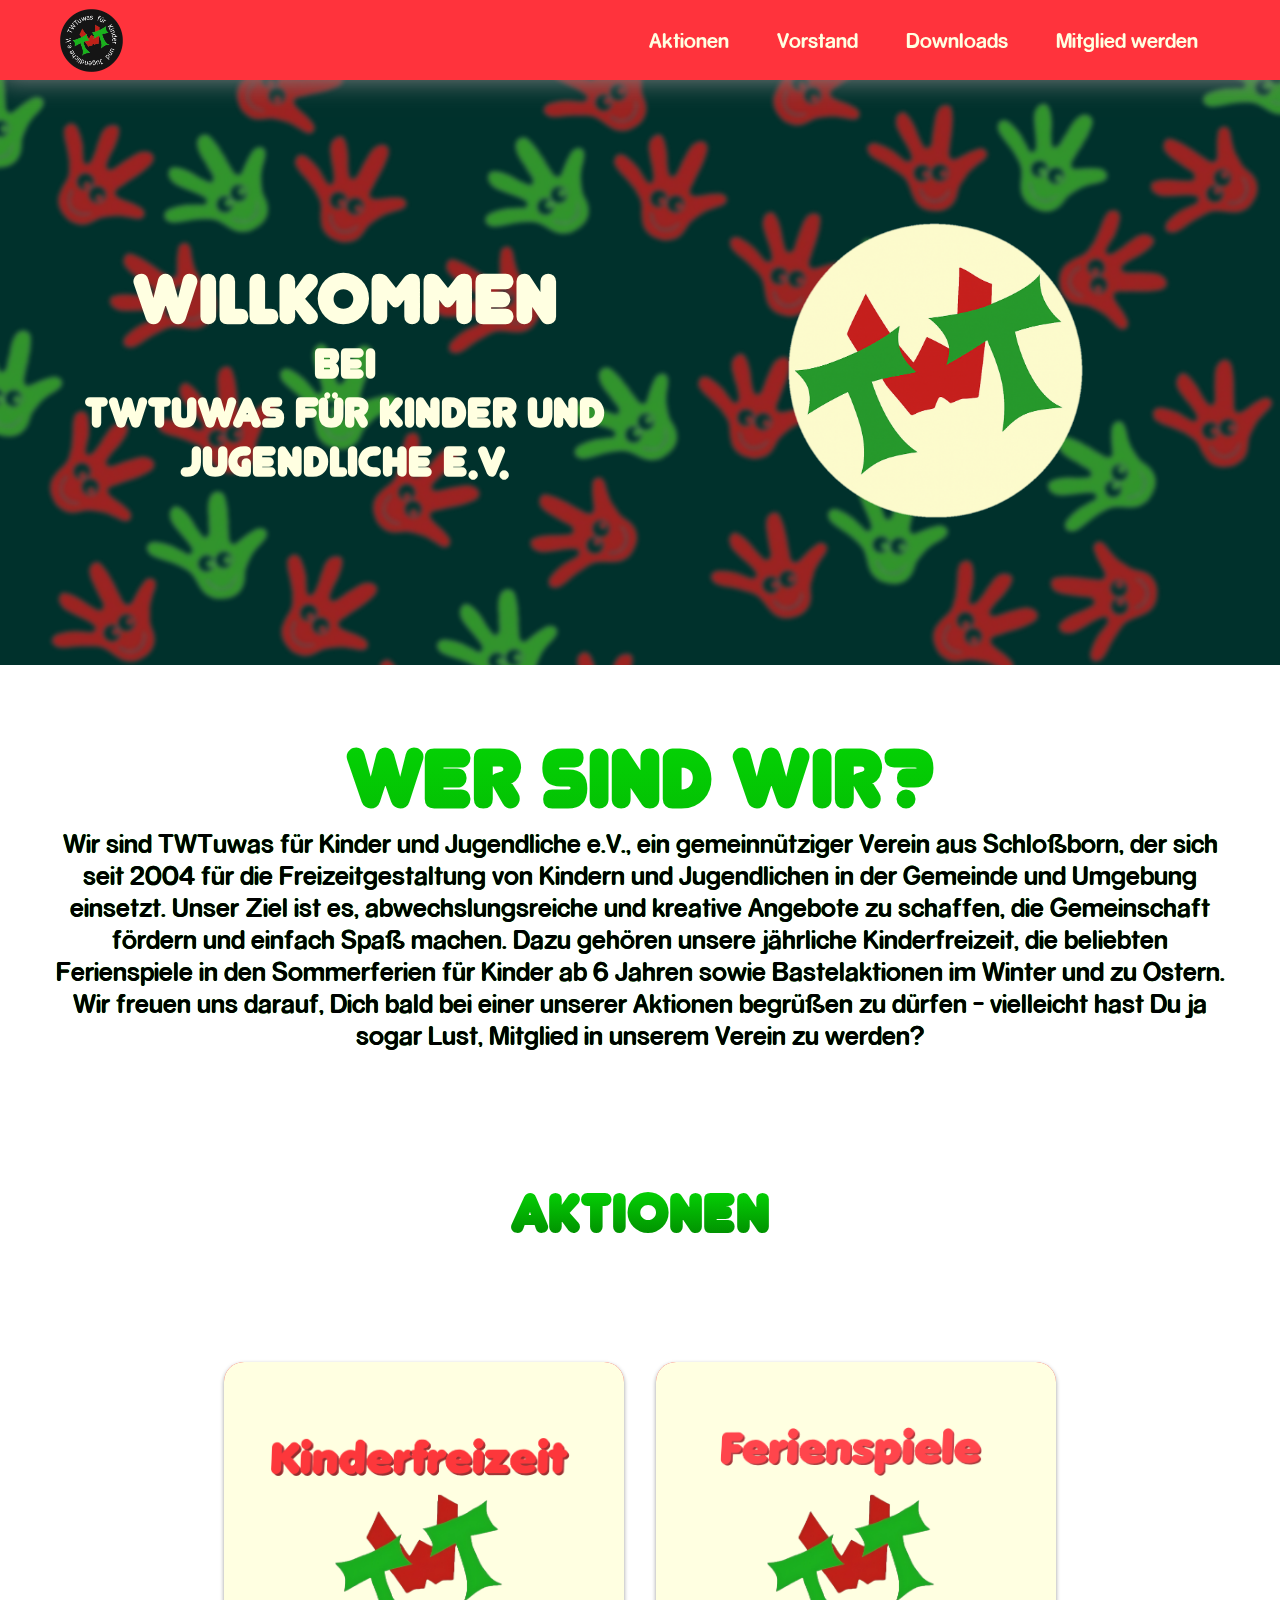
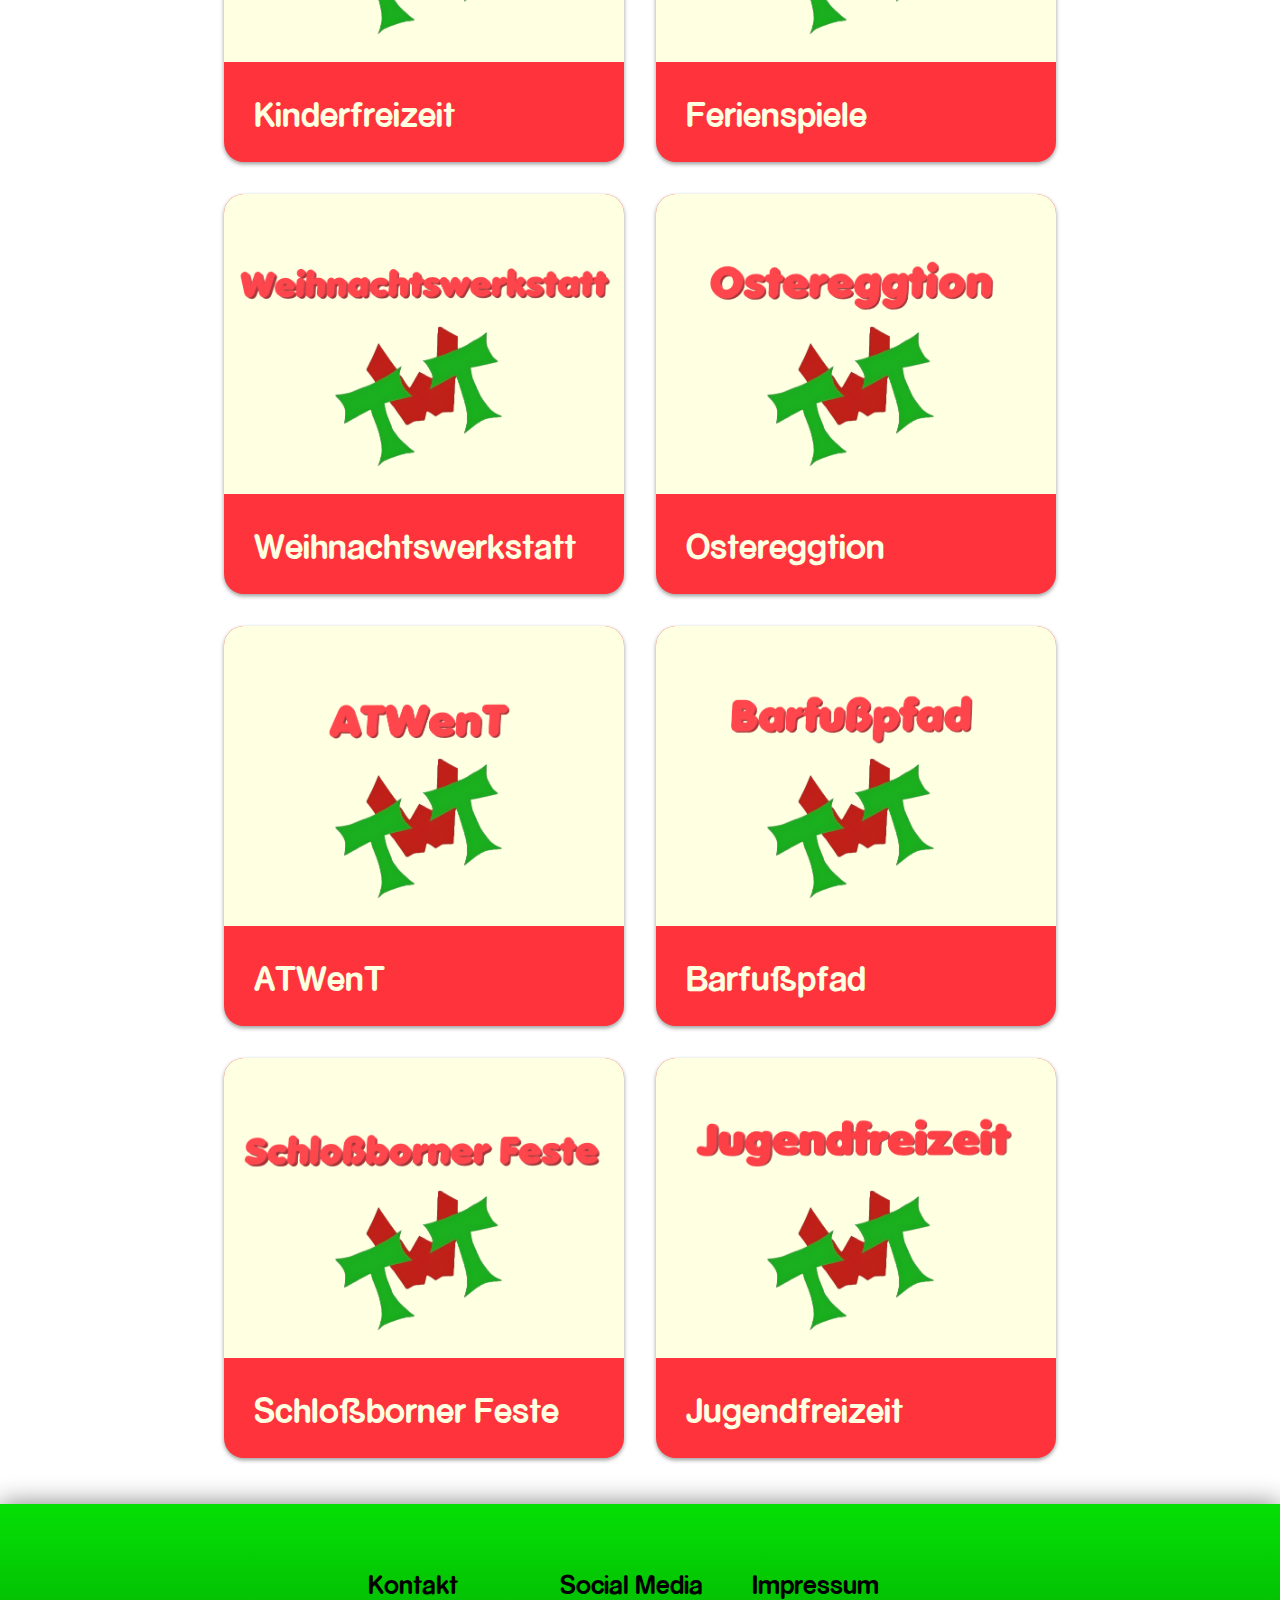
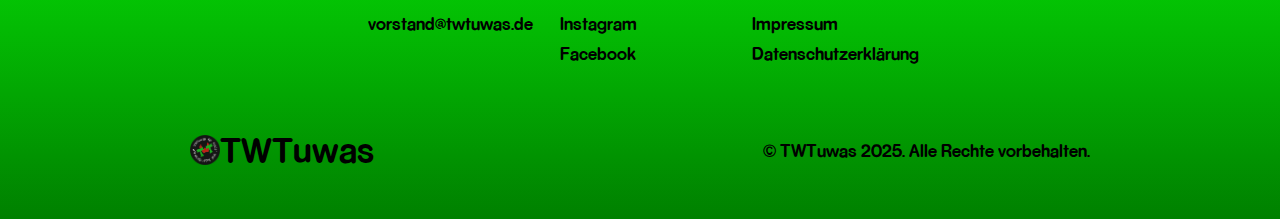
<file: index.html>
<!DOCTYPE html>
<html lang="de">
<head>
    <meta charset="UTF-8">
    <link rel="shortcut icon" type="x-icon" href="images/logo.png">
    <meta name="viewport" content="width=device-width, initial-scale=1.0">
    <title>Twtuwas für Kinder und Jugendliche e.V.</title>
    <link rel="stylesheet" href="styles.css">
</head>
<body>


    <nav class="navbar">
            <div class="navbar__container">
                <a href="/" id="navbar__logo"> <img src="images/logo.png" alt="logo"></a>
                <div class="navbar__toggle" id="mobile-menu">
                    <span class="bar"></span>
                    <span class="bar"></span>
                    <span class="bar"></span>
                </div>
                <ul class="navbar__menu">
                    <li class="navbar__item"><a href="#actions" class="navbar__links">Aktionen</a>
                                <ul class="dropdown-ul">
                                    <li><a href="Kinderfreizeit.html" class="navbar__links">Kinderfreizeit</a></li>
                                    <li><a href="Ferienspiele.html" class="navbar__links">Ferienspiele</a></li>
                                    <li><a href="Weihnachtswerkstatt.html" class="navbar__links">Weihnachtswerkstatt</a></li>
                                    <li><a href="Ostereggtion.html" class="navbar__links">Ostereggtion</a></li>
                                    <li><a href="ATWenT.html" class="navbar__links">ATWenT</a></li>
                                    <li><a href="Barfußpfad.html" class="navbar__links">Barfußpfad</a></li>
                                    <li><a href="SchloboFeste.html" class="navbar__links">Schloßborner Feste</a></li>
                                    <li><a href="Jugendfreizeit.html" class="navbar__links">Jugendfreizeit</a></li>
                                </ul>
                    </li>
                    <li class="navbar__item">
                        <a href="Vorstand.html" class="navbar__links">Vorstand</a>
                    </li>
                    <li class="navbar__item">
                        <a href="Downloads.html" class="navbar__links">Downloads</a>
                    </li>
                    <li class="navbar__item">
                        <a href="Mitgliedsantrag.html" class="navbar__links">Mitglied werden</a>
                    </li>
                </ul>
            </div>
        </nav>

    
    <div class="main">
        <div class="main__image"></div>
        <div class="main__container">
            <div class="main__content">
                <div class="main__image"></div>
                <h1>WILLKOMMEN</h1>
                <h2>bei</h2>  
                <h2>TWTuwas für Kinder und Jugendliche e.V.</h2>             
            </div>
            <div class="main__image--container">
                <img src="images/LogoHome.png" alt="pic" id="main__img">
            </div>
        </div>
    </div>

    <section id="intro"></section>
        <div class="intro__container">
            <div class="intro">
                <h1>Wer sind wir?</h1>
                <p>Wir sind TWTuwas für Kinder und Jugendliche e.V., ein gemeinnütziger Verein aus Schloßborn, der sich seit 2004 für die Freizeitgestaltung von Kindern und Jugendlichen in der 
                    Gemeinde und Umgebung einsetzt. Unser Ziel ist es, abwechslungsreiche und kreative Angebote zu schaffen, die Gemeinschaft fördern und einfach Spaß machen. Dazu gehören unsere 
                    jährliche Kinderfreizeit, die beliebten Ferienspiele in den Sommerferien für Kinder ab 6 Jahren sowie Bastelaktionen im Winter und zu Ostern. Wir freuen uns darauf, Dich bald 
                    bei einer unserer Aktionen begrüßen zu dürfen - vielleicht hast Du ja sogar Lust, Mitglied in unserem Verein zu werden?
                </p>
            </div>
        </div>
    

    <section class="actions" id="actions">
        <h1>Aktionen</h1>
        <div class="actions__container">
            <a href="Kinderfreizeit.html">
                <div class="actions__card">
                    <img src="images/Kinderfreizeit.png">
                    <h2>Kinderfreizeit</h2>
                </div>
            </a>
            <a href="Ferienspiele.html">
                <div class="actions__card" id="one">
                    <img src="images/Ferienspiele.png">
                    <h2>Ferienspiele</h2>
                   
                </div>
            </a>
            <a href="Weihnachtswerkstatt.html">
                <div class="actions__card" id="two">
                    <img src="images/Weihnachtswerkstatt.png">
                    <h2>Weihnachtswerkstatt</h2>
                </div>
            </a>
            <a href="Ostereggtion.html">
                <div class="actions__card" id="three">
                    <img src="images/Ostereggtion.png">
                    <h2>Ostereggtion</h2>
                </div>
            </a>
            <a href="ATWenT.html">
                <div class="actions__card" id="four">
                    <img src="images/Atwent.png">
                    <h2>ATWenT</h2>
                </div>
            </a>
            <a href="Barfußpfad.html">
                <div class="actions__card" id="five">
                    <img src="images/Barfußpfad.png">
                    <h2>Barfußpfad</h2>
                </div>
            </a>
            <a href="SchloboFeste.html">
                <div class="actions__card" id="five">
                    <img src="images/SchloßbornerFeste.png">
                    <h2>Schloßborner Feste</h2>
                </div>
            </a>
            <a href="Jugendfreizeit.html">
                <div class="actions__card" id="five">
                    <img src="images/Jugendfreizeit.png">
                    <h2>Jugendfreizeit</h2>
                </div>
            </a>
        </div>
    </section>
    

   
    <div class="footer__container">
        <div class="footer__links">
            <div class="footer__link--wrapper">
                <div class="footer__link--items">
                    <h2>Kontakt</h2>
                    <a href="mailto:vorstand@twtuwas.de">vorstand@twtuwas.de</a>
                </div>
                <div class="footer__link--items">
                    <h2>Social Media</h2>
                    <a href="https://www.instagram.com/twtuwas/" target="_blank">Instagram</a>
                    <a href="https://www.facebook.com/people/TWTuwas-f%C3%BCr-Kinder-und-Jugendliche-eV-Schlo%C3%9Fborn/100064473408652/?locale=de_DE" target="_blank">Facebook</a>
                </div>
                <div class="footer__link--items">
                    <h2>Impressum</h2>
                    <a href="Impressum.html" target="_blank">Impressum</a>
                    <a href="Datenschutz.html" target="_blank">Datenschutzerklärung</a>
                </div>
            </div>
        </div>
        <div class="social__media">
            <div class="social__media--wrap">
                <div class="footer__logo">
                    <a href="index.html" id="footer__logo"><img src="images/logo.png" alt="logo">
                      TWTuwas 
                    </a>
                </div>
                <p class="website__rights">© TWTuwas 2025. Alle Rechte vorbehalten.</p>
            </div>
        </div>
    </div>

    <script src="app.js" ></script>
</body>
</html>
</file>
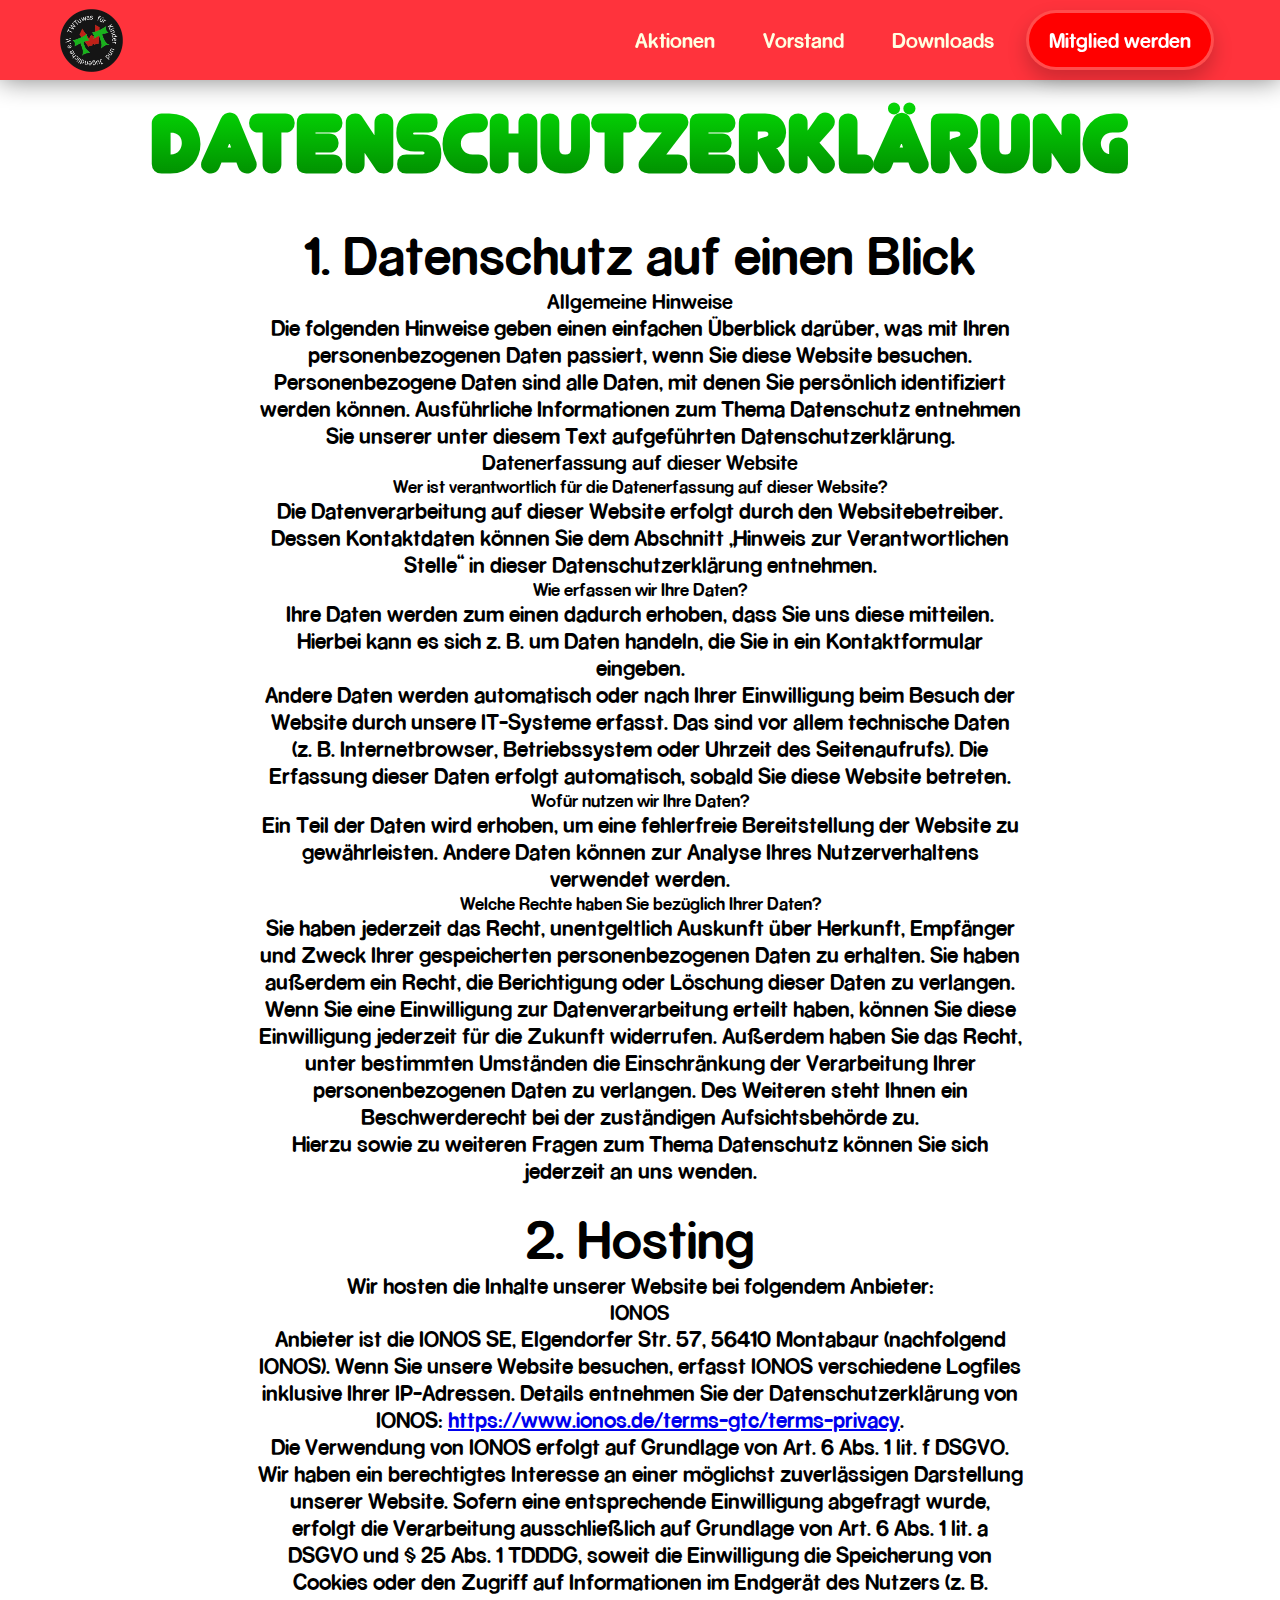
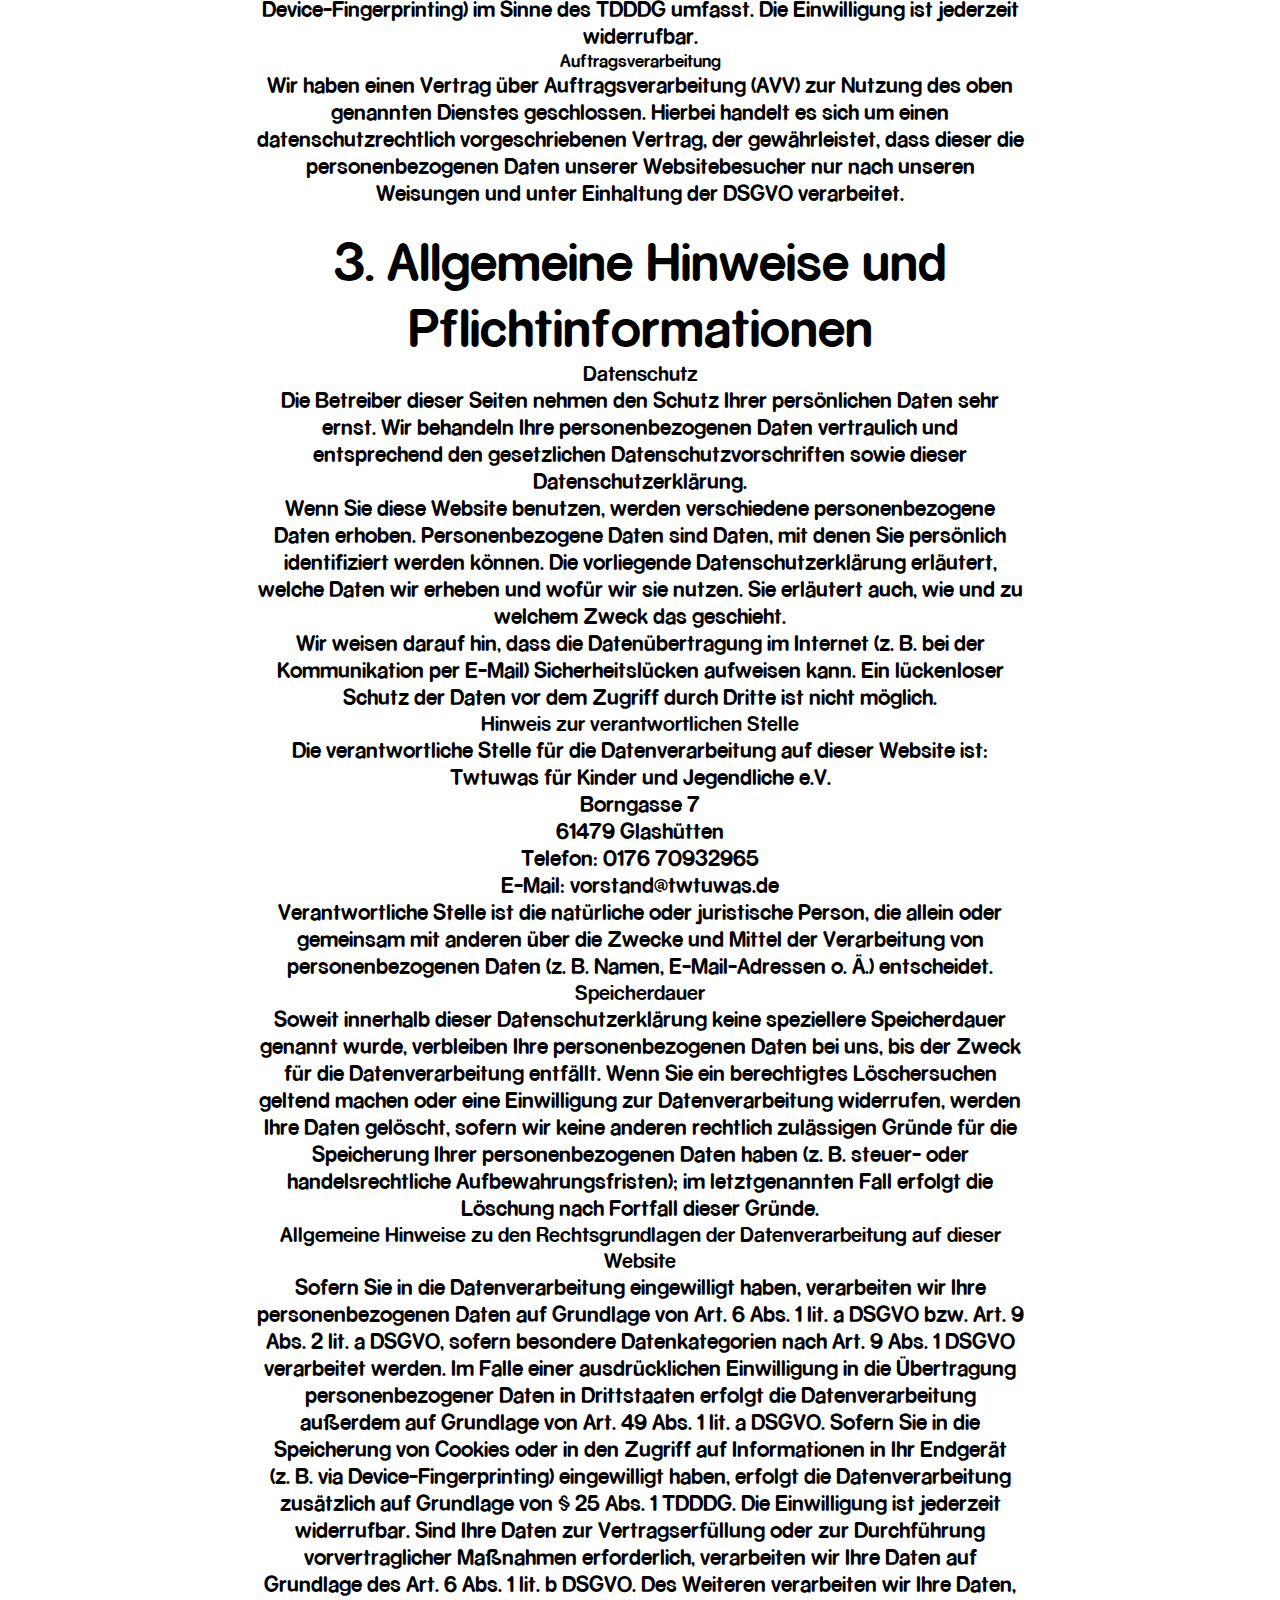
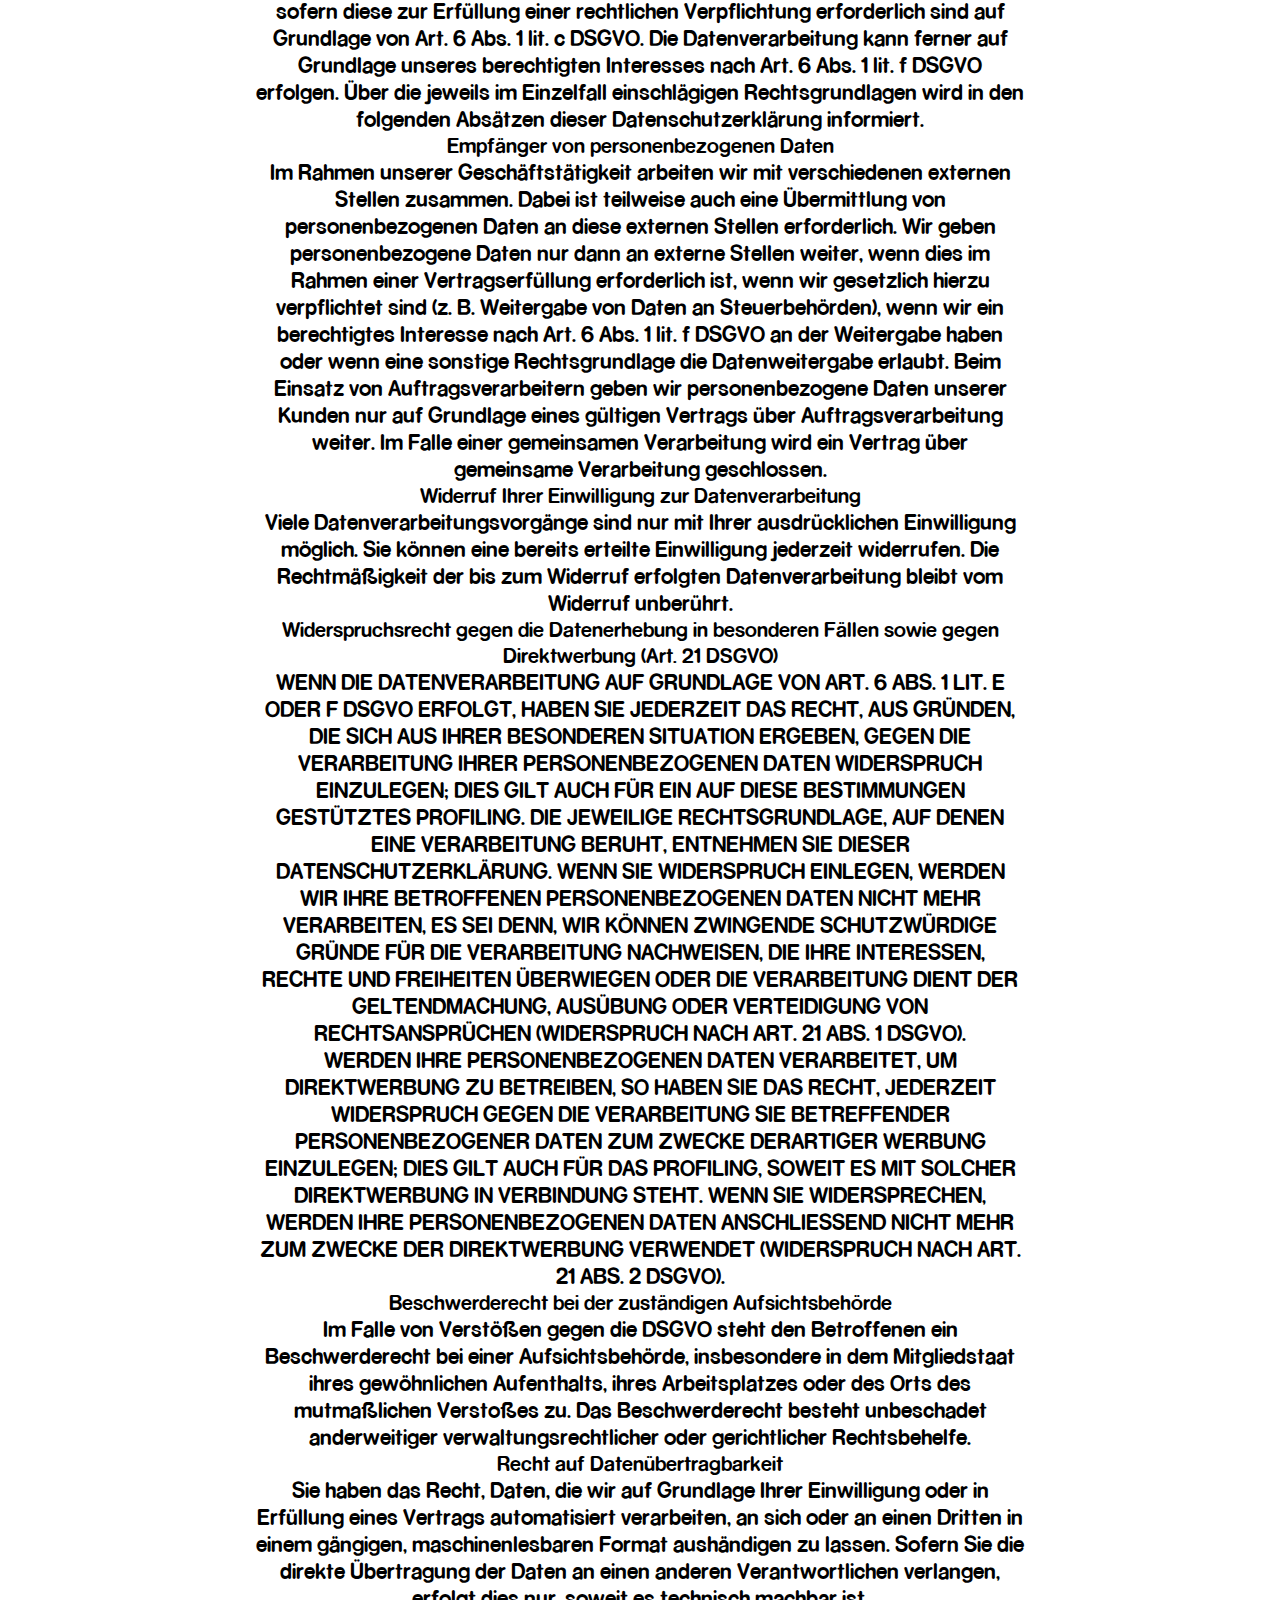
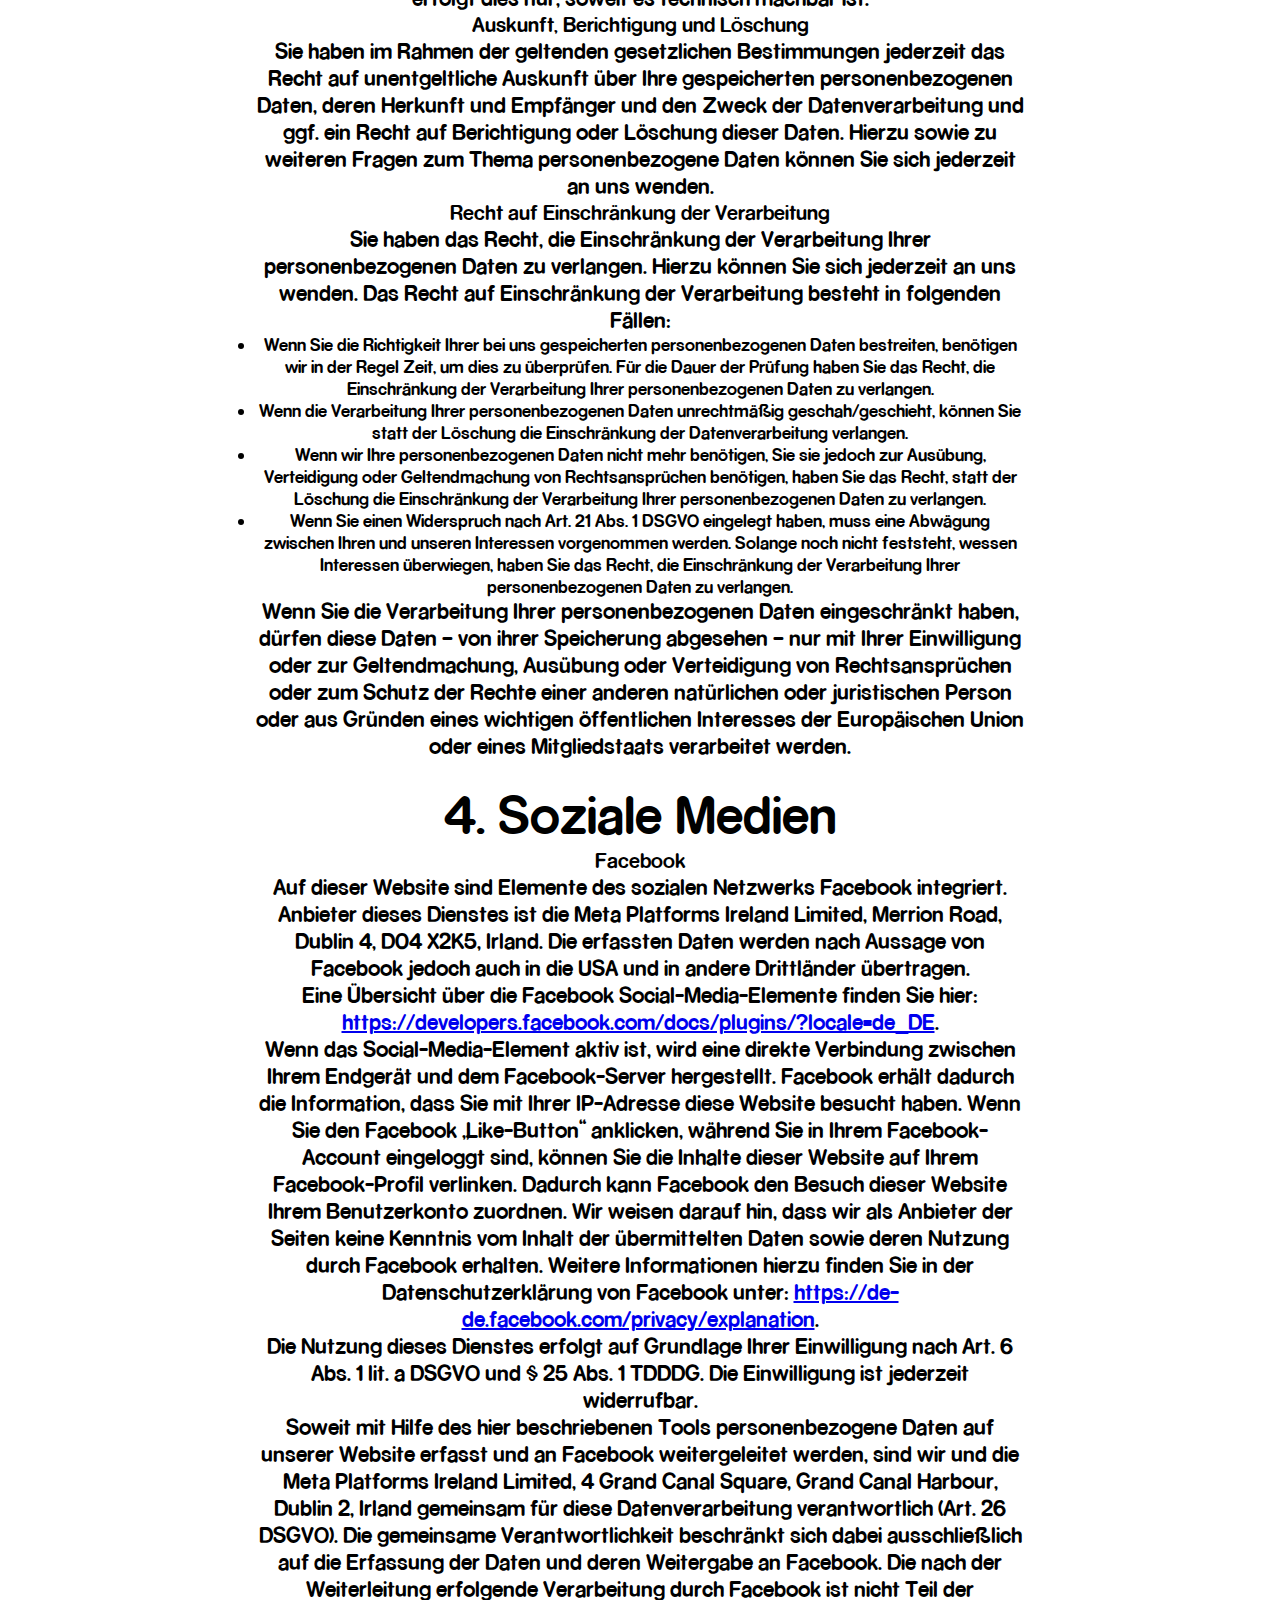
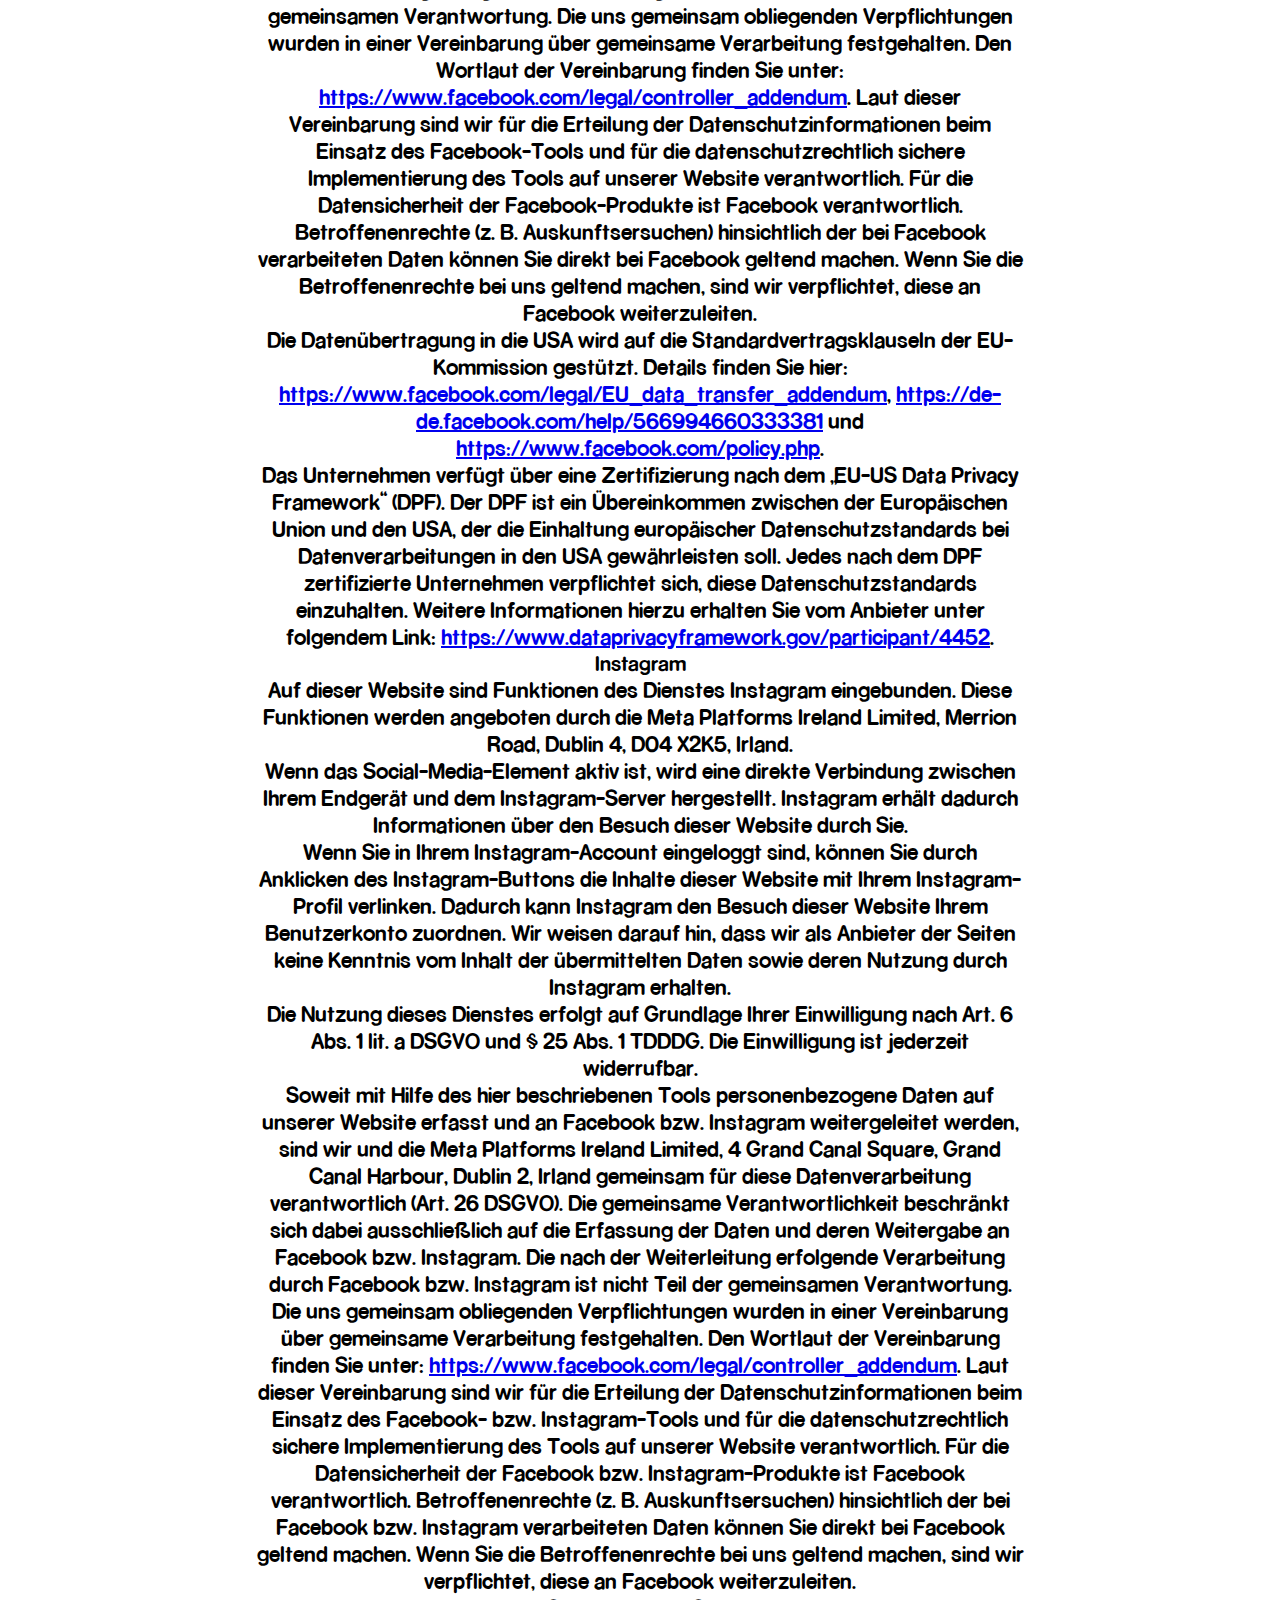
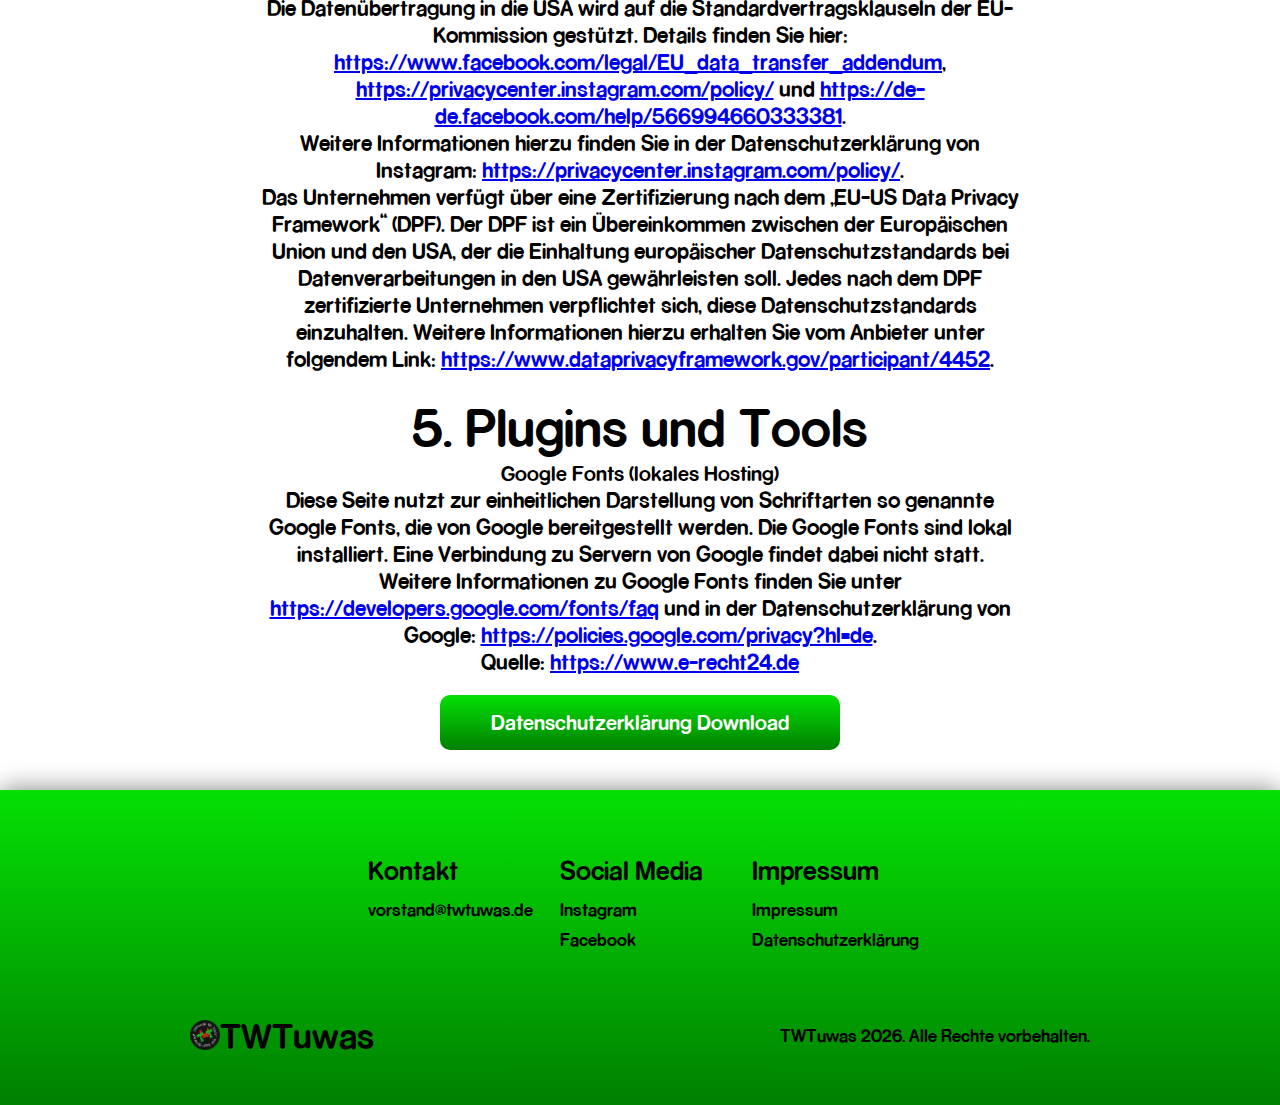
<file: Datenschutz.html>
<!DOCTYPE html>
<html lang="de">
<head>
    <meta charset="UTF-8">
    <link rel="shortcut icon" type="x-icon" href="images/logo.png">
    <meta name="viewport" content="width=device-width, initial-scale=1.0">
    <title>Twtuwas für Kinder und Jugendliche e.V.</title>
    <link rel="stylesheet" href="styles.css">
</head>
<body>

        <nav class="navbar">
            <div class="navbar__container">
                <a href="/" id="navbar__logo"> <img src="images/logo.png" alt="logo"></a>
                <div class="navbar__toggle" id="mobile-menu">
                    <span class="bar"></span>
                    <span class="bar"></span>
                    <span class="bar"></span>
                </div>
                <ul class="navbar__menu">
                    <li class="navbar__item"><a href="index.html#actions" class="navbar__links">Aktionen</a>
                                <ul class="dropdown-ul">
                                    <li><a href="Kinderfreizeit.html" class="navbar__links">Kinderfreizeit</a></li>
                                    <li><a href="Ferienspiele.html" class="navbar__links">Ferienspiele</a></li>
                                    <li><a href="Weihnachtswerkstatt.html" class="navbar__links">Weihnachtswerkstatt</a></li>
                                    <li><a href="Ostereggtion.html" class="navbar__links">Ostereggtion</a></li>
                                    <li><a href="ATWenT.html" class="navbar__links">ATWenT</a></li>
                                    <li><a href="Barfußpfad.html" class="navbar__links">Barfußpfad</a></li>
                                    <li><a href="SchloboFeste.html" class="navbar__links">Schloßborner Feste</a></li>
                                    <li><a href="Jugendfreizeit.html" class="navbar__links">Jugendfreizeit</a></li>
                                </ul>
                    </li>
                    <li class="navbar__item">
                        <a href="Vorstand.html" class="navbar__links">Vorstand</a>
                    </li>
                    <li class="navbar__item">
                        <a href="Downloads.html" class="navbar__links">Downloads</a>
                    </li>
                    <li class="navbar__item">
                        <a href="/files/Mitgliedsantrag.pdf" class="navbar__links highlight">Mitglied werden</a>
                    </li>
                </ul>
            </div>
        </nav>
        <div class="content">

    

    <div class="headline__aktion">
        <h2>Datenschutzerklärung</h2>
    </div>

    <div class="aktion__wrapper">
        <div class="aktion__content">
            <div class="text__box">
                <h2>1. Datenschutz auf einen Blick</h2>
                <h3>Allgemeine Hinweise</h3> <p>Die folgenden Hinweise geben einen einfachen &Uuml;berblick dar&uuml;ber, was mit Ihren personenbezogenen Daten passiert, wenn Sie diese Website besuchen. Personenbezogene Daten sind alle Daten, mit denen Sie pers&ouml;nlich identifiziert werden k&ouml;nnen. Ausf&uuml;hrliche Informationen zum Thema Datenschutz entnehmen Sie unserer unter diesem Text aufgef&uuml;hrten Datenschutzerkl&auml;rung.</p>
                <h3>Datenerfassung auf dieser Website</h3> <h4>Wer ist verantwortlich f&uuml;r die Datenerfassung auf dieser Website?</h4> <p>Die Datenverarbeitung auf dieser Website erfolgt durch den Websitebetreiber. Dessen Kontaktdaten k&ouml;nnen Sie dem Abschnitt &bdquo;Hinweis zur Verantwortlichen Stelle&ldquo; in dieser Datenschutzerkl&auml;rung entnehmen.</p> <h4>Wie erfassen wir Ihre Daten?</h4> <p>Ihre Daten werden zum einen dadurch erhoben, dass Sie uns diese mitteilen. Hierbei kann es sich z.&nbsp;B. um Daten handeln, die Sie in ein Kontaktformular eingeben.</p> <p>Andere Daten werden automatisch oder nach Ihrer Einwilligung beim Besuch der Website durch unsere IT-Systeme erfasst. Das sind vor allem technische Daten (z.&nbsp;B. Internetbrowser, Betriebssystem oder Uhrzeit des Seitenaufrufs). Die Erfassung dieser Daten erfolgt automatisch, sobald Sie diese Website betreten.</p> <h4>Wof&uuml;r nutzen wir Ihre Daten?</h4> <p>Ein Teil der Daten wird erhoben, um eine fehlerfreie Bereitstellung der Website zu gew&auml;hrleisten. Andere Daten k&ouml;nnen zur Analyse Ihres Nutzerverhaltens verwendet werden.</p> <h4>Welche Rechte haben Sie bez&uuml;glich Ihrer Daten?</h4> <p>Sie haben jederzeit das Recht, unentgeltlich Auskunft &uuml;ber Herkunft, Empf&auml;nger und Zweck Ihrer gespeicherten personenbezogenen Daten zu erhalten. Sie haben au&szlig;erdem ein Recht, die Berichtigung oder L&ouml;schung dieser Daten zu verlangen. Wenn Sie eine Einwilligung zur Datenverarbeitung erteilt haben, k&ouml;nnen Sie diese Einwilligung jederzeit f&uuml;r die Zukunft widerrufen. Au&szlig;erdem haben Sie das Recht, unter bestimmten Umst&auml;nden die Einschr&auml;nkung der Verarbeitung Ihrer personenbezogenen Daten zu verlangen. Des Weiteren steht Ihnen ein Beschwerderecht bei der zust&auml;ndigen Aufsichtsbeh&ouml;rde zu.</p> <p>Hierzu sowie zu weiteren Fragen zum Thema Datenschutz k&ouml;nnen Sie sich jederzeit an uns wenden.</p>
                
                <br />
                <h2>2. Hosting</h2>
                <p>Wir hosten die Inhalte unserer Website bei folgendem Anbieter:</p>
                <h3>IONOS</h3> <p>Anbieter ist die IONOS SE, Elgendorfer Str. 57, 56410 Montabaur (nachfolgend IONOS). Wenn Sie unsere Website besuchen, erfasst IONOS verschiedene Logfiles inklusive Ihrer IP-Adressen. Details entnehmen Sie der Datenschutzerkl&auml;rung von IONOS: <a href="https://www.ionos.de/terms-gtc/terms-privacy" target="_blank" rel="noopener noreferrer">https://www.ionos.de/terms-gtc/terms-privacy</a>.</p> <p>Die Verwendung von IONOS erfolgt auf Grundlage von Art. 6 Abs. 1 lit. f DSGVO. Wir haben ein berechtigtes Interesse an einer m&ouml;glichst zuverl&auml;ssigen Darstellung unserer Website. Sofern eine entsprechende Einwilligung abgefragt wurde, erfolgt die Verarbeitung ausschlie&szlig;lich auf Grundlage von Art. 6 Abs. 1 lit. a DSGVO und &sect; 25 Abs. 1 TDDDG, soweit die Einwilligung die Speicherung von Cookies oder den Zugriff auf Informationen im Endger&auml;t des Nutzers (z.&nbsp;B. Device-Fingerprinting) im Sinne des TDDDG umfasst. Die Einwilligung ist jederzeit widerrufbar.</p>

                <h4>Auftragsverarbeitung</h4> <p>Wir haben einen Vertrag &uuml;ber Auftragsverarbeitung (AVV) zur Nutzung des oben genannten Dienstes geschlossen. Hierbei handelt es sich um einen datenschutzrechtlich vorgeschriebenen Vertrag, der gew&auml;hrleistet, dass dieser die personenbezogenen Daten unserer Websitebesucher nur nach unseren Weisungen und unter Einhaltung der DSGVO verarbeitet.</p>
                
                <br />
                <h2>3. Allgemeine Hinweise und Pflicht&shy;informationen</h2>
                <h3>Datenschutz</h3> <p>Die Betreiber dieser Seiten nehmen den Schutz Ihrer pers&ouml;nlichen Daten sehr ernst. Wir behandeln Ihre personenbezogenen Daten vertraulich und entsprechend den gesetzlichen Datenschutzvorschriften sowie dieser Datenschutzerkl&auml;rung.</p> <p>Wenn Sie diese Website benutzen, werden verschiedene personenbezogene Daten erhoben. Personenbezogene Daten sind Daten, mit denen Sie pers&ouml;nlich identifiziert werden k&ouml;nnen. Die vorliegende Datenschutzerkl&auml;rung erl&auml;utert, welche Daten wir erheben und wof&uuml;r wir sie nutzen. Sie erl&auml;utert auch, wie und zu welchem Zweck das geschieht.</p> <p>Wir weisen darauf hin, dass die Daten&uuml;bertragung im Internet (z.&nbsp;B. bei der Kommunikation per E-Mail) Sicherheitsl&uuml;cken aufweisen kann. Ein l&uuml;ckenloser Schutz der Daten vor dem Zugriff durch Dritte ist nicht m&ouml;glich.</p>
                <h3>Hinweis zur verantwortlichen Stelle</h3> <p>Die verantwortliche Stelle f&uuml;r die Datenverarbeitung auf dieser Website ist:</p> <p>Twtuwas f&uuml;r Kinder und Jegendliche e.V.<br />
                Borngasse 7<br />
                61479 Glash&uuml;tten</p>

                <p>Telefon: 0176 70932965<br />
                E-Mail: vorstand@twtuwas.de</p>
                <p>Verantwortliche Stelle ist die nat&uuml;rliche oder juristische Person, die allein oder gemeinsam mit anderen &uuml;ber die Zwecke und Mittel der Verarbeitung von personenbezogenen Daten (z.&nbsp;B. Namen, E-Mail-Adressen o. &Auml;.) entscheidet.</p>

                <h3>Speicherdauer</h3> <p>Soweit innerhalb dieser Datenschutzerkl&auml;rung keine speziellere Speicherdauer genannt wurde, verbleiben Ihre personenbezogenen Daten bei uns, bis der Zweck f&uuml;r die Datenverarbeitung entf&auml;llt. Wenn Sie ein berechtigtes L&ouml;schersuchen geltend machen oder eine Einwilligung zur Datenverarbeitung widerrufen, werden Ihre Daten gel&ouml;scht, sofern wir keine anderen rechtlich zul&auml;ssigen Gr&uuml;nde f&uuml;r die Speicherung Ihrer personenbezogenen Daten haben (z.&nbsp;B. steuer- oder handelsrechtliche Aufbewahrungsfristen); im letztgenannten Fall erfolgt die L&ouml;schung nach Fortfall dieser Gr&uuml;nde.</p>
                <h3>Allgemeine Hinweise zu den Rechtsgrundlagen der Datenverarbeitung auf dieser Website</h3> <p>Sofern Sie in die Datenverarbeitung eingewilligt haben, verarbeiten wir Ihre personenbezogenen Daten auf Grundlage von Art. 6 Abs. 1 lit. a DSGVO bzw. Art. 9 Abs. 2 lit. a DSGVO, sofern besondere Datenkategorien nach Art. 9 Abs. 1 DSGVO verarbeitet werden. Im Falle einer ausdr&uuml;cklichen Einwilligung in die &Uuml;bertragung personenbezogener Daten in Drittstaaten erfolgt die Datenverarbeitung au&szlig;erdem auf Grundlage von Art. 49 Abs. 1 lit. a DSGVO. Sofern Sie in die Speicherung von Cookies oder in den Zugriff auf Informationen in Ihr Endger&auml;t (z.&nbsp;B. via Device-Fingerprinting) eingewilligt haben, erfolgt die Datenverarbeitung zus&auml;tzlich auf Grundlage von &sect; 25 Abs. 1 TDDDG. Die Einwilligung ist jederzeit widerrufbar. Sind Ihre Daten zur Vertragserf&uuml;llung oder zur Durchf&uuml;hrung vorvertraglicher Ma&szlig;nahmen erforderlich, verarbeiten wir Ihre Daten auf Grundlage des Art. 6 Abs. 1 lit. b DSGVO. Des Weiteren verarbeiten wir Ihre Daten, sofern diese zur Erf&uuml;llung einer rechtlichen Verpflichtung erforderlich sind auf Grundlage von Art. 6 Abs. 1 lit. c DSGVO. Die Datenverarbeitung kann ferner auf Grundlage unseres berechtigten Interesses nach Art. 6 Abs. 1 lit. f DSGVO erfolgen. &Uuml;ber die jeweils im Einzelfall einschl&auml;gigen Rechtsgrundlagen wird in den folgenden Abs&auml;tzen dieser Datenschutzerkl&auml;rung informiert.</p>
                <h3>Empfänger von personenbezogenen Daten</h3> <p>Im Rahmen unserer Gesch&auml;ftst&auml;tigkeit arbeiten wir mit verschiedenen externen Stellen zusammen. Dabei ist teilweise auch eine &Uuml;bermittlung von personenbezogenen Daten an diese externen Stellen erforderlich. Wir geben personenbezogene Daten nur dann an externe Stellen weiter, wenn dies im Rahmen einer Vertragserf&uuml;llung erforderlich ist, wenn wir gesetzlich hierzu verpflichtet sind (z.&nbsp;B. Weitergabe von Daten an Steuerbeh&ouml;rden), wenn wir ein berechtigtes Interesse nach Art. 6 Abs. 1 lit. f DSGVO an der Weitergabe haben oder wenn eine sonstige Rechtsgrundlage die Datenweitergabe erlaubt. Beim Einsatz von Auftragsverarbeitern geben wir personenbezogene Daten unserer Kunden nur auf Grundlage eines g&uuml;ltigen Vertrags &uuml;ber Auftragsverarbeitung weiter. Im Falle einer gemeinsamen Verarbeitung wird ein Vertrag &uuml;ber gemeinsame Verarbeitung geschlossen.</p>
                <h3>Widerruf Ihrer Einwilligung zur Datenverarbeitung</h3> <p>Viele Datenverarbeitungsvorg&auml;nge sind nur mit Ihrer ausdr&uuml;cklichen Einwilligung m&ouml;glich. Sie k&ouml;nnen eine bereits erteilte Einwilligung jederzeit widerrufen. Die Rechtm&auml;&szlig;igkeit der bis zum Widerruf erfolgten Datenverarbeitung bleibt vom Widerruf unber&uuml;hrt.</p>
                <h3>Widerspruchsrecht gegen die Datenerhebung in besonderen F&auml;llen sowie gegen Direktwerbung (Art. 21 DSGVO)</h3> <p>WENN DIE DATENVERARBEITUNG AUF GRUNDLAGE VON ART. 6 ABS. 1 LIT. E ODER F DSGVO ERFOLGT, HABEN SIE JEDERZEIT DAS RECHT, AUS GR&Uuml;NDEN, DIE SICH AUS IHRER BESONDEREN SITUATION ERGEBEN, GEGEN DIE VERARBEITUNG IHRER PERSONENBEZOGENEN DATEN WIDERSPRUCH EINZULEGEN; DIES GILT AUCH F&Uuml;R EIN AUF DIESE BESTIMMUNGEN GEST&Uuml;TZTES PROFILING. DIE JEWEILIGE RECHTSGRUNDLAGE, AUF DENEN EINE VERARBEITUNG BERUHT, ENTNEHMEN SIE DIESER DATENSCHUTZERKL&Auml;RUNG. WENN SIE WIDERSPRUCH EINLEGEN, WERDEN WIR IHRE BETROFFENEN PERSONENBEZOGENEN DATEN NICHT MEHR VERARBEITEN, ES SEI DENN, WIR K&Ouml;NNEN ZWINGENDE SCHUTZW&Uuml;RDIGE GR&Uuml;NDE F&Uuml;R DIE VERARBEITUNG NACHWEISEN, DIE IHRE INTERESSEN, RECHTE UND FREIHEITEN &Uuml;BERWIEGEN ODER DIE VERARBEITUNG DIENT DER GELTENDMACHUNG, AUS&Uuml;BUNG ODER VERTEIDIGUNG VON RECHTSANSPR&Uuml;CHEN (WIDERSPRUCH NACH ART. 21 ABS. 1 DSGVO).</p> <p>WERDEN IHRE PERSONENBEZOGENEN DATEN VERARBEITET, UM DIREKTWERBUNG ZU BETREIBEN, SO HABEN SIE DAS RECHT, JEDERZEIT WIDERSPRUCH GEGEN DIE VERARBEITUNG SIE BETREFFENDER PERSONENBEZOGENER DATEN ZUM ZWECKE DERARTIGER WERBUNG EINZULEGEN; DIES GILT AUCH F&Uuml;R DAS PROFILING, SOWEIT ES MIT SOLCHER DIREKTWERBUNG IN VERBINDUNG STEHT. WENN SIE WIDERSPRECHEN, WERDEN IHRE PERSONENBEZOGENEN DATEN ANSCHLIESSEND NICHT MEHR ZUM ZWECKE DER DIREKTWERBUNG VERWENDET (WIDERSPRUCH NACH ART. 21 ABS. 2 DSGVO).</p>
                <h3>Beschwerde&shy;recht bei der zust&auml;ndigen Aufsichts&shy;beh&ouml;rde</h3> <p>Im Falle von Verst&ouml;&szlig;en gegen die DSGVO steht den Betroffenen ein Beschwerderecht bei einer Aufsichtsbeh&ouml;rde, insbesondere in dem Mitgliedstaat ihres gew&ouml;hnlichen Aufenthalts, ihres Arbeitsplatzes oder des Orts des mutma&szlig;lichen Versto&szlig;es zu. Das Beschwerderecht besteht unbeschadet anderweitiger verwaltungsrechtlicher oder gerichtlicher Rechtsbehelfe.</p>
                <h3>Recht auf Daten&shy;&uuml;bertrag&shy;barkeit</h3> <p>Sie haben das Recht, Daten, die wir auf Grundlage Ihrer Einwilligung oder in Erf&uuml;llung eines Vertrags automatisiert verarbeiten, an sich oder an einen Dritten in einem g&auml;ngigen, maschinenlesbaren Format aush&auml;ndigen zu lassen. Sofern Sie die direkte &Uuml;bertragung der Daten an einen anderen Verantwortlichen verlangen, erfolgt dies nur, soweit es technisch machbar ist.</p>
                <h3>Auskunft, Berichtigung und L&ouml;schung</h3> <p>Sie haben im Rahmen der geltenden gesetzlichen Bestimmungen jederzeit das Recht auf unentgeltliche Auskunft &uuml;ber Ihre gespeicherten personenbezogenen Daten, deren Herkunft und Empf&auml;nger und den Zweck der Datenverarbeitung und ggf. ein Recht auf Berichtigung oder L&ouml;schung dieser Daten. Hierzu sowie zu weiteren Fragen zum Thema personenbezogene Daten k&ouml;nnen Sie sich jederzeit an uns wenden.</p>
                <h3>Recht auf Einschr&auml;nkung der Verarbeitung</h3> <p>Sie haben das Recht, die Einschr&auml;nkung der Verarbeitung Ihrer personenbezogenen Daten zu verlangen. Hierzu k&ouml;nnen Sie sich jederzeit an uns wenden. Das Recht auf Einschr&auml;nkung der Verarbeitung besteht in folgenden F&auml;llen:</p> <ul> <li>Wenn Sie die Richtigkeit Ihrer bei uns gespeicherten personenbezogenen Daten bestreiten, ben&ouml;tigen wir in der Regel Zeit, um dies zu &uuml;berpr&uuml;fen. F&uuml;r die Dauer der Pr&uuml;fung haben Sie das Recht, die Einschr&auml;nkung der Verarbeitung Ihrer personenbezogenen Daten zu verlangen.</li> <li>Wenn die Verarbeitung Ihrer personenbezogenen Daten unrechtm&auml;&szlig;ig geschah/geschieht, k&ouml;nnen Sie statt der L&ouml;schung die Einschr&auml;nkung der Datenverarbeitung verlangen.</li> <li>Wenn wir Ihre personenbezogenen Daten nicht mehr ben&ouml;tigen, Sie sie jedoch zur Aus&uuml;bung, Verteidigung oder Geltendmachung von Rechtsanspr&uuml;chen ben&ouml;tigen, haben Sie das Recht, statt der L&ouml;schung die Einschr&auml;nkung der Verarbeitung Ihrer personenbezogenen Daten zu verlangen.</li> <li>Wenn Sie einen Widerspruch nach Art. 21 Abs. 1 DSGVO eingelegt haben, muss eine Abw&auml;gung zwischen Ihren und unseren Interessen vorgenommen werden. Solange noch nicht feststeht, wessen Interessen &uuml;berwiegen, haben Sie das Recht, die Einschr&auml;nkung der Verarbeitung Ihrer personenbezogenen Daten zu verlangen.</li> </ul> <p>Wenn Sie die Verarbeitung Ihrer personenbezogenen Daten eingeschr&auml;nkt haben, d&uuml;rfen diese Daten &ndash; von ihrer Speicherung abgesehen &ndash; nur mit Ihrer Einwilligung oder zur Geltendmachung, Aus&uuml;bung oder Verteidigung von Rechtsanspr&uuml;chen oder zum Schutz der Rechte einer anderen nat&uuml;rlichen oder juristischen Person oder aus Gr&uuml;nden eines wichtigen &ouml;ffentlichen Interesses der Europ&auml;ischen Union oder eines Mitgliedstaats verarbeitet werden.</p>
                
                
                
                
                <br />
                <h2>4. Soziale Medien</h2>
                <h3>Facebook</h3> <p>Auf dieser Website sind Elemente des sozialen Netzwerks Facebook integriert. Anbieter dieses Dienstes ist die Meta Platforms Ireland Limited, Merrion Road, Dublin 4, D04 X2K5, Irland. Die erfassten Daten werden nach Aussage von Facebook jedoch auch in die USA und in andere Drittl&auml;nder &uuml;bertragen.</p> <p>Eine &Uuml;bersicht &uuml;ber die Facebook Social-Media-Elemente finden Sie hier: <a href="https://developers.facebook.com/docs/plugins/?locale=de_DE" target="_blank" rel="noopener noreferrer">https://developers.facebook.com/docs/plugins/?locale=de_DE</a>.</p> <p>Wenn das Social-Media-Element aktiv ist, wird eine direkte Verbindung zwischen Ihrem Endger&auml;t und dem Facebook-Server hergestellt. Facebook erh&auml;lt dadurch die Information, dass Sie mit Ihrer IP-Adresse diese Website besucht haben. Wenn Sie den Facebook &bdquo;Like-Button&ldquo; anklicken, w&auml;hrend Sie in Ihrem Facebook-Account eingeloggt sind, k&ouml;nnen Sie die Inhalte dieser Website auf Ihrem Facebook-Profil verlinken. Dadurch kann Facebook den Besuch dieser Website Ihrem Benutzerkonto zuordnen. Wir weisen darauf hin, dass wir als Anbieter der Seiten keine Kenntnis vom Inhalt der &uuml;bermittelten Daten sowie deren Nutzung durch Facebook erhalten. Weitere Informationen hierzu finden Sie in der Datenschutzerkl&auml;rung von Facebook unter: <a href="https://de-de.facebook.com/privacy/explanation" target="_blank" rel="noopener noreferrer">https://de-de.facebook.com/privacy/explanation</a>.</p> <p>Die Nutzung dieses Dienstes erfolgt auf Grundlage Ihrer Einwilligung nach Art. 6 Abs. 1 lit. a DSGVO und &sect; 25 Abs. 1 TDDDG. Die Einwilligung ist jederzeit widerrufbar.</p> <p>Soweit mit Hilfe des hier beschriebenen Tools personenbezogene Daten auf unserer Website erfasst und an Facebook weitergeleitet werden, sind wir und die Meta Platforms Ireland Limited, 4 Grand Canal Square, Grand Canal Harbour, Dublin 2, Irland gemeinsam f&uuml;r diese Datenverarbeitung verantwortlich (Art. 26 DSGVO). Die gemeinsame Verantwortlichkeit beschr&auml;nkt sich dabei ausschlie&szlig;lich auf die Erfassung der Daten und deren Weitergabe an Facebook. Die nach der Weiterleitung erfolgende Verarbeitung durch Facebook ist nicht Teil der gemeinsamen Verantwortung. Die uns gemeinsam obliegenden Verpflichtungen wurden in einer Vereinbarung &uuml;ber gemeinsame Verarbeitung festgehalten. Den Wortlaut der Vereinbarung finden Sie unter: <a href="https://www.facebook.com/legal/controller_addendum" target="_blank" rel="noopener noreferrer">https://www.facebook.com/legal/controller_addendum</a>. Laut dieser Vereinbarung sind wir f&uuml;r die Erteilung der Datenschutzinformationen beim Einsatz des Facebook-Tools und f&uuml;r die datenschutzrechtlich sichere Implementierung des Tools auf unserer Website verantwortlich. F&uuml;r die Datensicherheit der Facebook-Produkte ist Facebook verantwortlich. Betroffenenrechte (z.&nbsp;B. Auskunftsersuchen) hinsichtlich der bei Facebook verarbeiteten Daten k&ouml;nnen Sie direkt bei Facebook geltend machen. Wenn Sie die Betroffenenrechte bei uns geltend machen, sind wir verpflichtet, diese an Facebook weiterzuleiten.</p> <p>Die Daten&uuml;bertragung in die USA wird auf die Standardvertragsklauseln der EU-Kommission gest&uuml;tzt. Details finden Sie hier: <a href="https://www.facebook.com/legal/EU_data_transfer_addendum" target="_blank" rel="noopener noreferrer">https://www.facebook.com/legal/EU_data_transfer_addendum</a>, <a href="https://de-de.facebook.com/help/566994660333381" target="_blank" rel="noopener noreferrer">https://de-de.facebook.com/help/566994660333381</a> und <a href="https://www.facebook.com/policy.php" target="_blank" rel="noopener noreferrer">https://www.facebook.com/policy.php</a>.</p>
                <p>Das Unternehmen verf&uuml;gt &uuml;ber eine Zertifizierung nach dem &bdquo;EU-US Data Privacy Framework&ldquo; (DPF). Der DPF ist ein &Uuml;bereinkommen zwischen der Europ&auml;ischen Union und den USA, der die Einhaltung europ&auml;ischer Datenschutzstandards bei Datenverarbeitungen in den USA gew&auml;hrleisten soll. Jedes nach dem DPF zertifizierte Unternehmen verpflichtet sich, diese Datenschutzstandards einzuhalten. Weitere Informationen hierzu erhalten Sie vom Anbieter unter folgendem Link: <a href="https://www.dataprivacyframework.gov/participant/4452" target="_blank" rel="noopener noreferrer">https://www.dataprivacyframework.gov/participant/4452</a>.</p>
                <h3>Instagram</h3> <p>Auf dieser Website sind Funktionen des Dienstes Instagram eingebunden. Diese Funktionen werden angeboten durch die Meta Platforms Ireland Limited, Merrion Road, Dublin 4, D04 X2K5, Irland.</p> <p>Wenn das Social-Media-Element aktiv ist, wird eine direkte Verbindung zwischen Ihrem Endger&auml;t und dem Instagram-Server hergestellt. Instagram erh&auml;lt dadurch Informationen &uuml;ber den Besuch dieser Website durch Sie.</p> <p>Wenn Sie in Ihrem Instagram-Account eingeloggt sind, k&ouml;nnen Sie durch Anklicken des Instagram-Buttons die Inhalte dieser Website mit Ihrem Instagram-Profil verlinken. Dadurch kann Instagram den Besuch dieser Website Ihrem Benutzerkonto zuordnen. Wir weisen darauf hin, dass wir als Anbieter der Seiten keine Kenntnis vom Inhalt der &uuml;bermittelten Daten sowie deren Nutzung durch Instagram erhalten.</p> <p>Die Nutzung dieses Dienstes erfolgt auf Grundlage Ihrer Einwilligung nach Art. 6 Abs. 1 lit. a DSGVO und &sect; 25 Abs. 1 TDDDG. Die Einwilligung ist jederzeit widerrufbar.</p> <p>Soweit mit Hilfe des hier beschriebenen Tools personenbezogene Daten auf unserer Website erfasst und an Facebook bzw. Instagram weitergeleitet werden, sind wir und die Meta Platforms Ireland Limited, 4 Grand Canal Square, Grand Canal Harbour, Dublin 2, Irland gemeinsam f&uuml;r diese Datenverarbeitung verantwortlich (Art. 26 DSGVO). Die gemeinsame Verantwortlichkeit beschr&auml;nkt sich dabei ausschlie&szlig;lich auf die Erfassung der Daten und deren Weitergabe an Facebook bzw. Instagram. Die nach der Weiterleitung erfolgende Verarbeitung durch Facebook bzw. Instagram ist nicht Teil der gemeinsamen Verantwortung. Die uns gemeinsam obliegenden Verpflichtungen wurden in einer Vereinbarung &uuml;ber gemeinsame Verarbeitung festgehalten. Den Wortlaut der Vereinbarung finden Sie unter: <a href="https://www.facebook.com/legal/controller_addendum" target="_blank" rel="noopener noreferrer">https://www.facebook.com/legal/controller_addendum</a>. Laut dieser Vereinbarung sind wir f&uuml;r die Erteilung der Datenschutzinformationen beim Einsatz des Facebook- bzw. Instagram-Tools und f&uuml;r die datenschutzrechtlich sichere Implementierung des Tools auf unserer Website verantwortlich. F&uuml;r die Datensicherheit der Facebook bzw. Instagram-Produkte ist Facebook verantwortlich. Betroffenenrechte (z.&nbsp;B. Auskunftsersuchen) hinsichtlich der bei Facebook bzw. Instagram verarbeiteten Daten k&ouml;nnen Sie direkt bei Facebook geltend machen. Wenn Sie die Betroffenenrechte bei uns geltend machen, sind wir verpflichtet, diese an Facebook weiterzuleiten.</p> <p>Die Daten&uuml;bertragung in die USA wird auf die Standardvertragsklauseln der EU-Kommission gest&uuml;tzt. Details finden Sie hier: <a href="https://www.facebook.com/legal/EU_data_transfer_addendum" target="_blank" rel="noopener noreferrer">https://www.facebook.com/legal/EU_data_transfer_addendum</a>, <a href="https://privacycenter.instagram.com/policy/" target="_blank" rel="noopener noreferrer">https://privacycenter.instagram.com/policy/</a> und <a href="https://de-de.facebook.com/help/566994660333381" target="_blank" rel="noopener noreferrer">https://de-de.facebook.com/help/566994660333381</a>.</p> <p>Weitere Informationen hierzu finden Sie in der Datenschutzerkl&auml;rung von Instagram: <a href="https://privacycenter.instagram.com/policy/" target="_blank" rel="noopener noreferrer">https://privacycenter.instagram.com/policy/</a>.</p>
                <p>Das Unternehmen verf&uuml;gt &uuml;ber eine Zertifizierung nach dem &bdquo;EU-US Data Privacy Framework&ldquo; (DPF). Der DPF ist ein &Uuml;bereinkommen zwischen der Europ&auml;ischen Union und den USA, der die Einhaltung europ&auml;ischer Datenschutzstandards bei Datenverarbeitungen in den USA gew&auml;hrleisten soll. Jedes nach dem DPF zertifizierte Unternehmen verpflichtet sich, diese Datenschutzstandards einzuhalten. Weitere Informationen hierzu erhalten Sie vom Anbieter unter folgendem Link: <a href="https://www.dataprivacyframework.gov/participant/4452" target="_blank" rel="noopener noreferrer">https://www.dataprivacyframework.gov/participant/4452</a>.</p>
                
                <br />
                <h2>5. Plugins und Tools</h2>
                <h3>Google Fonts (lokales Hosting)</h3> <p>Diese Seite nutzt zur einheitlichen Darstellung von Schriftarten so genannte Google Fonts, die von Google bereitgestellt werden. Die Google Fonts sind lokal installiert. Eine Verbindung zu Servern von Google findet dabei nicht statt.</p> <p>Weitere Informationen zu Google Fonts finden Sie unter <a href="https://developers.google.com/fonts/faq" target="_blank" rel="noopener noreferrer">https://developers.google.com/fonts/faq</a> und in der Datenschutzerkl&auml;rung von Google: <a href="https://policies.google.com/privacy?hl=de" target="_blank" rel="noopener noreferrer">https://policies.google.com/privacy?hl=de</a>.</p>
                <p>Quelle: <a href="https://www.e-recht24.de">https://www.e-recht24.de</a></p>
            </div>


             <div class="anmeldung_kifrei--btn">
                <a href="./files/Datenschutzerklärung.pdf" download>Datenschutzerklärung Download </a>
            </div>


        </div>
    </div>

   
   

   
        </div><div class="footer__container">
            <div class="footer__links">
                <div class="footer__link--wrapper">
                    <div class="footer__link--items">
                        <h2>Kontakt</h2>
                        <a href="mailto:vorstand@twtuwas.de">vorstand@twtuwas.de</a>
                    </div>
                    <div class="footer__link--items">
                        <h2>Social Media</h2>
                        <a href="https://www.instagram.com/twtuwas/" target="_blank">Instagram</a>
                        <a href="https://www.facebook.com/people/TWTuwas-f%C3%BCr-Kinder-und-Jugendliche-eV-Schlo%C3%9Fborn/100064473408652/?locale=de_DE" target="_blank">Facebook</a>
                    </div>
                    <div class="footer__link--items">
                        <h2>Impressum</h2>
                        <a href="Impressum.html" target="_blank">Impressum</a>
                        <a href="Datenschutz.html" target="_blank">Datenschutzerklärung</a>
                    </div>
                </div>
            </div>
            <div class="social__media">
                <div class="social__media--wrap">
                    <div class="footer__logo">
                        <a href="index.html" id="footer__logo"><img src="images/logo.png" alt="logo">
                          TWTuwas 
                        </a>
                    </div>
                    <p class="website__rights"> TWTuwas 2026. Alle Rechte vorbehalten.</p>
                </div>
            </div>
        </div>

    <script src="app.js" ></script>
</body>
</html>
</file>
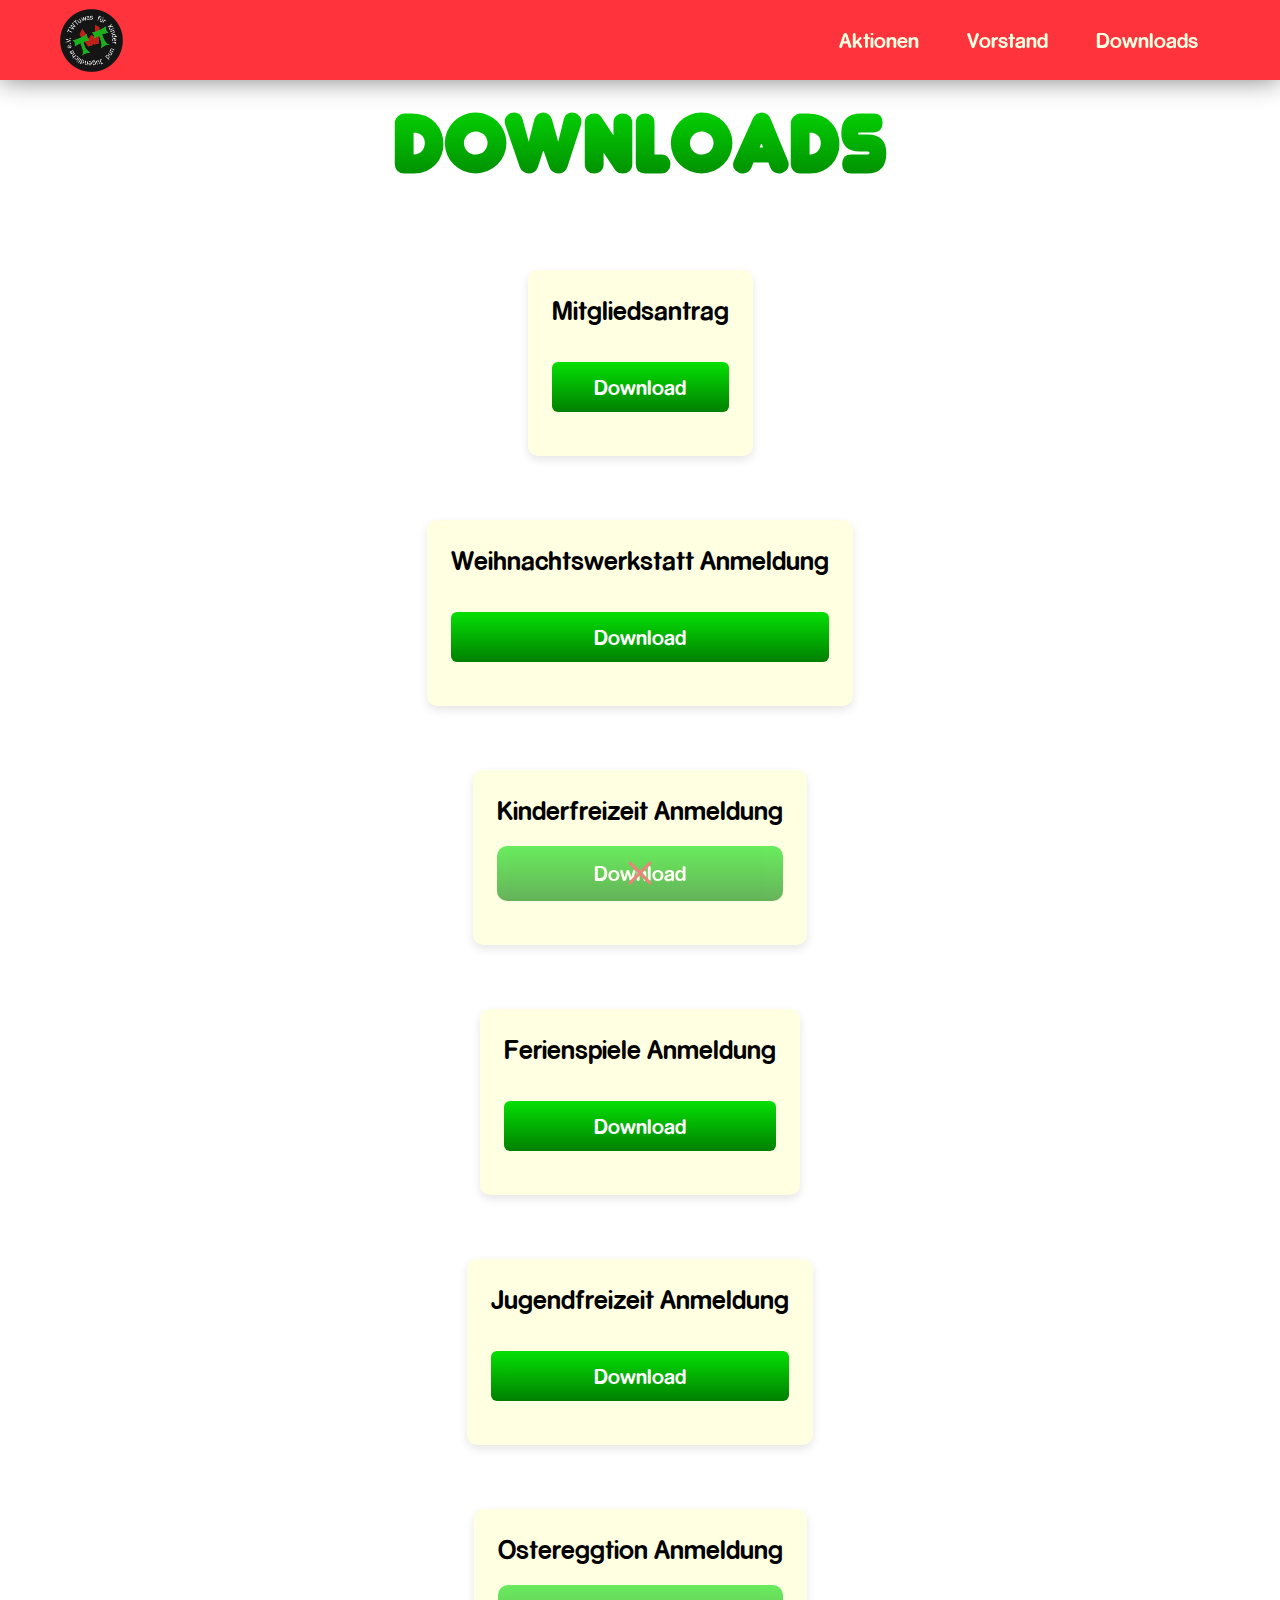
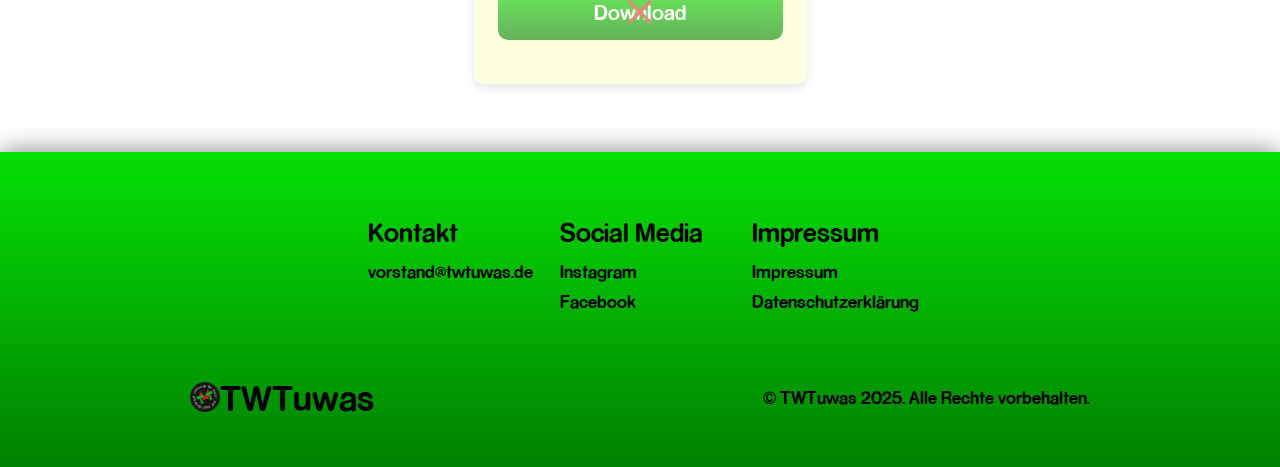
<file: Downloads.html>
<!DOCTYPE html>
<html lang="de">
<head>
    <meta charset="UTF-8">
    <link rel="shortcut icon" type="x-icon" href="images/logo.png">
    <meta name="viewport" content="width=device-width, initial-scale=1.0">
    <title>Twtuwas für Kinder und Jugendliche e.V.</title>
    <link rel="stylesheet" href="styles.css">
</head>
<body>
    <nav class="navbar">
        <div class="navbar__container">
            <a href="/" id="navbar__logo"> <img src="images/logo.png" alt="logo"></a>
            <div class="navbar__toggle" id="mobile-menu">
                <span class="bar"></span>
                <span class="bar"></span>
                <span class="bar"></span>
            </div>
            <ul class="navbar__menu">
                <li class="navbar__item"><a href="index.html#actions" class="navbar__links">Aktionen</a>
                            <ul class="dropdown-ul">
                                <li><a href="Kinderfreizeit.html" class="navbar__links">Kinderfreizeit</a></li>
                                <li><a href="Ferienspiele.html" class="navbar__links">Ferienspiele</a></li>
                                <li><a href="Weihnachtswerkstatt.html" class="navbar__links">Weihnachtswerkstatt</a></li>
                                <li><a href="Ostereggtion.html" class="navbar__links">Ostereggtion</a></li>
                                <li><a href="ATWenT.html" class="navbar__links">ATWenT</a></li>
                                <li><a href="Barfußpfad.html" class="navbar__links">Barfußpfad</a></li>
                                <li><a href="SchloboFeste.html" class="navbar__links">Schloßborner Feste</a></li>
                                <li><a href="Jugendfreizeit.html" class="navbar__links">Jugendfreizeit</a></li>
                            </ul>
                </li>
                <li class="navbar__item">
                    <a href="Vorstand.html" class="navbar__links">Vorstand</a>
                </li>
                <li class="navbar__item">
                    <a href="Downloads.html" class="navbar__links">Downloads</a>
                </li>
            </ul>
        </div>
    </nav>
    </nav>



    

    <div class="headline__aktion">
        <h2>Downloads</h2>
    </div>
    
    <div class="aktion__wrapper" style="display: flex; justify-content: center; padding: 2rem; text-align: center;">
        <div class="aktion__content" style="display: flex; flex-wrap: wrap; gap: 2rem; justify-content: center;">
            <!-- Mitgliedsantrag -->
            <div class="download__box" style="display: inline-block; vertical-align: top; margin: 1rem; background-color: #ffffe1; padding: 1.5rem; border-radius: 10px; box-shadow: 0 4px 10px rgba(0,0,0,0.1);">
                <h2 style="margin-bottom: 1rem;">Mitgliedsantrag</h2>
                <a href="./files/Mitgliedsantrag.pdf" class="anmeldung_kifrei--btn" download
                   style="text-decoration: none; background-color: #da3737; color: white; padding: 0.75rem 1.5rem; border-radius: 6px; display: inline-block;">
                   Download
                </a>
            </div>

            <!-- Weihnachtswerkstatt Anmeldung -->
           <div class="download__box" style="display: inline-block; vertical-align: top; margin: 1rem; background-color: #ffffe1; padding: 1.5rem; border-radius: 10px; box-shadow: 0 4px 10px rgba(0,0,0,0.1);">
                <h2 style="margin-bottom: 1rem;">Weihnachtswerkstatt Anmeldung</h2>
                <a href="./files/Anmeldung-Weihnachstwerkstatt.pdf" class="anmeldung_kifrei--btn" download
                   style="text-decoration: none; background-color: #da3737; color: white; padding: 0.75rem 1.5rem; border-radius: 6px; display: inline-block;">
                   Download
                </a>
            </div>
    
            <!-- Kinderfreizeit Anmeldung -->
             <div class="download__box" style="display: inline-block; vertical-align: top; margin: 1rem; background-color: #ffffe1; padding: 1.5rem; border-radius: 10px; box-shadow: 0 4px 10px rgba(0,0,0,0.1);">
                <h2 style="margin-bottom: 1rem;">Kinderfreizeit Anmeldung</h2>
                <a href="#" class="anmeldung_kifrei--btn disabled-download" style="position: relative; pointer-events: none; opacity: 0.6; text-decoration: none;">
                Download
                <span style="
                    position: absolute;
                    left: 50%; top: 50%;
                    width: 60%; height: 60%;
                    transform: translate(-50%, -50%);
                    pointer-events: none;">
                    <svg width="100%" height="100%" viewBox="0 0 40 40">
                    <line x1="8" y1="8" x2="32" y2="32" stroke="#da3737" stroke-width="4" stroke-linecap="round"/>
                    <line x1="32" y1="8" x2="8" y2="32" stroke="#da3737" stroke-width="4" stroke-linecap="round"/>
                    </svg>
                </span>
                </a>
            </div>
    
            <!-- Ferienspiele Anmeldung -->
            <div class="download__box" style="display: inline-block; vertical-align: top; margin: 1rem; background-color: #ffffe1; padding: 1.5rem; border-radius: 10px; box-shadow: 0 4px 10px rgba(0,0,0,0.1);">
                <h2 style="margin-bottom: 1rem;">Ferienspiele Anmeldung</h2>
                <a href="./files/Anmeldung-Ferienspiele.pdf" class="anmeldung_kifrei--btn" download
                   style="text-decoration: none; background-color: #da3737; color: white; padding: 0.75rem 1.5rem; border-radius: 6px; display: inline-block;">
                   Download
                </a>
            </div>



             <!-- Jugendfreizeit Anmeldung -->
           <div class="download__box" style="display: inline-block; vertical-align: top; margin: 1rem; background-color: #ffffe1; padding: 1.5rem; border-radius: 10px; box-shadow: 0 4px 10px rgba(0,0,0,0.1);">
                <h2 style="margin-bottom: 1rem;">Jugendfreizeit Anmeldung</h2>
                <a href="./files/Anmeldung-Jugendfreizeit.pdf" class="anmeldung_kifrei--btn" download
                   style="text-decoration: none; background-color: #da3737; color: white; padding: 0.75rem 1.5rem; border-radius: 6px; display: inline-block;">
                   Download
                </a>
            </div>


            
            <!-- Ostereggtion Anmeldung -->
            <div class="download__box" style="display: inline-block; vertical-align: top; margin: 1rem; background-color: #ffffe1; padding: 1.5rem; border-radius: 10px; box-shadow: 0 4px 10px rgba(0,0,0,0.1);">
                <h2 style="margin-bottom: 1rem;">Ostereggtion Anmeldung</h2>
                <a href="#" class="anmeldung_kifrei--btn disabled-download" style="position: relative; pointer-events: none; opacity: 0.6; text-decoration: none;">
                Download
                <span style="
                    position: absolute;
                    left: 50%; top: 50%;
                    width: 60%; height: 60%;
                    transform: translate(-50%, -50%);
                    pointer-events: none;">
                    <svg width="100%" height="100%" viewBox="0 0 40 40">
                    <line x1="8" y1="8" x2="32" y2="32" stroke="#da3737" stroke-width="4" stroke-linecap="round"/>
                    <line x1="32" y1="8" x2="8" y2="32" stroke="#da3737" stroke-width="4" stroke-linecap="round"/>
                    </svg>
                </span>
                </a>
            </div>
             </div>
              </div>

    




    <div class="footer__container">
            <div class="footer__links">
                <div class="footer__link--wrapper">
                    <div class="footer__link--items">
                        <h2>Kontakt</h2>
                        <a href="mailto:vorstand@twtuwas.de">vorstand@twtuwas.de</a>
                    </div>
                    <div class="footer__link--items">
                        <h2>Social Media</h2>
                        <a href="https://www.instagram.com/twtuwas/" target="_blank">Instagram</a>
                        <a href="https://www.facebook.com/people/TWTuwas-f%C3%BCr-Kinder-und-Jugendliche-eV-Schlo%C3%9Fborn/100064473408652/?locale=de_DE" target="_blank">Facebook</a>
                    </div>
                    <div class="footer__link--items">
                        <h2>Impressum</h2>
                        <a href="Impressum.html" target="_blank">Impressum</a>
                        <a href="Datenschutz.html" target="_blank">Datenschutzerklärung</a>
                    </div>
                </div>
            </div>
            <div class="social__media">
                <div class="social__media--wrap">
                    <div class="footer__logo">
                        <a href="index.html" id="footer__logo"><img src="images/logo.png" alt="logo">
                          TWTuwas 
                        </a>
                    </div>
                    <p class="website__rights">© TWTuwas 2025. Alle Rechte vorbehalten.</p>
                </div>
            </div>
        </div>

    <script src="app.js" ></script>
    
</body>
</html>
</file>
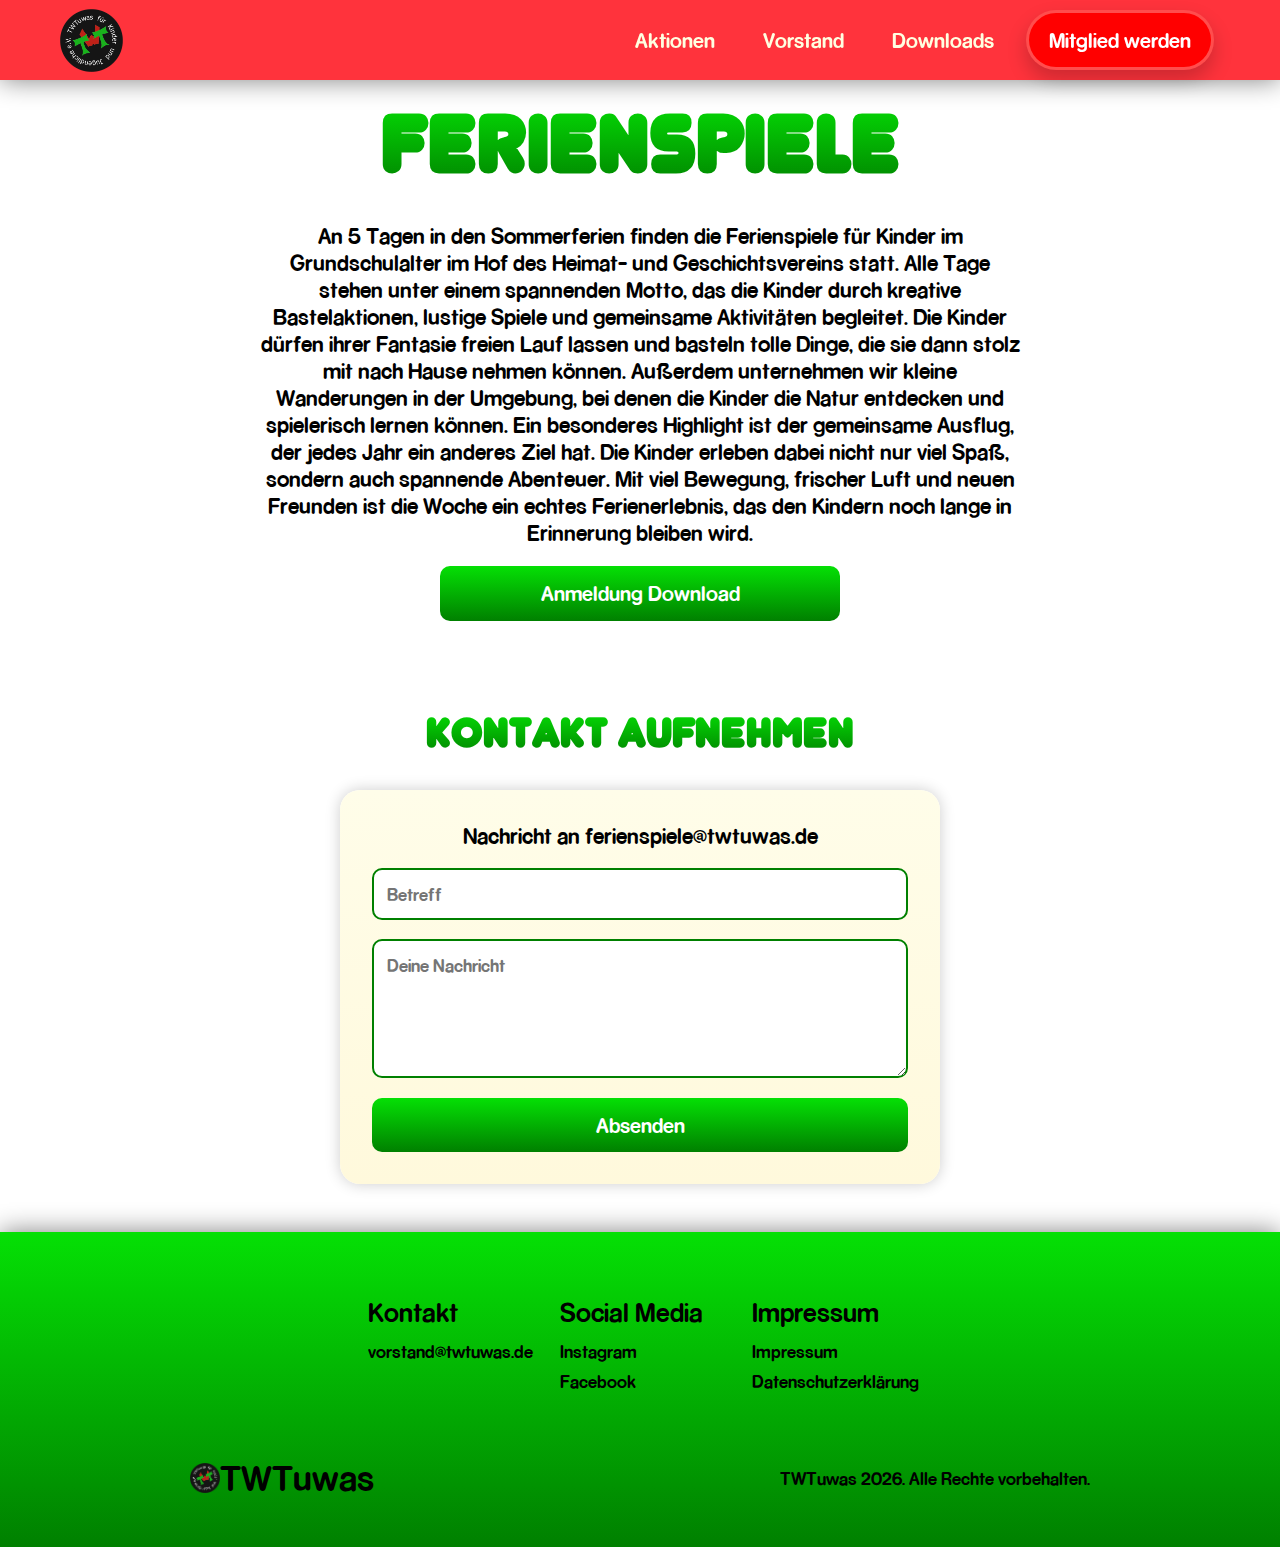
<file: Ferienspiele.html>
<!DOCTYPE html>
<html lang="de">
<head>
    <meta charset="UTF-8">
    <link rel="shortcut icon" type="x-icon" href="images/logo.png">
    <meta name="viewport" content="width=device-width, initial-scale=1.0">
    <title>Twtuwas für Kinder und Jugendliche e.V.</title>
    <link rel="stylesheet" href="styles.css">
</head>
<body>


         <nav class="navbar">
            <div class="navbar__container">
                <a href="/" id="navbar__logo"> <img src="images/logo.png" alt="logo"></a>
                <div class="navbar__toggle" id="mobile-menu">
                    <span class="bar"></span>
                    <span class="bar"></span>
                    <span class="bar"></span>
                </div>
                <ul class="navbar__menu">
                    <li class="navbar__item"><a href="#actions" class="navbar__links">Aktionen</a>
                                <ul class="dropdown-ul">
                                    <li><a href="Kinderfreizeit.html" class="navbar__links">Kinderfreizeit</a></li>
                                    <li><a href="Ferienspiele.html" class="navbar__links">Ferienspiele</a></li>
                                    <li><a href="Weihnachtswerkstatt.html" class="navbar__links">Weihnachtswerkstatt</a></li>
                                    <li><a href="Ostereggtion.html" class="navbar__links">Ostereggtion</a></li>
                                    <li><a href="ATWenT.html" class="navbar__links">ATWenT</a></li>
                                    <li><a href="Barfußpfad.html" class="navbar__links">Barfußpfad</a></li>
                                    <li><a href="SchloboFeste.html" class="navbar__links">Schloßborner Feste</a></li>
                                    <li><a href="Jugendfreizeit.html" class="navbar__links">Jugendfreizeit</a></li>
                                </ul>
                    </li>
                    <li class="navbar__item">
                        <a href="Vorstand.html" class="navbar__links">Vorstand</a>
                    </li>
                    <li class="navbar__item">
                        <a href="Downloads.html" class="navbar__links">Downloads</a>
                    </li>
                    <li class="navbar__item">
                        <a href="/files/Mitgliedsantrag.pdf" class="navbar__links highlight">Mitglied werden</a>
                    </li>
                </ul>
            </div>
        </nav>
        <div class="content">

    
 
    <div class="headline__aktion">
        <h2>Ferienspiele</h2>
    </div>

    <div class="aktion__wrapper">
        <div class="aktion__content">
            <div class="text__box">
                <p>An 5 Tagen in den Sommerferien finden die Ferienspiele für Kinder im Grundschulalter im Hof des Heimat- und Geschichtsvereins statt. 
                    Alle Tage stehen unter einem spannenden Motto, das die Kinder durch kreative Bastelaktionen, lustige Spiele und gemeinsame Aktivitäten begleitet. 
                    Die Kinder dürfen ihrer Fantasie freien Lauf lassen und basteln tolle Dinge, die sie dann stolz mit nach Hause nehmen können. Außerdem unternehmen wir kleine Wanderungen in der Umgebung, 
                    bei denen die Kinder die Natur entdecken und spielerisch lernen können. 
                    Ein besonderes Highlight ist der gemeinsame Ausflug, der jedes Jahr ein anderes Ziel hat. 
                    Die Kinder erleben dabei nicht nur viel Spaß, sondern auch spannende Abenteuer. Mit viel Bewegung, frischer Luft und neuen Freunden ist die Woche ein echtes Ferienerlebnis, 
                    das den Kindern noch lange in Erinnerung bleiben wird. 
                    </p>
                    
            </div>
            <div class="anmeldung_kifrei--btn">
                <a href="./files/Anmeldung-Ferienspiele.pdf" download>Anmeldung Download </a>
            </div>
        </div>
    </div>

     <!--<a href="#" class="anmeldung_kifrei--btn disabled-download" style="position: relative; pointer-events: none; opacity: 0.6; text-decoration: none;">
    Anmeldung Download
    <span style="
        position: absolute;
        left: 50%; top: 50%;
        width: 60%; height: 60%;
        transform: translate(-50%, -50%);
        pointer-events: none;">
        <svg width="100%" height="100%" viewBox="0 0 40 40">
        <line x1="8" y1="8" x2="32" y2="32" stroke="#da3737" stroke-width="4" stroke-linecap="round"/>
        <line x1="32" y1="8" x2="8" y2="32" stroke="#da3737" stroke-width="4" stroke-linecap="round"/>
        </svg>
    </span>
    </a>

    <div class="download__box" style="border-radius: 10px;  text-align: center; margin-bottom: 2rem;">
        <div style="color:#da3737; font-weight:bold; padding:0.75rem 1.5rem; border-radius:6px; background:#ffeaea; margin:1rem auto 0 auto; max-width: 350px; display: inline-block;">
            Es gibt momentan keine Anmeldung.
        </div>
    </div>-->

    <div class="kontakt__section">
        <h2>Kontakt aufnehmen</h2>
    
        <div id="kontaktFormularWrapper">
            <form class="kontakt__form" onsubmit="return sendeMail();">
                <p>Nachricht an <strong>ferienspiele@twtuwas.de</strong></p>
                <input type="text" id="betreff" placeholder="Betreff" required>
                <textarea id="nachricht" placeholder="Deine Nachricht" rows="5" required></textarea>
                <button type="submit">Absenden</button>
            </form>
        </div>
    
        <div id="dankeNachricht" style="display: none;">
            <p>Danke für Ihre Nachricht! Wir werden so schnell wie möglich antworten.</p>
        </div>
    </div>
    
    <script>
        function sendeMail() {
            const betreff = document.getElementById("betreff").value;
            const nachricht = document.getElementById("nachricht").value;
    
            const mailtoLink = `mailto:ferienspiele@twtuwas.de?subject=${encodeURIComponent(betreff)}&body=${encodeURIComponent(nachricht)}`;
            
            // Öffnet das E-Mail-Programm
            window.location.href = mailtoLink;
    
            // Formular ausblenden und Dankeschön anzeigen
            document.getElementById("kontaktFormularWrapper").style.display = "none";
            document.getElementById("dankeNachricht").style.display = "block";
    
            return false; // verhindert das normale Formular-Absenden
        }
    </script>
   

   
        </div><div class="footer__container">
            <div class="footer__links">
                <div class="footer__link--wrapper">
                    <div class="footer__link--items">
                        <h2>Kontakt</h2>
                        <a href="mailto:vorstand@twtuwas.de">vorstand@twtuwas.de</a>
                    </div>
                    <div class="footer__link--items">
                        <h2>Social Media</h2>
                        <a href="https://www.instagram.com/twtuwas/" target="_blank">Instagram</a>
                        <a href="https://www.facebook.com/people/TWTuwas-f%C3%BCr-Kinder-und-Jugendliche-eV-Schlo%C3%9Fborn/100064473408652/?locale=de_DE" target="_blank">Facebook</a>
                    </div>
                    <div class="footer__link--items">
                        <h2>Impressum</h2>
                        <a href="Impressum.html" target="_blank">Impressum</a>
                        <a href="Datenschutz.html" target="_blank">Datenschutzerklärung</a>
                    </div>
                </div>
            </div>
            <div class="social__media">
                <div class="social__media--wrap">
                    <div class="footer__logo">
                        <a href="index.html" id="footer__logo"><img src="images/logo.png" alt="logo">
                          TWTuwas 
                        </a>
                    </div>
                    <p class="website__rights"> TWTuwas 2026. Alle Rechte vorbehalten.</p>
                </div>
            </div>
        </div>

    <script src="app.js" ></script>
</body>
</html>
</file>
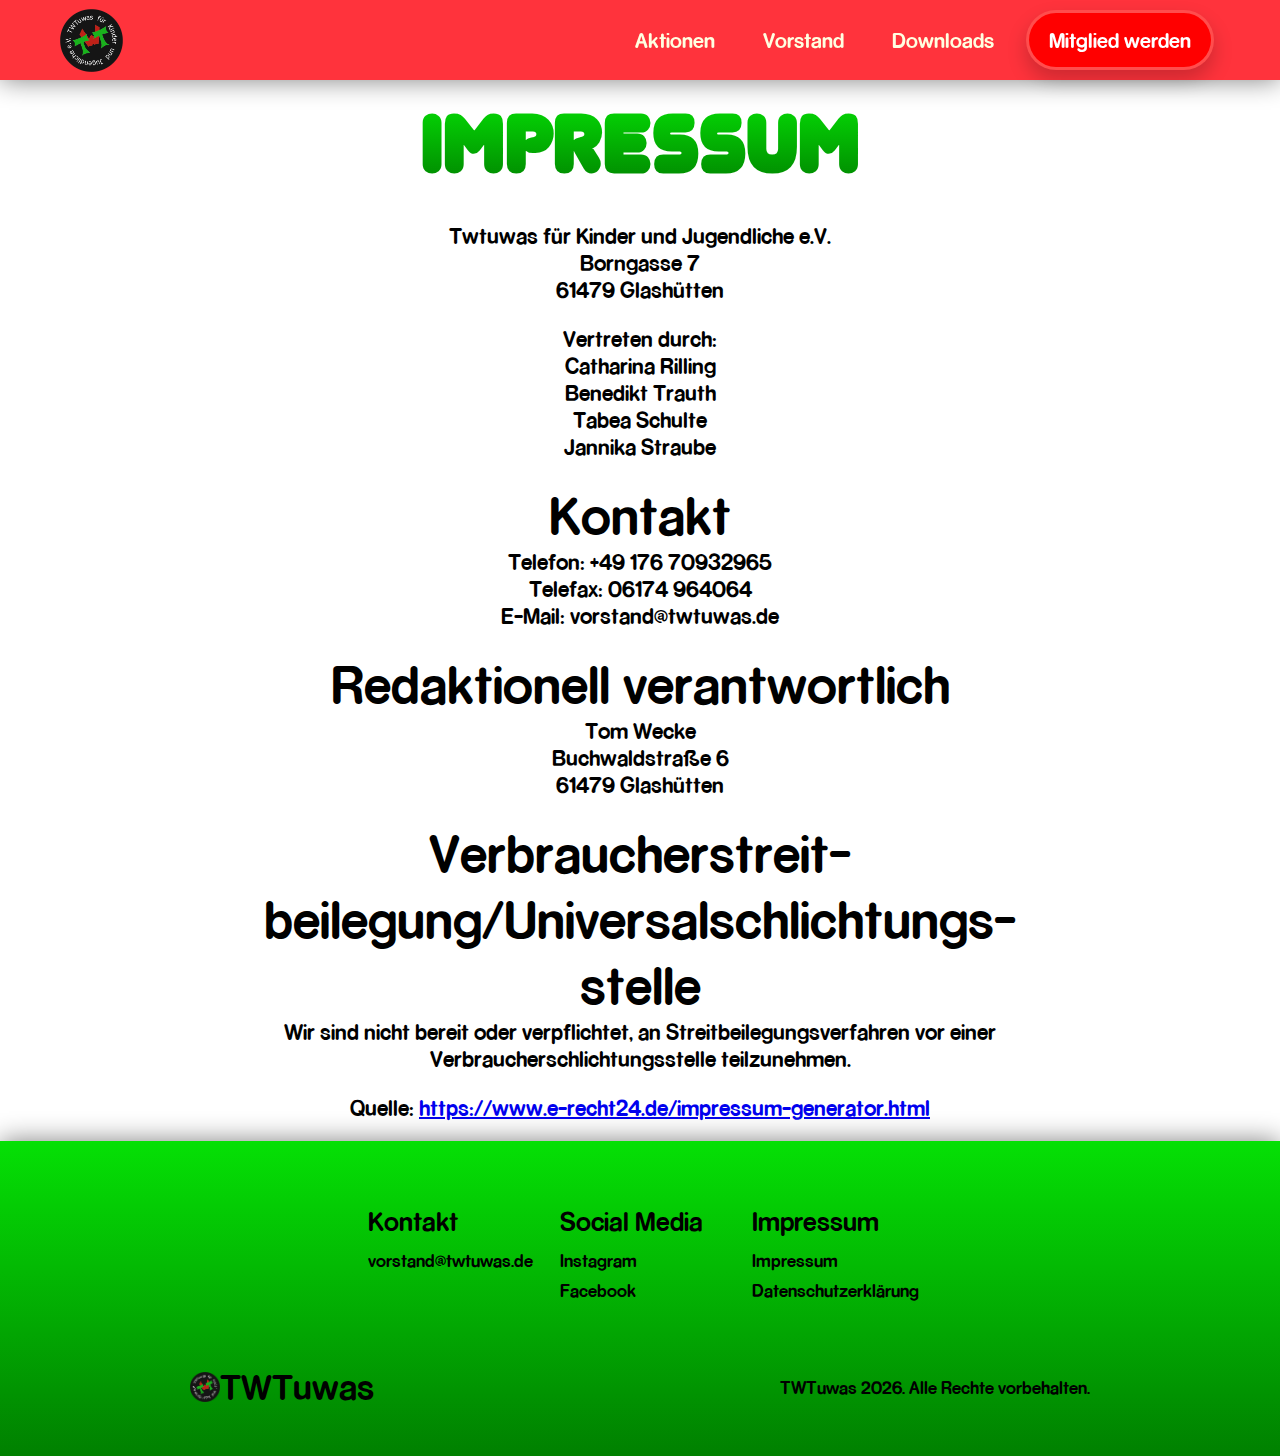
<file: Impressum.html>
<!DOCTYPE html>
<html lang="de">
<head>
    <meta charset="UTF-8">
    <link rel="shortcut icon" type="x-icon" href="images/logo.png">
    <meta name="viewport" content="width=device-width, initial-scale=1.0">
    <title>Twtuwas für Kinder und Jugendliche e.V.</title>
    <link rel="stylesheet" href="styles.css">
</head>
<body>


         <nav class="navbar">
            <div class="navbar__container">
                <a href="/" id="navbar__logo"> <img src="images/logo.png" alt="logo"></a>
                <div class="navbar__toggle" id="mobile-menu">
                    <span class="bar"></span>
                    <span class="bar"></span>
                    <span class="bar"></span>
                </div>
                <ul class="navbar__menu">
                    <li class="navbar__item"><a href="index.html#actions" class="navbar__links">Aktionen</a>
                                <ul class="dropdown-ul">
                                    <li><a href="Kinderfreizeit.html" class="navbar__links">Kinderfreizeit</a></li>
                                    <li><a href="Ferienspiele.html" class="navbar__links">Ferienspiele</a></li>
                                    <li><a href="Weihnachtswerkstatt.html" class="navbar__links">Weihnachtswerkstatt</a></li>
                                    <li><a href="Ostereggtion.html" class="navbar__links">Ostereggtion</a></li>
                                    <li><a href="ATWenT.html" class="navbar__links">ATWenT</a></li>
                                    <li><a href="Barfußpfad.html" class="navbar__links">Barfußpfad</a></li>
                                    <li><a href="SchloboFeste.html" class="navbar__links">Schloßborner Feste</a></li>
                                    <li><a href="Jugendfreizeit.html" class="navbar__links">Jugendfreizeit</a></li>
                                </ul>
                    </li>
                    <li class="navbar__item">
                        <a href="Vorstand.html" class="navbar__links">Vorstand</a>
                    </li>
                    <li class="navbar__item">
                        <a href="Downloads.html" class="navbar__links">Downloads</a>
                    </li>
                    <li class="navbar__item">
                        <a href="/files/Mitgliedsantrag.pdf" class="navbar__links highlight">Mitglied werden</a>
                    </li>
                </ul>
            </div>
        </nav>
        <div class="content">

    <div class="headline__aktion">
        <h2>Impressum</h2>
    </div>

    <div class="aktion__wrapper">
        <div class="aktion__content">
            <div class="text__box">
                

                    <p>Twtuwas f&uuml;r Kinder und Jugendliche e.V.<br />
                    Borngasse 7<br />
                    61479 Glash&uuml;tten</p>

                    <br />
                    <p><strong>Vertreten durch:</strong><br />
                    Catharina Rilling<br />
                    Benedikt Trauth<br />
                    Tabea Schulte<br />
                    Jannika Straube</p>

                    <br />
                    <h2>Kontakt</h2>
                    <p>Telefon: +49 176 70932965<br />
                    Telefax: 06174 964064<br />
                    E-Mail: vorstand@twtuwas.de</p>

                    <br />
                    <h2>Redaktionell verantwortlich</h2>
                    <p>Tom Wecke<br />
                    Buchwaldstra&szlig;e 6<br />
                    61479 Glash&uuml;tten</p>

                    <br />
                    <h2>Verbraucher&shy;streit&shy;beilegung/Universal&shy;schlichtungs&shy;stelle</h2>
                    <p>Wir sind nicht bereit oder verpflichtet, an Streitbeilegungsverfahren vor einer Verbraucherschlichtungsstelle teilzunehmen.</p>

                    <br />
                    <p>Quelle: <a href="https://www.e-recht24.de/impressum-generator.html">https://www.e-recht24.de/impressum-generator.html</a></p>
            </div>
        </div>
    </div>

   
   

   
        </div><div class="footer__container">
            <div class="footer__links">
                <div class="footer__link--wrapper">
                    <div class="footer__link--items">
                        <h2>Kontakt</h2>
                        <a href="mailto:vorstand@twtuwas.de">vorstand@twtuwas.de</a>
                    </div>
                    <div class="footer__link--items">
                        <h2>Social Media</h2>
                        <a href="https://www.instagram.com/twtuwas/" target="_blank">Instagram</a>
                        <a href="https://www.facebook.com/people/TWTuwas-f%C3%BCr-Kinder-und-Jugendliche-eV-Schlo%C3%9Fborn/100064473408652/?locale=de_DE" target="_blank">Facebook</a>
                    </div>
                    <div class="footer__link--items">
                        <h2>Impressum</h2>
                        <a href="Impressum.html" target="_blank">Impressum</a>
                        <a href="Datenschutz.html" target="_blank">Datenschutzerklärung</a>
                    </div>
                </div>
            </div>
            <div class="social__media">
                <div class="social__media--wrap">
                    <div class="footer__logo">
                        <a href="index.html" id="footer__logo"><img src="images/logo.png" alt="logo">
                          TWTuwas 
                        </a>
                    </div>
                    <p class="website__rights"> TWTuwas 2026. Alle Rechte vorbehalten.</p>
                </div>
            </div>
        </div>
    <script src="app.js" ></script>
</body>
</html>
</file>
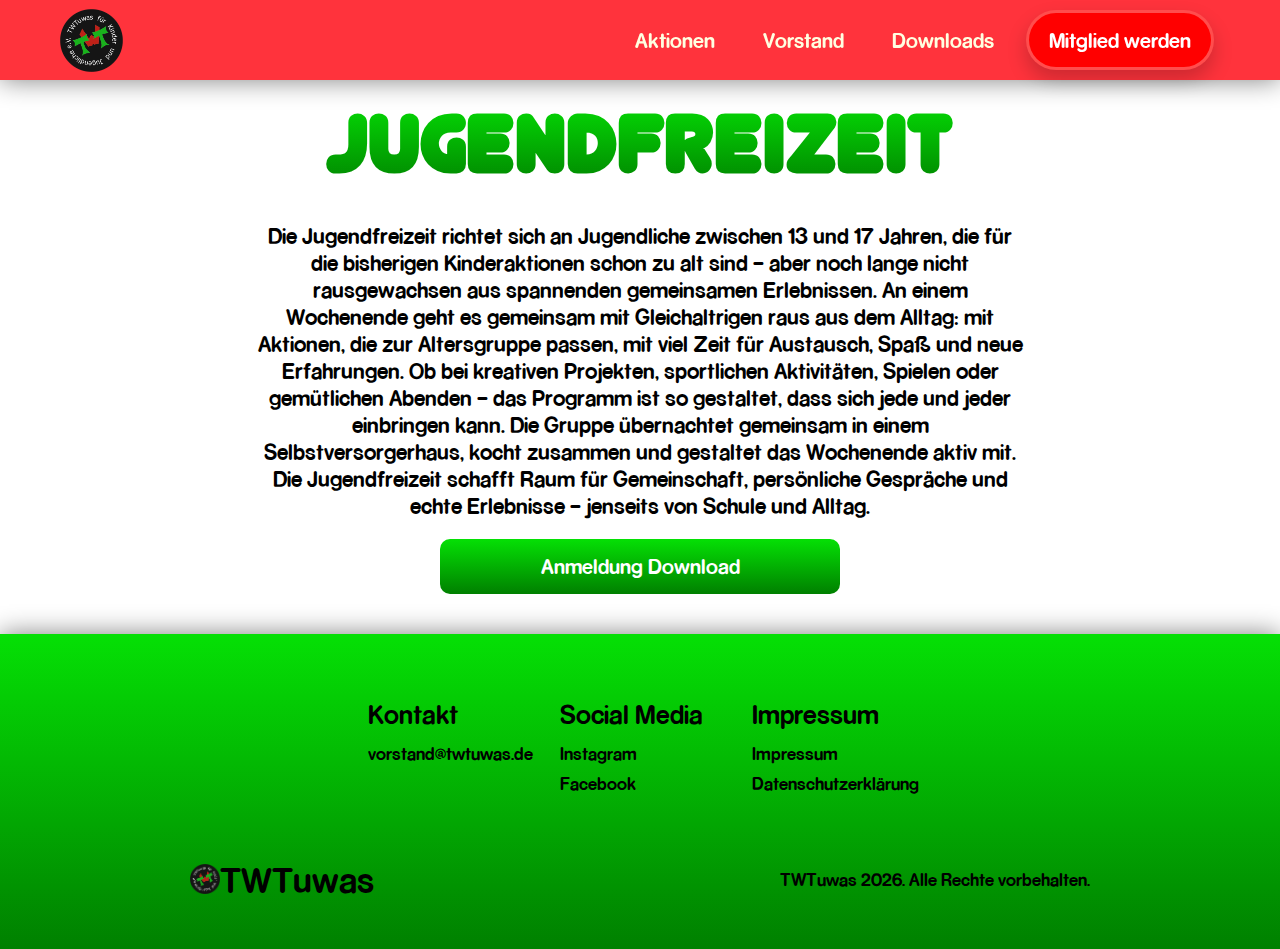
<file: Jugendfreizeit.html>
<!DOCTYPE html>
<html lang="de">
<head>
    <meta charset="UTF-8">
    <link rel="shortcut icon" type="x-icon" href="images/logo.png">
    <meta name="viewport" content="width=device-width, initial-scale=1.0">
    <title>Twtuwas für Kinder und Jugendliche e.V.</title>
    <link rel="stylesheet" href="styles.css">
</head>
<body>


         <nav class="navbar">
            <div class="navbar__container">
                <a href="/" id="navbar__logo"> <img src="images/logo.png" alt="logo"></a>
                <div class="navbar__toggle" id="mobile-menu">
                    <span class="bar"></span>
                    <span class="bar"></span>
                    <span class="bar"></span>
                </div>
                <ul class="navbar__menu">
                    <li class="navbar__item"><a href="#actions" class="navbar__links">Aktionen</a>
                                <ul class="dropdown-ul">
                                    <li><a href="Kinderfreizeit.html" class="navbar__links">Kinderfreizeit</a></li>
                                    <li><a href="Ferienspiele.html" class="navbar__links">Ferienspiele</a></li>
                                    <li><a href="Weihnachtswerkstatt.html" class="navbar__links">Weihnachtswerkstatt</a></li>
                                    <li><a href="Ostereggtion.html" class="navbar__links">Ostereggtion</a></li>
                                    <li><a href="ATWenT.html" class="navbar__links">ATWenT</a></li>
                                    <li><a href="Barfußpfad.html" class="navbar__links">Barfußpfad</a></li>
                                    <li><a href="SchloboFeste.html" class="navbar__links">Schloßborner Feste</a></li>
                                    <li><a href="Jugendfreizeit.html" class="navbar__links">Jugendfreizeit</a></li>
                                </ul>
                    </li>
                    <li class="navbar__item">
                        <a href="Vorstand.html" class="navbar__links">Vorstand</a>
                    </li>
                    <li class="navbar__item">
                        <a href="Downloads.html" class="navbar__links">Downloads</a>
                    </li>
                    <li class="navbar__item">
                        <a href="/files/Mitgliedsantrag.pdf" class="navbar__links highlight">Mitglied werden</a>
                    </li>
                </ul>
            </div>
        </nav>
        <div class="content">

    
 
    <div class="headline__aktion">
        <h2>Jugendfreizeit</h2>
    </div>

    <div class="aktion__wrapper">
        <div class="aktion__content">
            <div class="text__box">
                <p>Die Jugendfreizeit richtet sich an Jugendliche zwischen 13 und 17 Jahren, die für die bisherigen Kinderaktionen schon zu alt sind – aber 
                    noch lange nicht rausgewachsen aus spannenden gemeinsamen Erlebnissen. An einem Wochenende geht es gemeinsam mit Gleichaltrigen raus aus 
                    dem Alltag: mit Aktionen, die zur Altersgruppe passen, mit viel Zeit für Austausch, Spaß und neue Erfahrungen. Ob bei kreativen Projekten, 
                    sportlichen Aktivitäten, Spielen oder gemütlichen Abenden – das Programm ist so gestaltet, dass sich jede und jeder einbringen kann. Die 
                    Gruppe übernachtet gemeinsam in einem Selbstversorgerhaus, kocht zusammen und gestaltet das Wochenende aktiv mit. Die Jugendfreizeit 
                    schafft Raum für Gemeinschaft, persönliche Gespräche und echte Erlebnisse – jenseits von Schule und Alltag.
                    </p>
                    
            </div>
        <div class="anmeldung_kifrei--btn">
                 <a href="./files/Anmeldung-Jugendfreizeit.pdf" download>Anmeldung Download </a> 
                
            </div>
        </div>
    </div>

    <!-- Beispiel für einen deaktivierten Download-Button mit Kreuz 
    <a href="#" class="anmeldung_kifrei--btn disabled-download" style="position: relative; pointer-events: none; opacity: 0.6; text-decoration: none;">
    Anmeldung Download
    <span style="
        position: absolute;
        left: 50%; top: 50%;
        width: 60%; height: 60%;
        transform: translate(-50%, -50%);
        pointer-events: none;">
        <svg width="100%" height="100%" viewBox="0 0 40 40">
        <line x1="8" y1="8" x2="32" y2="32" stroke="#da3737" stroke-width="4" stroke-linecap="round"/>
        <line x1="32" y1="8" x2="8" y2="32" stroke="#da3737" stroke-width="4" stroke-linecap="round"/>
        </svg>
    </span>
    </a>

    <div class="download__box" style="border-radius: 10px;  text-align: center; margin-bottom: 2rem;">
        <div style="color:#da3737; font-weight:bold; padding:0.75rem 1.5rem; border-radius:6px; background:#ffeaea; margin:1rem auto 0 auto; max-width: 350px; display: inline-block;">
            Es gibt momentan keine Anmeldung.
        </div>
    </div>-->
   
   

   
        </div><div class="footer__container">
            <div class="footer__links">
                <div class="footer__link--wrapper">
                    <div class="footer__link--items">
                        <h2>Kontakt</h2>
                        <a href="mailto:vorstand@twtuwas.de">vorstand@twtuwas.de</a>
                    </div>
                    <div class="footer__link--items">
                        <h2>Social Media</h2>
                        <a href="https://www.instagram.com/twtuwas/" target="_blank">Instagram</a>
                        <a href="https://www.facebook.com/people/TWTuwas-f%C3%BCr-Kinder-und-Jugendliche-eV-Schlo%C3%9Fborn/100064473408652/?locale=de_DE" target="_blank">Facebook</a>
                    </div>
                    <div class="footer__link--items">
                        <h2>Impressum</h2>
                        <a href="Impressum.html" target="_blank">Impressum</a>
                        <a href="Datenschutz.html" target="_blank">Datenschutzerklärung</a>
                    </div>
                </div>
            </div>
            <div class="social__media">
                <div class="social__media--wrap">
                    <div class="footer__logo">
                        <a href="index.html" id="footer__logo"><img src="images/logo.png" alt="logo">
                          TWTuwas 
                        </a>
                    </div>
                    <p class="website__rights"> TWTuwas 2026. Alle Rechte vorbehalten.</p>
                </div>
            </div>
        </div>

    <script src="app.js" ></script>
</body>
</html>
</file>
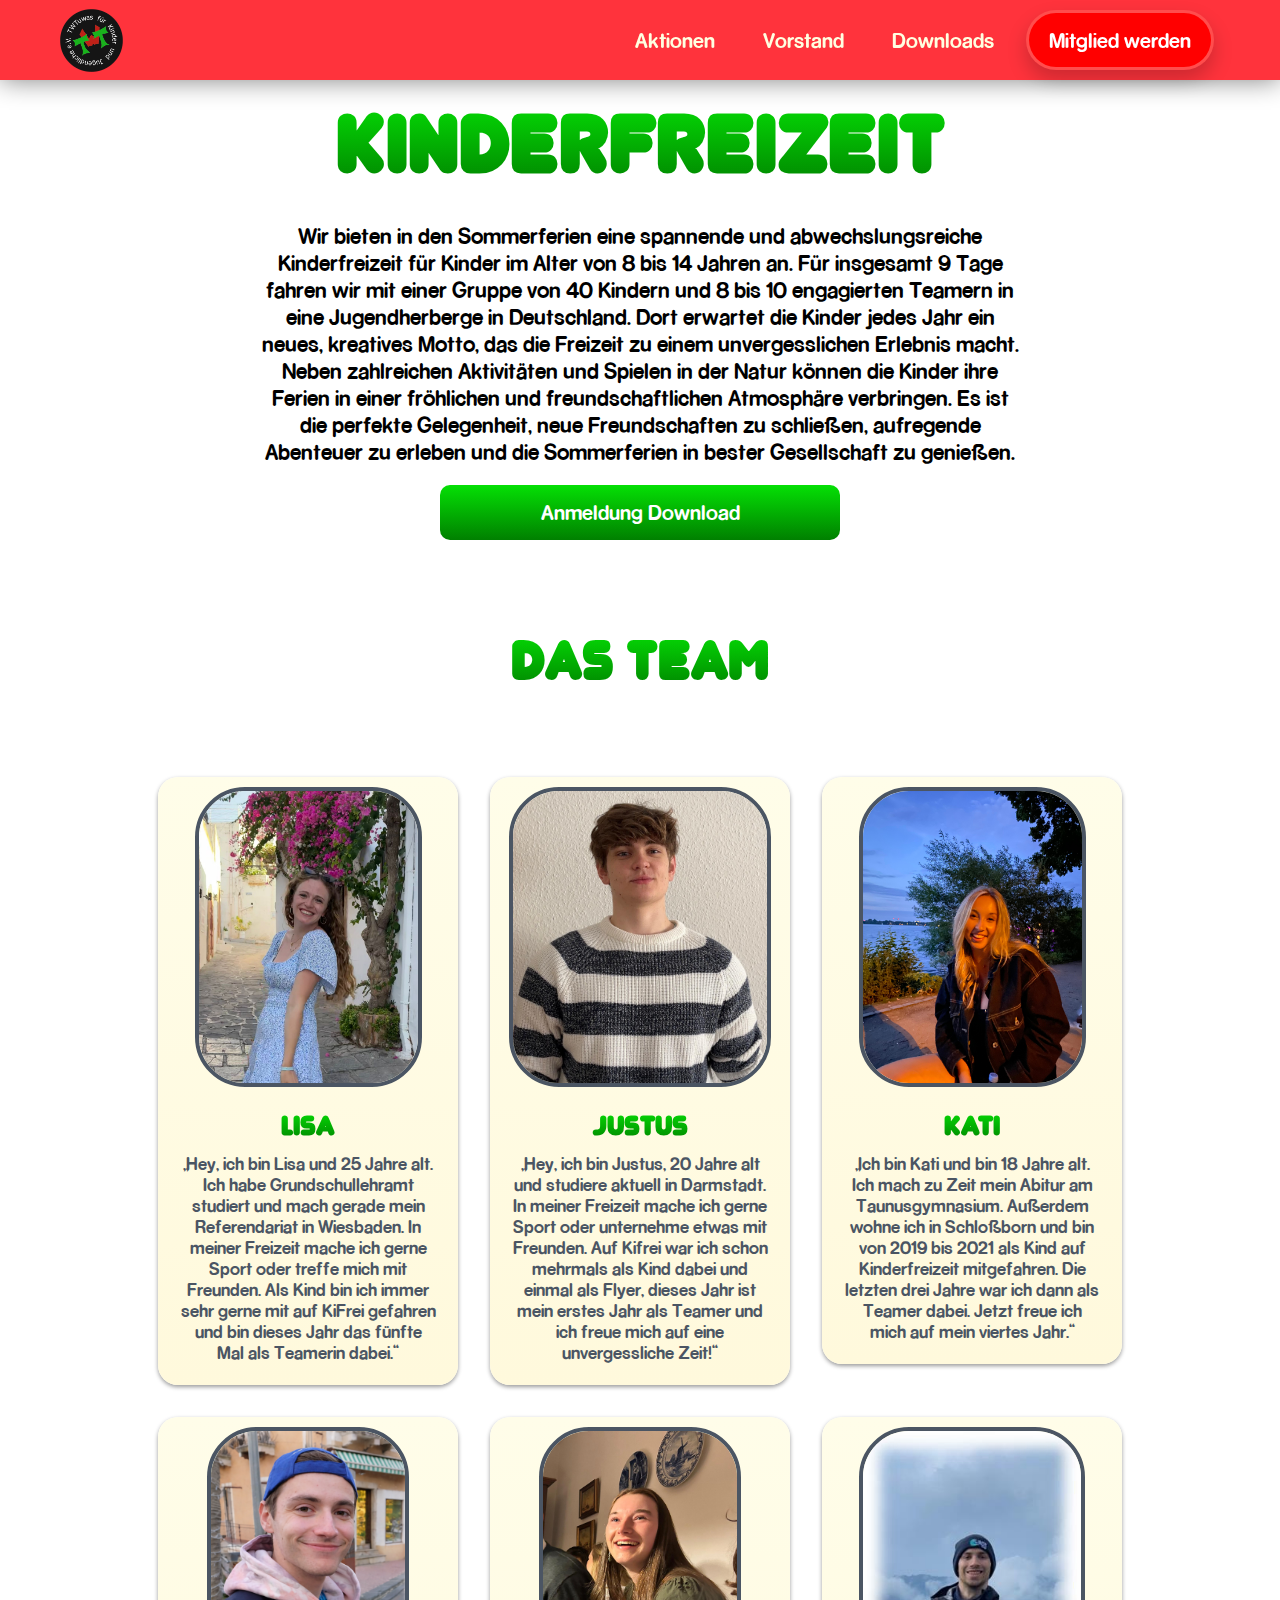
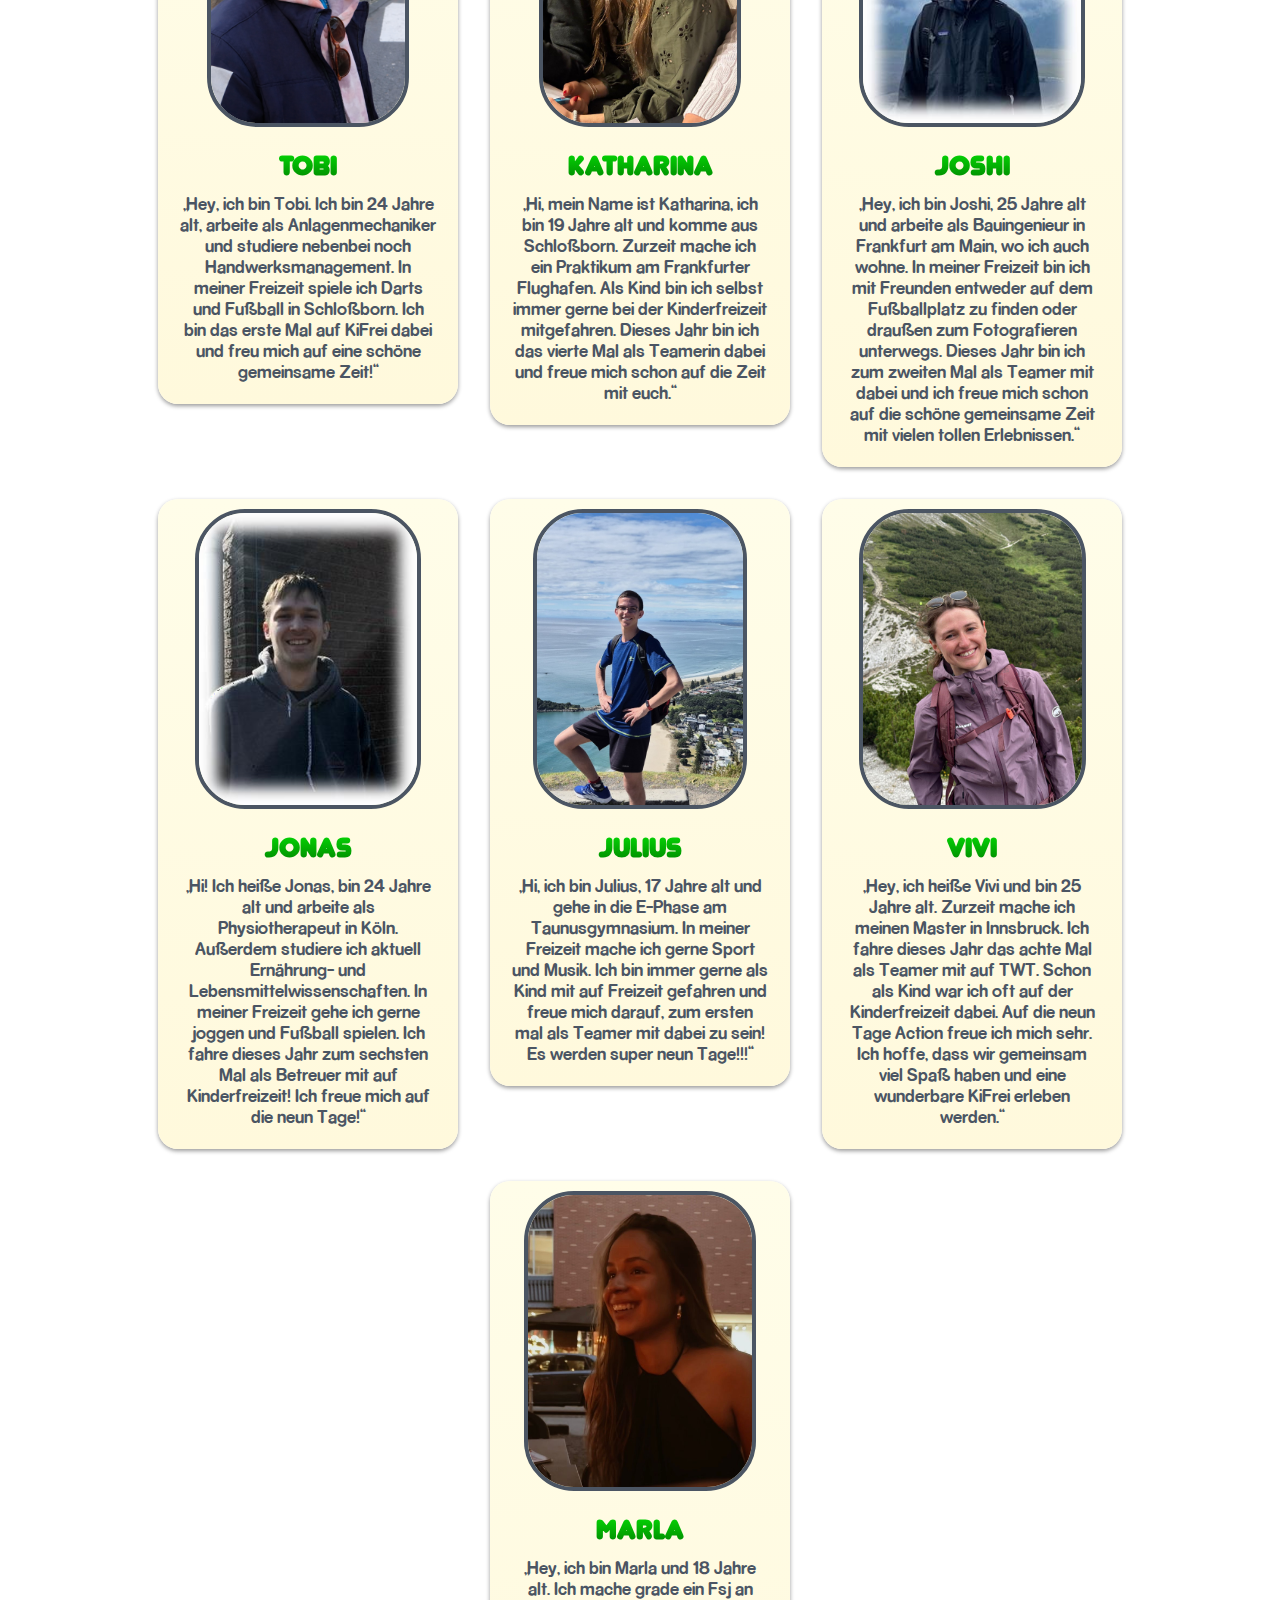
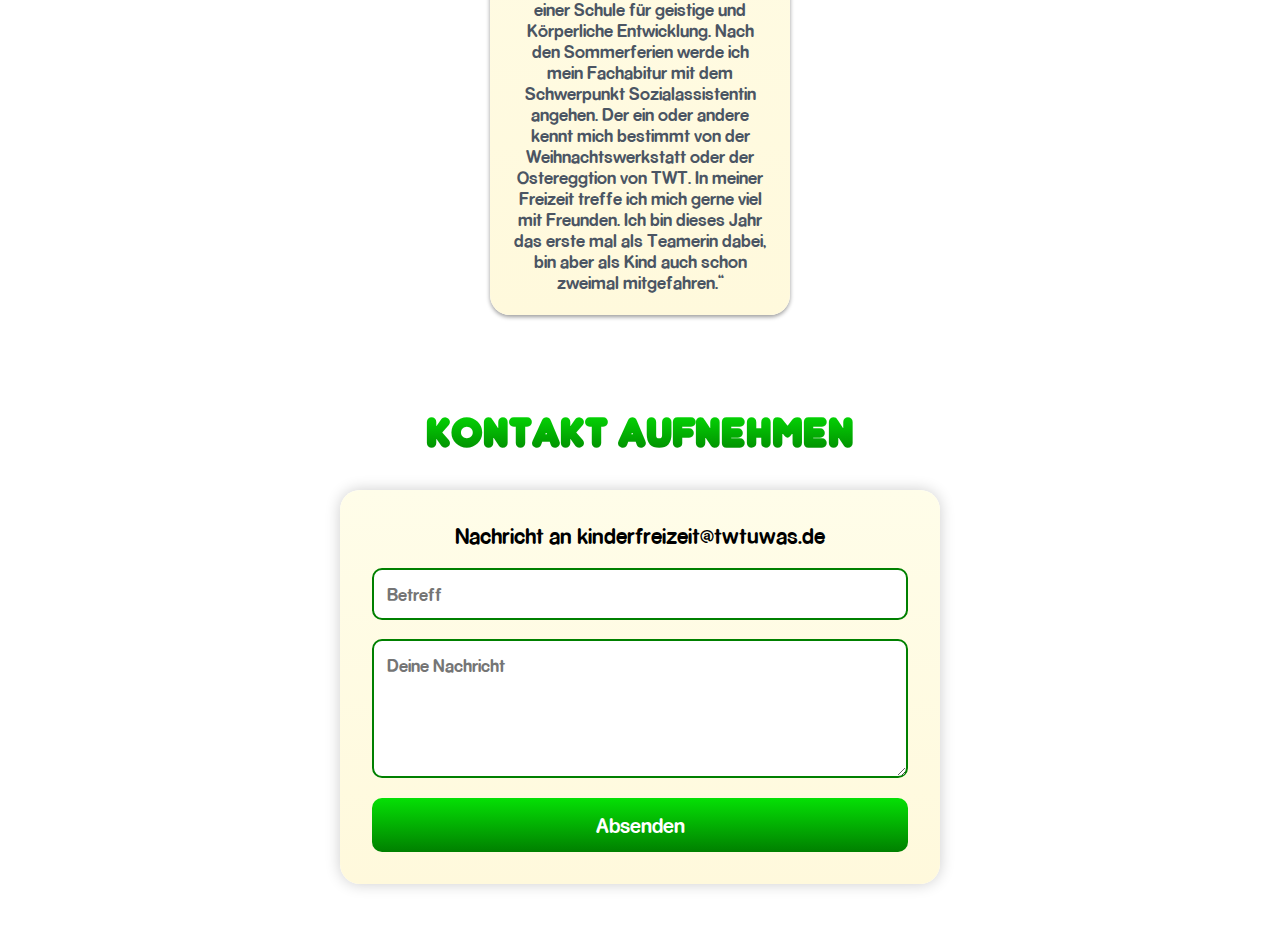
<file: Kinderfreizeit.html>
<!DOCTYPE html>
<html lang="de">
<head>
    <meta charset="UTF-8">
    <link rel="shortcut icon" type="x-icon" href="images/logo.png">
    <meta name="viewport" content="width=device-width, initial-scale=1.0">
    <title>Twtuwas für Kinder und Jugendliche e.V.</title>
    <link rel="stylesheet" href="styles.css">
</head>
<body>
     <nav class="navbar">
            <div class="navbar__container">
                <a href="/" id="navbar__logo"> <img src="images/logo.png" alt="logo"></a>
                <div class="navbar__toggle" id="mobile-menu">
                    <span class="bar"></span>
                    <span class="bar"></span>
                    <span class="bar"></span>
                </div>
                <ul class="navbar__menu">
                    <li class="navbar__item"><a href="#actions" class="navbar__links">Aktionen</a>
                                <ul class="dropdown-ul">
                                    <li><a href="Kinderfreizeit.html" class="navbar__links">Kinderfreizeit</a></li>
                                    <li><a href="Ferienspiele.html" class="navbar__links">Ferienspiele</a></li>
                                    <li><a href="Weihnachtswerkstatt.html" class="navbar__links">Weihnachtswerkstatt</a></li>
                                    <li><a href="Ostereggtion.html" class="navbar__links">Ostereggtion</a></li>
                                    <li><a href="ATWenT.html" class="navbar__links">ATWenT</a></li>
                                    <li><a href="Barfußpfad.html" class="navbar__links">Barfußpfad</a></li>
                                    <li><a href="SchloboFeste.html" class="navbar__links">Schloßborner Feste</a></li>
                                    <li><a href="Jugendfreizeit.html" class="navbar__links">Jugendfreizeit</a></li>
                                </ul>
                    </li>
                    <li class="navbar__item">
                        <a href="Vorstand.html" class="navbar__links">Vorstand</a>
                    </li>
                    <li class="navbar__item">
                        <a href="Downloads.html" class="navbar__links">Downloads</a>
                    </li>
                    <li class="navbar__item">
                        <a href="Mitgliedsantrag.html" class="navbar__links highlight">Mitglied werden</a>
                    </li>
                </ul>
            </div>
        </nav>

    

    <div class="headline__aktion">
        <h2>Kinderfreizeit</h2>
    </div>

    <div class="aktion__wrapper">
        <div class="aktion__content">
            <div class="text__box">
                <p>Wir bieten in den Sommerferien eine spannende und abwechslungsreiche Kinderfreizeit für Kinder im Alter von 8 bis 14 Jahren an. 
                    Für insgesamt 9 Tage fahren wir mit einer Gruppe von 40 Kindern und 8 bis 10 engagierten Teamern in eine Jugendherberge in Deutschland. 
                    Dort erwartet die Kinder jedes Jahr ein neues, kreatives Motto, das die Freizeit zu einem unvergesslichen Erlebnis macht. 
                    Neben zahlreichen Aktivitäten und Spielen in der Natur können die Kinder ihre Ferien in einer fröhlichen und freundschaftlichen Atmosphäre verbringen. 
                    Es ist die perfekte Gelegenheit, neue Freundschaften zu schließen, aufregende Abenteuer zu erleben und die Sommerferien in bester Gesellschaft zu genießen.</p>
                    
            </div>
            <div class="anmeldung_kifrei--btn">
                <a href="./files/Anmeldung-Kinderfreizeit.pdf" download>Anmeldung Download </a>
            </div>
        </div>
    </div>

    
    <div class="container">
        <h2>Das Team</h2>
    <section class="team-grid">

        <article class="team-card">
        <img src="images/LisaDecker.png" alt="Porträt von Leon" class="team-card__image" />
        <div class="team-card__content">
          <h2>Lisa</h2>
          <p>
            „Hey, ich bin Lisa und 25 Jahre alt. Ich
            habe Grundschullehramt studiert und
            mach gerade mein Referendariat in
            Wiesbaden.
            In meiner Freizeit mache ich gerne Sport
            oder treffe mich mit Freunden. Als Kind
            bin ich immer sehr gerne mit auf KiFrei
            gefahren und bin dieses Jahr das fünfte
            Mal als Teamerin dabei.“
          </p>
        </div>
      </article>

       <article class="team-card">
        <img src="images/JustusBlock.jpeg" alt="Porträt von Leon" class="team-card__image" />
        <div class="team-card__content">
          <h2>Justus</h2>
          <p>
            „Hey, ich bin Justus, 20
            Jahre alt und studiere
            aktuell in Darmstadt. In
            meiner Freizeit mache
            ich gerne Sport oder
            unternehme etwas mit
            Freunden. Auf Kifrei
            war ich schon
            mehrmals als Kind
            dabei und einmal als
            Flyer, dieses Jahr ist
            mein erstes Jahr als
            Teamer und ich freue
            mich auf eine
            unvergessliche Zeit!“
          </p>
        </div>
      </article>

      <article class="team-card">
        <img src="images/KatiWecke.jpeg" alt="Porträt von Leon" class="team-card__image" />
        <div class="team-card__content">
          <h2>Kati</h2>
          <p>
            „Ich bin Kati und bin 18 Jahre alt. Ich mach zu Zeit mein
            Abitur am Taunusgymnasium. Außerdem wohne ich in
            Schloßborn und bin von 2019 bis 2021 als Kind auf
            Kinderfreizeit mitgefahren. Die letzten drei Jahre war ich
            dann als Teamer dabei. Jetzt freue ich mich auf mein
            viertes Jahr.“
          </p>
        </div>
      </article>

      <article class="team-card">
        <img src="images/TobiasKuhlemann.png" alt="Porträt von Anna" class="team-card__image" />
        <div class="team-card__content">
          <h2>Tobi</h2>
          <p>
           „Hey, ich bin Tobi. Ich bin 24 Jahre alt,
            arbeite als Anlagenmechaniker und
            studiere nebenbei noch
            Handwerksmanagement. In meiner
            Freizeit spiele ich Darts und Fußball in
            Schloßborn.
            Ich bin das erste Mal auf KiFrei dabei
            und freu mich auf eine schöne
            gemeinsame Zeit!“
          </p>
        </div>
      </article>

      <article class="team-card">
        <img src="images/KatharinaWelterot.jpeg" alt="Porträt von Anna" class="team-card__image" />
        <div class="team-card__content">
          <h2>Katharina</h2>
          <p>
           „Hi, mein Name ist Katharina, ich bin 19
            Jahre alt und komme aus Schloßborn.
            Zurzeit mache ich ein Praktikum am
            Frankfurter Flughafen.
            Als Kind bin ich selbst immer gerne bei
            der Kinderfreizeit mitgefahren. Dieses
            Jahr bin ich das vierte Mal als Teamerin
            dabei und freue mich schon auf die Zeit
            mit euch.“
          </p>
        </div>
      </article>

       <article class="team-card">
        <img src="images/JoshiSchreiber.png" alt="Porträt von Anna" class="team-card__image" />
        <div class="team-card__content">
          <h2>Joshi</h2>
          <p>
          „Hey, ich bin Joshi, 25 Jahre alt und arbeite als
            Bauingenieur in Frankfurt am Main, wo ich auch
            wohne.
            In meiner Freizeit bin ich mit Freunden entweder
            auf dem Fußballplatz zu finden oder draußen
            zum Fotografieren unterwegs. Dieses Jahr bin
            ich zum zweiten Mal als Teamer mit dabei und
            ich freue mich schon auf die schöne
            gemeinsame
            Zeit mit vielen tollen Erlebnissen.“
          </p>
        </div>
      </article>

      <article class="team-card">
        <img src="images/JonasSchmidt.png" alt="Porträt von Anna" class="team-card__image" />
        <div class="team-card__content">
          <h2>Jonas</h2>
          <p>
            „Hi! Ich heiße Jonas, bin 24 Jahre alt und
            arbeite
            als Physiotherapeut in Köln. Außerdem
            studiere ich aktuell Ernährung- und
            Lebensmittelwissenschaften. In meiner
            Freizeit gehe ich gerne joggen und Fußball
            spielen. Ich fahre dieses Jahr zum sechsten
            Mal als
            Betreuer mit auf Kinderfreizeit! Ich freue mich
            auf die neun Tage!“
          </p>
        </div>
      </article>

      <article class="team-card">
        <img src="images/JuliusDölken.jpeg" alt="Porträt von Anna" class="team-card__image" />
        <div class="team-card__content">
          <h2>Julius</h2>
          <p>
            „Hi, ich bin Julius, 17 Jahre
            alt und gehe in die E-Phase
            am Taunusgymnasium.
            In meiner Freizeit mache
            ich gerne Sport und Musik.
            Ich bin immer gerne als
            Kind mit auf Freizeit
            gefahren und freue mich
            darauf, zum ersten mal als
            Teamer mit dabei zu sein!
            Es werden super neun
            Tage!!!“
          </p>
        </div>
      </article>

      <article class="team-card">
        <img src="images/ViviBremora.jpeg" alt="Porträt von Anna" class="team-card__image" />
        <div class="team-card__content">
          <h2>Vivi</h2>
          <p>
            „Hey, ich heiße Vivi und bin 25 Jahre
            alt. Zurzeit mache ich meinen Master
            in Innsbruck. Ich fahre dieses Jahr
            das achte Mal als Teamer mit auf
            TWT. Schon als Kind war ich oft auf
            der Kinderfreizeit
            dabei. Auf die
            neun Tage Action
            freue ich mich
            sehr. Ich hoffe,
            dass wir
            gemeinsam viel
            Spaß haben und
            eine wunderbare
            KiFrei erleben
            werden.“
          </p>
        </div>
      </article>

      <article class="team-card">
        <img src="images/MarlaStechel.jpeg" alt="Porträt von Anna" class="team-card__image" />
        <div class="team-card__content">
          <h2>Marla</h2>
          <p>
            „Hey, ich bin Marla und 18 Jahre alt. Ich mache
            grade ein Fsj an einer Schule für geistige und
            Körperliche Entwicklung. Nach den
            Sommerferien werde ich mein Fachabitur mit
            dem
            Schwerpunkt Sozialassistentin angehen. Der ein
            oder andere kennt mich bestimmt von der
            Weihnachtswerkstatt oder der Ostereggtion von
            TWT.
            In meiner Freizeit treffe ich mich gerne viel mit
            Freunden.
            Ich bin dieses Jahr das erste mal als Teamerin
            dabei, bin aber als Kind auch schon zweimal
            mitgefahren.“
          </p>
        </div>
      </article>

      
    </section>
</div>

   <!-- <a href="#" class="anmeldung_kifrei--btn disabled-download" style="position: relative; pointer-events: none; opacity: 0.6; text-decoration: none;">
    Anmeldung Download
    <span style="
        position: absolute;
        left: 50%; top: 50%;
        width: 60%; height: 60%;
        transform: translate(-50%, -50%);
        pointer-events: none;">
        <svg width="100%" height="100%" viewBox="0 0 40 40">
        <line x1="8" y1="8" x2="32" y2="32" stroke="#da3737" stroke-width="4" stroke-linecap="round"/>
        <line x1="32" y1="8" x2="8" y2="32" stroke="#da3737" stroke-width="4" stroke-linecap="round"/>
        </svg>
    </span>
    </a>

    <div class="download__box" style="border-radius: 10px;  text-align: center; margin-bottom: 2rem;">
        <div style="color:#da3737; font-weight:bold; padding:0.75rem 1.5rem; border-radius:6px; background:#ffeaea; margin:1rem auto 0 auto; max-width: 350px; display: inline-block;">
            Anmeldung demnächst verfügbar
        </div>
    </div>-->


    <div class="kontakt__section">
        <h2>Kontakt aufnehmen</h2>
        <div id="kontaktFormularWrapper">
            <form class="kontakt__form" onsubmit="return sendeMail();">
                <p>Nachricht an <strong>kinderfreizeit@twtuwas.de</strong></p>
                <input type="text" id="betreff" placeholder="Betreff" required>
                <textarea id="nachricht" placeholder="Deine Nachricht" rows="5" required></textarea>
                <button type="submit">Absenden</button>
            </form>
        </div>
    
        <div id="dankeNachricht" style="display: none;">
            <p>Danke für Ihre Nachricht! Wir werden so schnell wie möglich antworten.</p>
        </div>
    </div>
    
    <script>
        function sendeMail() {
            const betreff = document.getElementById("betreff").value;
            const nachricht = document.getElementById("nachricht").value;
    
            const mailtoLink = `mailto:kinderfreizeit@twtuwas.de?subject=${encodeURIComponent(betreff)}&body=${encodeURIComponent(nachricht)}`;
            
            // Öffnet das E-Mail-Programm
            window.location.href = mailtoLink;
    
            // Formular ausblenden und Dankeschön anzeigen
            document.getElementById("kontaktFormularWrapper").style.display = "none";
            document.getElementById("dankeNachricht").style.display = "block";
    
            return false; // verhindert das normale Formular-Absenden
        }
    </script>
    
    
        
   

   
        <div id="footer-placeholder"></div>

    <script src="app.js" ></script>
</body>
</html>
</file>
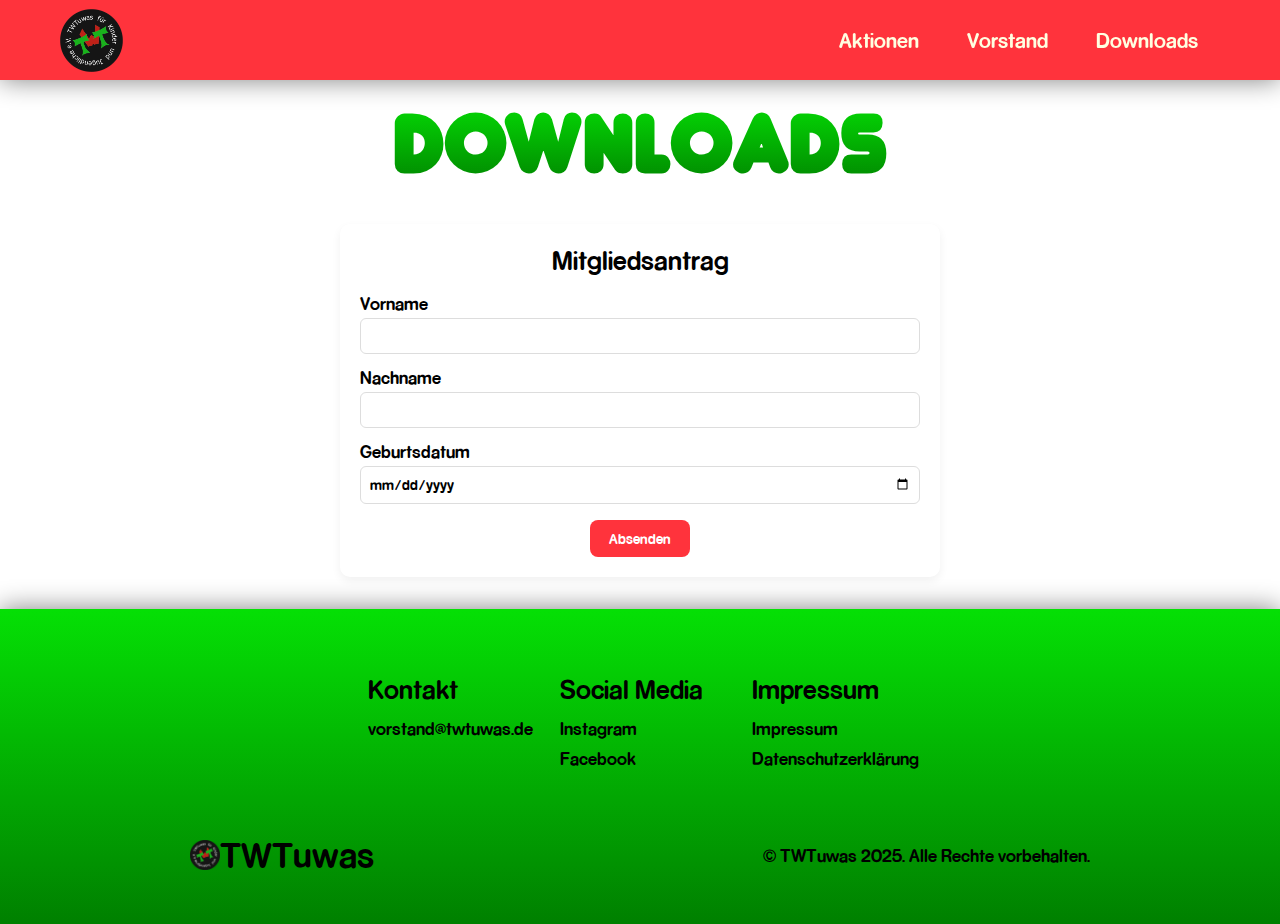
<file: Mitgliedsantrag.html>
<!DOCTYPE html>
<html lang="de">
<head>
    <meta charset="UTF-8">
    <link rel="shortcut icon" type="x-icon" href="images/logo.png">
    <meta name="viewport" content="width=device-width, initial-scale=1.0">
    <title>Twtuwas für Kinder und Jugendliche e.V.</title>
    <link rel="stylesheet" href="styles.css">
</head>
<body>
    <nav class="navbar">
        <div class="navbar__container">
            <a href="/" id="navbar__logo"> <img src="images/logo.png" alt="logo"></a>
            <div class="navbar__toggle" id="mobile-menu">
                <span class="bar"></span>
                <span class="bar"></span>
                <span class="bar"></span>
            </div>
            <ul class="navbar__menu">
                <li class="navbar__item"><a href="index.html#actions" class="navbar__links">Aktionen</a>
                            <ul class="dropdown-ul">
                                <li><a href="Kinderfreizeit.html" class="navbar__links">Kinderfreizeit</a></li>
                                <li><a href="Ferienspiele.html" class="navbar__links">Ferienspiele</a></li>
                                <li><a href="Weihnachtswerkstatt.html" class="navbar__links">Weihnachtswerkstatt</a></li>
                                <li><a href="Ostereggtion.html" class="navbar__links">Ostereggtion</a></li>
                                <li><a href="ATWenT.html" class="navbar__links">ATWenT</a></li>
                                <li><a href="Barfußpfad.html" class="navbar__links">Barfußpfad</a></li>
                                <li><a href="SchloboFeste.html" class="navbar__links">Schloßborner Feste</a></li>
                                <li><a href="Jugendfreizeit.html" class="navbar__links">Jugendfreizeit</a></li>
                            </ul>
                </li>
                <li class="navbar__item">
                    <a href="Vorstand.html" class="navbar__links">Vorstand</a>
                </li>
                <li class="navbar__item">
                    <a href="Downloads.html" class="navbar__links">Downloads</a>
                </li>
            </ul>
        </div>
    </nav>
    </nav>



    

    <div class="headline__aktion">
        <h2>Downloads</h2>
    </div>
    
     <!-- Mitgliedsantrag Formular -->
    <div style="display:flex; justify-content:center; padding:2rem;">
        <form id="mitgliedsantrag" method="post" action="#" style="width:100%; max-width:600px; background:#fff; padding:1.25rem; border-radius:10px; box-shadow:0 4px 10px rgba(0,0,0,0.06);">
            <h2 style="margin-bottom:1rem; text-align:center;">Mitgliedsantrag</h2>

            <label for="vorname" style="display:block; font-weight:600; margin-bottom:0.25rem;">Vorname</label>
            <input id="vorname" name="vorname" type="text" required
                   style="width:100%; padding:0.5rem; margin-bottom:0.75rem; border:1px solid #ddd; border-radius:6px;">

            <label for="nachname" style="display:block; font-weight:600; margin-bottom:0.25rem;">Nachname</label>
            <input id="nachname" name="nachname" type="text" required
                   style="width:100%; padding:0.5rem; margin-bottom:0.75rem; border:1px solid #ddd; border-radius:6px;">

            <label for="geburtsdatum" style="display:block; font-weight:600; margin-bottom:0.25rem;">Geburtsdatum</label>
            <input id="geburtsdatum" name="geburtsdatum" type="date" required
                   style="width:100%; padding:0.5rem; margin-bottom:1rem; border:1px solid #ddd; border-radius:6px;">

            <div style="text-align:center;">
                <button type="submit" style="background:#ff333c; color:#fff; border:none; padding:0.6rem 1.2rem; border-radius:8px; cursor:pointer;">
                    Absenden
                </button>
            </div>
        </form>
    </div>

    




    <div class="footer__container">
            <div class="footer__links">
                <div class="footer__link--wrapper">
                    <div class="footer__link--items">
                        <h2>Kontakt</h2>
                        <a href="mailto:vorstand@twtuwas.de">vorstand@twtuwas.de</a>
                    </div>
                    <div class="footer__link--items">
                        <h2>Social Media</h2>
                        <a href="https://www.instagram.com/twtuwas/" target="_blank">Instagram</a>
                        <a href="https://www.facebook.com/people/TWTuwas-f%C3%BCr-Kinder-und-Jugendliche-eV-Schlo%C3%9Fborn/100064473408652/?locale=de_DE" target="_blank">Facebook</a>
                    </div>
                    <div class="footer__link--items">
                        <h2>Impressum</h2>
                        <a href="Impressum.html" target="_blank">Impressum</a>
                        <a href="Datenschutz.html" target="_blank">Datenschutzerklärung</a>
                    </div>
                </div>
            </div>
            <div class="social__media">
                <div class="social__media--wrap">
                    <div class="footer__logo">
                        <a href="index.html" id="footer__logo"><img src="images/logo.png" alt="logo">
                          TWTuwas 
                        </a>
                    </div>
                    <p class="website__rights">© TWTuwas 2025. Alle Rechte vorbehalten.</p>
                </div>
            </div>
        </div>

    <script src="app.js" ></script>
    
</body>
</html>
</file>
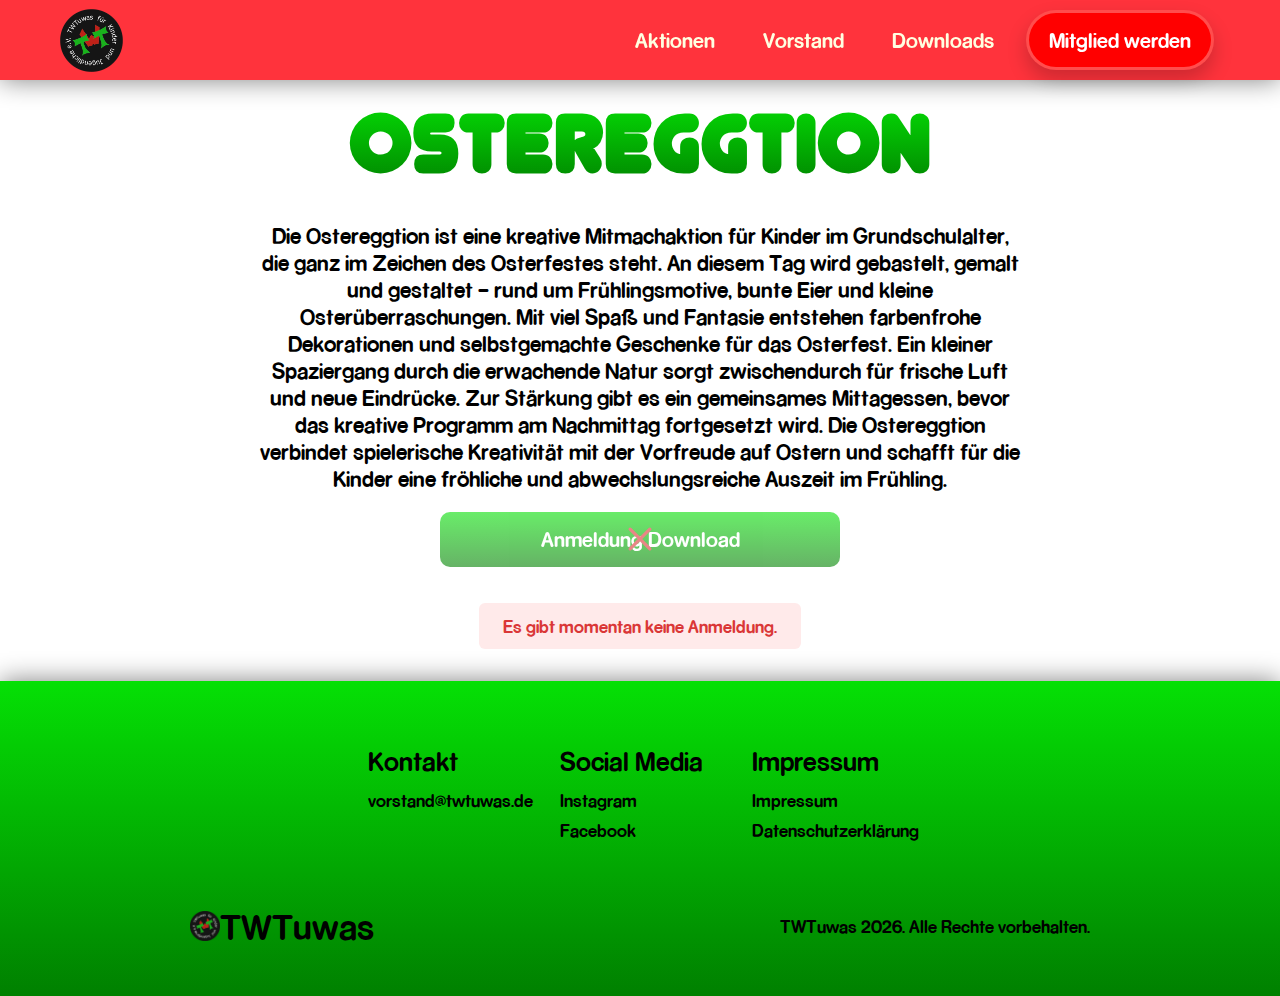
<file: Ostereggtion.html>
<!DOCTYPE html>
<html lang="de">
<head>
    <meta charset="UTF-8">
    <link rel="shortcut icon" type="x-icon" href="images/logo.png">
    <meta name="viewport" content="width=device-width, initial-scale=1.0">
    <title>Twtuwas für Kinder und Jugendliche e.V.</title>
    <link rel="stylesheet" href="styles.css">
</head>
<body>


         <nav class="navbar">
            <div class="navbar__container">
                <a href="/" id="navbar__logo"> <img src="images/logo.png" alt="logo"></a>
                <div class="navbar__toggle" id="mobile-menu">
                    <span class="bar"></span>
                    <span class="bar"></span>
                    <span class="bar"></span>
                </div>
                <ul class="navbar__menu">
                    <li class="navbar__item"><a href="index.html#actions" class="navbar__links">Aktionen</a>
                                <ul class="dropdown-ul">
                                    <li><a href="Kinderfreizeit.html" class="navbar__links">Kinderfreizeit</a></li>
                                    <li><a href="Ferienspiele.html" class="navbar__links">Ferienspiele</a></li>
                                    <li><a href="Weihnachtswerkstatt.html" class="navbar__links">Weihnachtswerkstatt</a></li>
                                    <li><a href="Ostereggtion.html" class="navbar__links">Ostereggtion</a></li>
                                    <li><a href="ATWenT.html" class="navbar__links">ATWenT</a></li>
                                    <li><a href="Barfußpfad.html" class="navbar__links">Barfußpfad</a></li>
                                    <li><a href="SchloboFeste.html" class="navbar__links">Schloßborner Feste</a></li>
                                    <li><a href="Jugendfreizeit.html" class="navbar__links">Jugendfreizeit</a></li>
                                </ul>
                    </li>
                    <li class="navbar__item">
                        <a href="Vorstand.html" class="navbar__links">Vorstand</a>
                    </li>
                    <li class="navbar__item">
                        <a href="Downloads.html" class="navbar__links">Downloads</a>
                    </li>
                    <li class="navbar__item">
                        <a href="/files/Mitgliedsantrag.pdf" class="navbar__links highlight">Mitglied werden</a>
                    </li>
                </ul>
            </div>
        </nav>
        <div class="content">

    
 
    <div class="headline__aktion">
        <h2>Ostereggtion</h2>
    </div>

    <div class="aktion__wrapper">
        <div class="aktion__content">
            <div class="text__box">
                <p>Die Ostereggtion ist eine kreative Mitmachaktion für Kinder im Grundschulalter, die ganz im Zeichen des Osterfestes steht. An diesem Tag 
                    wird gebastelt, gemalt und gestaltet – rund um Frühlingsmotive, bunte Eier und kleine Osterüberraschungen. Mit viel Spaß und Fantasie 
                    entstehen farbenfrohe Dekorationen und selbstgemachte Geschenke für das Osterfest. Ein kleiner Spaziergang durch die erwachende Natur 
                    sorgt zwischendurch für frische Luft und neue Eindrücke. Zur Stärkung gibt es ein gemeinsames Mittagessen, bevor das kreative Programm am 
                    Nachmittag fortgesetzt wird. Die Ostereggtion verbindet spielerische Kreativität mit der Vorfreude auf Ostern und schafft für die Kinder 
                    eine fröhliche und abwechslungsreiche Auszeit im Frühling.
                    </p>
                    
            </div>
        <!--<div class="anmeldung_kifrei--btn">
                 <a href="#" download>Anmeldung Download </a> 
                
            </div>-->
        </div>
    </div>

    <!-- Beispiel für einen deaktivierten Download-Button mit Kreuz -->
    <a href="#" class="anmeldung_kifrei--btn disabled-download" style="position: relative; pointer-events: none; opacity: 0.6; text-decoration: none;">
    Anmeldung Download
    <span style="
        position: absolute;
        left: 50%; top: 50%;
        width: 60%; height: 60%;
        transform: translate(-50%, -50%);
        pointer-events: none;">
        <svg width="100%" height="100%" viewBox="0 0 40 40">
        <line x1="8" y1="8" x2="32" y2="32" stroke="#da3737" stroke-width="4" stroke-linecap="round"/>
        <line x1="32" y1="8" x2="8" y2="32" stroke="#da3737" stroke-width="4" stroke-linecap="round"/>
        </svg>
    </span>
    </a>

    <div class="download__box" style="border-radius: 10px;  text-align: center; margin-bottom: 2rem;">
        <div style="color:#da3737; font-weight:bold; padding:0.75rem 1.5rem; border-radius:6px; background:#ffeaea; margin:1rem auto 0 auto; max-width: 350px; display: inline-block;">
            Es gibt momentan keine Anmeldung.
        </div>
    </div>
   
   

   
        </div><div class="footer__container">
            <div class="footer__links">
                <div class="footer__link--wrapper">
                    <div class="footer__link--items">
                        <h2>Kontakt</h2>
                        <a href="mailto:vorstand@twtuwas.de">vorstand@twtuwas.de</a>
                    </div>
                    <div class="footer__link--items">
                        <h2>Social Media</h2>
                        <a href="https://www.instagram.com/twtuwas/" target="_blank">Instagram</a>
                        <a href="https://www.facebook.com/people/TWTuwas-f%C3%BCr-Kinder-und-Jugendliche-eV-Schlo%C3%9Fborn/100064473408652/?locale=de_DE" target="_blank">Facebook</a>
                    </div>
                    <div class="footer__link--items">
                        <h2>Impressum</h2>
                        <a href="Impressum.html" target="_blank">Impressum</a>
                        <a href="Datenschutz.html" target="_blank">Datenschutzerklärung</a>
                    </div>
                </div>
            </div>
            <div class="social__media">
                <div class="social__media--wrap">
                    <div class="footer__logo">
                        <a href="index.html" id="footer__logo"><img src="images/logo.png" alt="logo">
                          TWTuwas 
                        </a>
                    </div>
                    <p class="website__rights"> TWTuwas 2026. Alle Rechte vorbehalten.</p>
                </div>
            </div>
        </div>

    <script src="app.js" ></script>
</body>
</html>
</file>
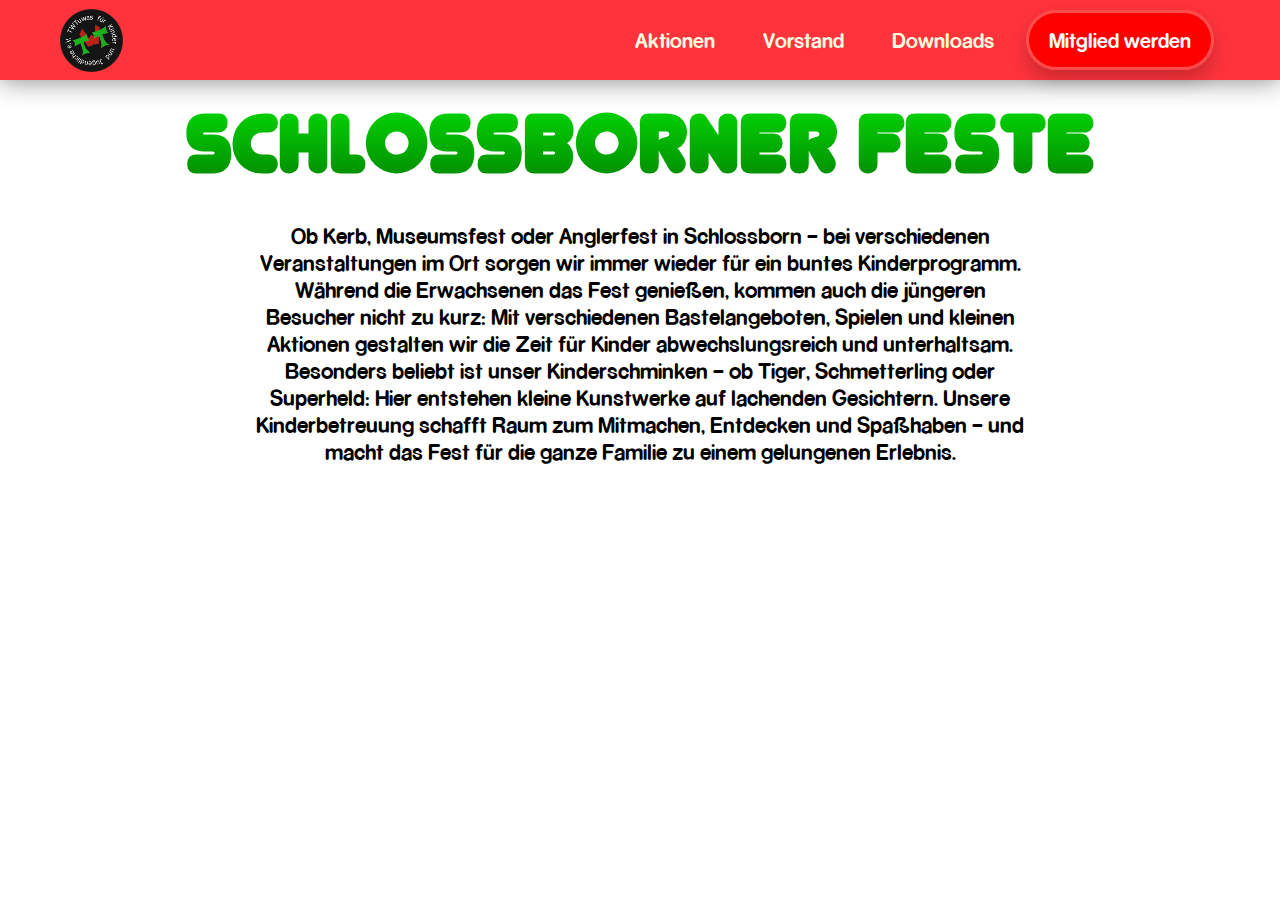
<file: SchloboFeste.html>
<!DOCTYPE html>
<html lang="de">
<head>
    <meta charset="UTF-8">
    <link rel="shortcut icon" type="x-icon" href="images/logo.png">
    <meta name="viewport" content="width=device-width, initial-scale=1.0">
    <title>Twtuwas für Kinder und Jugendliche e.V.</title>
    <link rel="stylesheet" href="styles.css">
</head>
<body>


     <nav class="navbar">
            <div class="navbar__container">
                <a href="/" id="navbar__logo"> <img src="images/logo.png" alt="logo"></a>
                <div class="navbar__toggle" id="mobile-menu">
                    <span class="bar"></span>
                    <span class="bar"></span>
                    <span class="bar"></span>
                </div>
                <ul class="navbar__menu">
                    <li class="navbar__item"><a href="#actions" class="navbar__links">Aktionen</a>
                                <ul class="dropdown-ul">
                                    <li><a href="Kinderfreizeit.html" class="navbar__links">Kinderfreizeit</a></li>
                                    <li><a href="Ferienspiele.html" class="navbar__links">Ferienspiele</a></li>
                                    <li><a href="Weihnachtswerkstatt.html" class="navbar__links">Weihnachtswerkstatt</a></li>
                                    <li><a href="Ostereggtion.html" class="navbar__links">Ostereggtion</a></li>
                                    <li><a href="ATWenT.html" class="navbar__links">ATWenT</a></li>
                                    <li><a href="Barfußpfad.html" class="navbar__links">Barfußpfad</a></li>
                                    <li><a href="SchloboFeste.html" class="navbar__links">Schloßborner Feste</a></li>
                                    <li><a href="Jugendfreizeit.html" class="navbar__links">Jugendfreizeit</a></li>
                                </ul>
                    </li>
                    <li class="navbar__item">
                        <a href="Vorstand.html" class="navbar__links">Vorstand</a>
                    </li>
                    <li class="navbar__item">
                        <a href="Downloads.html" class="navbar__links">Downloads</a>
                    </li>
                    <li class="navbar__item">
                        <a href="Mitgliedsantrag.html" class="navbar__links highlight">Mitglied werden</a>
                    </li>
                </ul>
            </div>
        </nav>

    
 
    <div class="headline__aktion">
        <h2>Schloßborner Feste</h2>
    </div>

    <div class="aktion__wrapper">
        <div class="aktion__content">
            <div class="text__box">
                <p>Ob Kerb, Museumsfest oder Anglerfest in Schlossborn – bei verschiedenen Veranstaltungen im Ort sorgen wir immer wieder für ein buntes 
                    Kinderprogramm. Während die Erwachsenen das Fest genießen, kommen auch die jüngeren Besucher nicht zu kurz: Mit verschiedenen 
                    Bastelangeboten, Spielen und kleinen Aktionen gestalten wir die Zeit für Kinder abwechslungsreich und unterhaltsam. Besonders beliebt 
                    ist unser Kinderschminken – ob Tiger, Schmetterling oder Superheld: Hier entstehen kleine Kunstwerke auf lachenden Gesichtern. Unsere 
                    Kinderbetreuung schafft Raum zum Mitmachen, Entdecken und Spaßhaben – und macht das Fest für die ganze Familie zu einem gelungenen Erlebnis.
                    </p>
                    
            </div>
        </div>
    </div>

  
   
    <div id="footer-placeholder"></div>

    <script src="app.js" ></script>
</body>
</html>
</file>
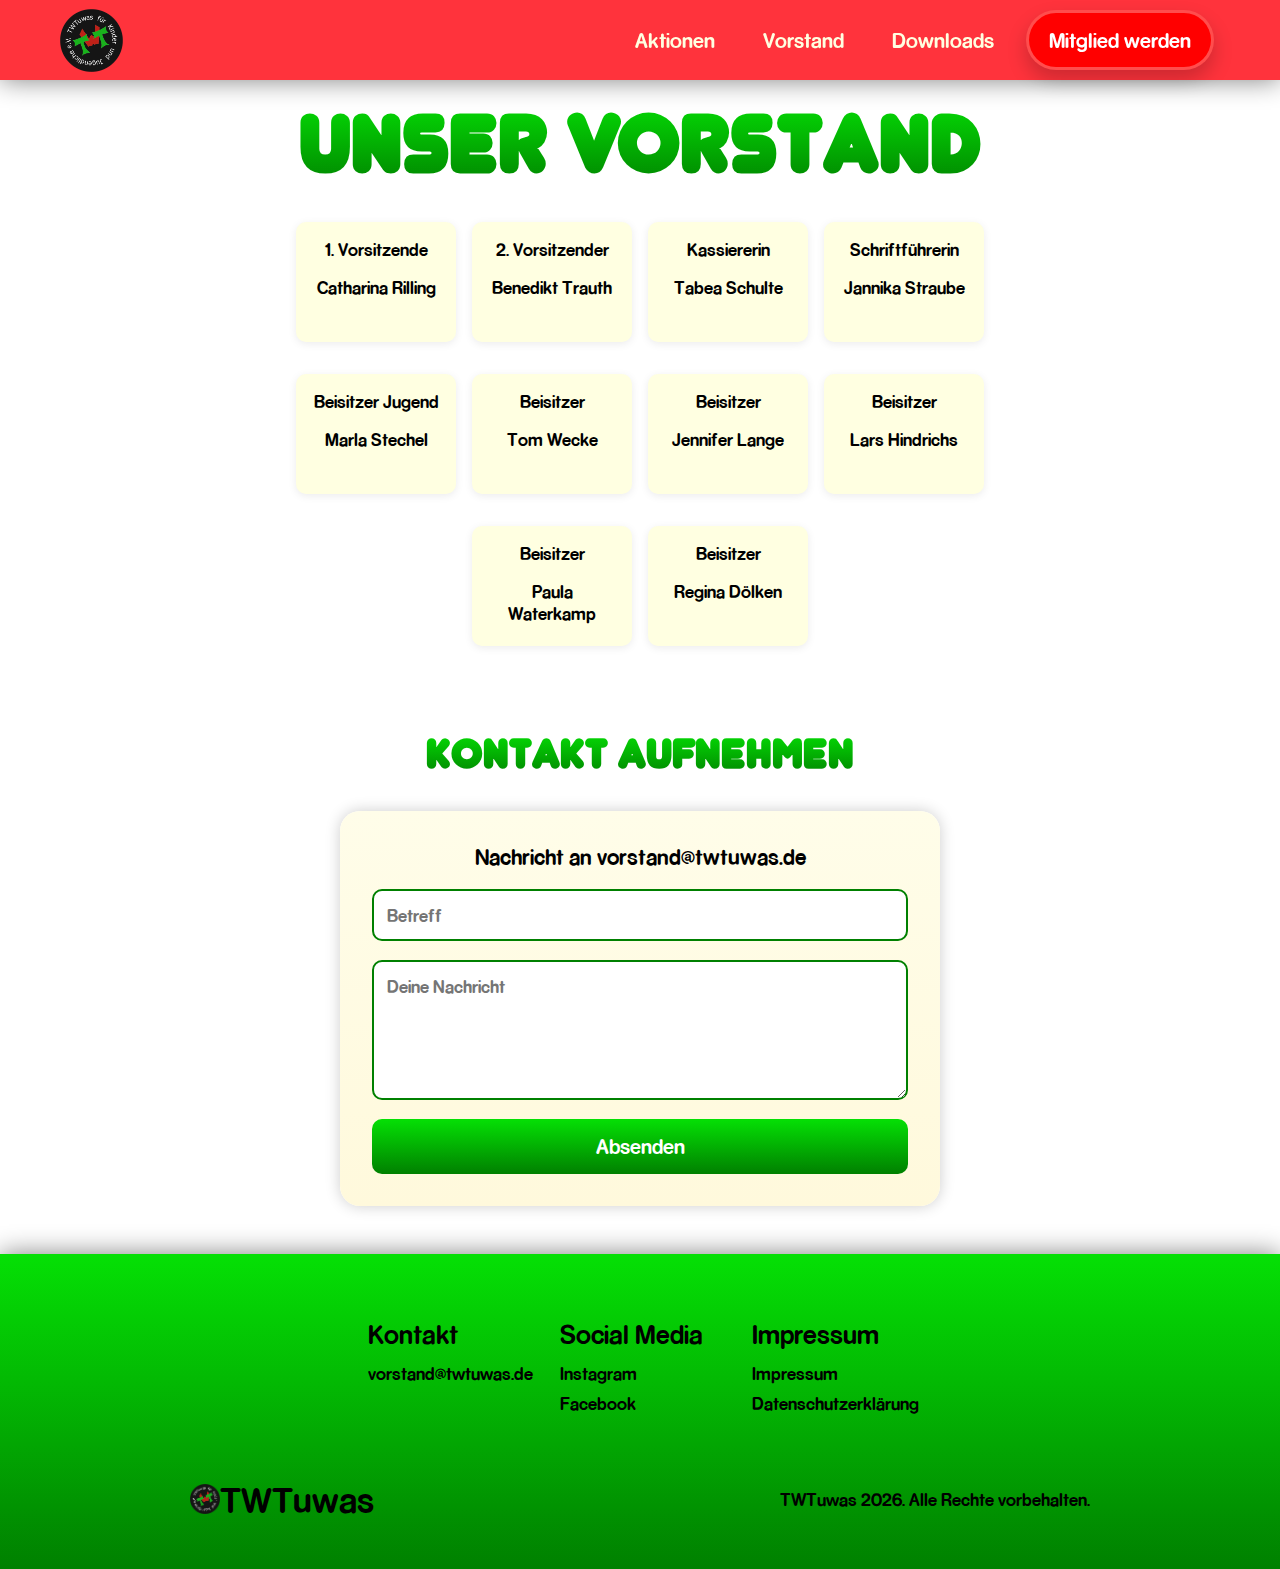
<file: Vorstand.html>
<!DOCTYPE html>
<html lang="de">
<head>
    <meta charset="UTF-8">
    <link rel="shortcut icon" type="x-icon" href="images/logo.png">
    <meta name="viewport" content="width=device-width, initial-scale=1.0">
    <title>Twtuwas für Kinder und Jugendliche e.V.</title>
    <link rel="stylesheet" href="styles.css">
</head>
<body>
         <nav class="navbar">
            <div class="navbar__container">
                <a href="/" id="navbar__logo"> <img src="images/logo.png" alt="logo"></a>
                <div class="navbar__toggle" id="mobile-menu">
                    <span class="bar"></span>
                    <span class="bar"></span>
                    <span class="bar"></span>
                </div>
                <ul class="navbar__menu">
                    <li class="navbar__item"><a href="#actions" class="navbar__links">Aktionen</a>
                                <ul class="dropdown-ul">
                                    <li><a href="Kinderfreizeit.html" class="navbar__links">Kinderfreizeit</a></li>
                                    <li><a href="Ferienspiele.html" class="navbar__links">Ferienspiele</a></li>
                                    <li><a href="Weihnachtswerkstatt.html" class="navbar__links">Weihnachtswerkstatt</a></li>
                                    <li><a href="Ostereggtion.html" class="navbar__links">Ostereggtion</a></li>
                                    <li><a href="ATWenT.html" class="navbar__links">ATWenT</a></li>
                                    <li><a href="Barfußpfad.html" class="navbar__links">Barfußpfad</a></li>
                                    <li><a href="SchloboFeste.html" class="navbar__links">Schloßborner Feste</a></li>
                                    <li><a href="Jugendfreizeit.html" class="navbar__links">Jugendfreizeit</a></li>
                                </ul>
                    </li>
                    <li class="navbar__item">
                        <a href="Vorstand.html" class="navbar__links">Vorstand</a>
                    </li>
                    <li class="navbar__item">
                        <a href="Downloads.html" class="navbar__links">Downloads</a>
                    </li>
                    <li class="navbar__item">
                        <a href="/files/Mitgliedsantrag.pdf" class="navbar__links highlight">Mitglied werden</a>
                    </li>
                </ul>
            </div>
        </nav>
        <div class="content">

    <div class="headline__aktion">
        <h2>Unser Vorstand</h2>
    </div>

    <div class="aktion__wrapper">
        <div class="aktion__content">
            
            <div style="display: flex; flex-wrap: wrap; gap: 1rem; justify-content: center;">
                <div style="background: #ffffe1; border-radius: 10px; box-shadow: 0 2px 8px rgba(0,0,0,0.08); width: 160px; min-height: 120px; padding: 1rem; margin-bottom: 1rem; text-align: center;">
                    <div style="font-weight: bold; margin-bottom: 1rem;">1. Vorsitzende</div>
                    Catharina Rilling
                </div>
                <div style="background: #ffffe1; border-radius: 10px; box-shadow: 0 2px 8px rgba(0,0,0,0.08); width: 160px; min-height: 120px; padding: 1rem; margin-bottom: 1rem; text-align: center;">
                    <div style="font-weight: bold; margin-bottom: 1rem;">2. Vorsitzender</div>
                    Benedikt Trauth
                </div>
                <div style="background: #ffffe1; border-radius: 10px; box-shadow: 0 2px 8px rgba(0,0,0,0.08); width: 160px; min-height: 120px; padding: 1rem; margin-bottom: 1rem; text-align: center;">
                    <div style="font-weight: bold; margin-bottom: 1rem;">Kassiererin</div>
                    Tabea Schulte
                </div>
                 <div style="background: #ffffe1; border-radius: 10px; box-shadow: 0 2px 8px rgba(0,0,0,0.08); width: 160px; min-height: 120px; padding: 1rem; margin-bottom: 1rem; text-align: center;">
                    <div style="font-weight: bold; margin-bottom: 1rem;">Schriftführerin</div>
                    Jannika Straube
                </div>
                 <div style="background: #ffffe1; border-radius: 10px; box-shadow: 0 2px 8px rgba(0,0,0,0.08); width: 160px; min-height: 120px; padding: 1rem; margin-bottom: 1rem; text-align: center;">
                    <div style="font-weight: bold; margin-bottom: 1rem;">Beisitzer Jugend</div>
                    Marla Stechel
                </div>
                 <div style="background: #ffffe1; border-radius: 10px; box-shadow: 0 2px 8px rgba(0,0,0,0.08); width: 160px; min-height: 120px; padding: 1rem; margin-bottom: 1rem; text-align: center;">
                    <div style="font-weight: bold; margin-bottom: 1rem;">Beisitzer</div>
                    Tom Wecke
                </div>
                 <div style="background: #ffffe1; border-radius: 10px; box-shadow: 0 2px 8px rgba(0,0,0,0.08); width: 160px; min-height: 120px; padding: 1rem; margin-bottom: 1rem; text-align: center;">
                    <div style="font-weight: bold; margin-bottom: 1rem;">Beisitzer</div>
                    Jennifer Lange
                </div>
                <div style="background: #ffffe1; border-radius: 10px; box-shadow: 0 2px 8px rgba(0,0,0,0.08); width: 160px; min-height: 120px; padding: 1rem; margin-bottom: 1rem; text-align: center;">
                    <div style="font-weight: bold; margin-bottom: 1rem;">Beisitzer</div>
                    Lars Hindrichs
                </div>
                <div style="background: #ffffe1; border-radius: 10px; box-shadow: 0 2px 8px rgba(0,0,0,0.08); width: 160px; min-height: 120px; padding: 1rem; margin-bottom: 1rem; text-align: center;">
                    <div style="font-weight: bold; margin-bottom: 1rem;">Beisitzer</div>
                    Paula Waterkamp
                </div>
                <div style="background: #ffffe1; border-radius: 10px; box-shadow: 0 2px 8px rgba(0,0,0,0.08); width: 160px; min-height: 120px; padding: 1rem; margin-bottom: 1rem; text-align: center;">
                    <div style="font-weight: bold; margin-bottom: 1rem;">Beisitzer</div>
                    Regina Dölken
                </div>
                
            </div>
        </div>
    </div>

    <div class="kontakt__section">
        <h2>Kontakt aufnehmen</h2>
    
        <div id="kontaktFormularWrapper">
            <form class="kontakt__form" onsubmit="return sendeMail();">
                <p>Nachricht an <strong>vorstand@twtuwas.de</strong></p>
                <input type="text" id="betreff" placeholder="Betreff" required>
                <textarea id="nachricht" placeholder="Deine Nachricht" rows="5" required></textarea>
                <button type="submit">Absenden</button>
            </form>
        </div>
    
        <div id="dankeNachricht" style="display: none;">
            <p>Danke für Ihre Nachricht! Wir werden so schnell wie möglich antworten.</p>
        </div>
    </div>
    
    <script>
        function sendeMail() {
            const betreff = document.getElementById("betreff").value;
            const nachricht = document.getElementById("nachricht").value;
    
            const mailtoLink = `mailto:vorstand@twtuwas.de?subject=${encodeURIComponent(betreff)}&body=${encodeURIComponent(nachricht)}`;
            
            // Öffnet das E-Mail-Programm
            window.location.href = mailtoLink;
    
            // Formular ausblenden und Dankeschön anzeigen
            document.getElementById("kontaktFormularWrapper").style.display = "none";
            document.getElementById("dankeNachricht").style.display = "block";
    
            return false; // verhindert das normale Formular-Absenden
        }
    </script>

        </div><div class="footer__container">
            <div class="footer__links">
                <div class="footer__link--wrapper">
                    <div class="footer__link--items">
                        <h2>Kontakt</h2>
                        <a href="mailto:vorstand@twtuwas.de">vorstand@twtuwas.de</a>
                    </div>
                    <div class="footer__link--items">
                        <h2>Social Media</h2>
                        <a href="https://www.instagram.com/twtuwas/" target="_blank">Instagram</a>
                        <a href="https://www.facebook.com/people/TWTuwas-f%C3%BCr-Kinder-und-Jugendliche-eV-Schlo%C3%9Fborn/100064473408652/?locale=de_DE" target="_blank">Facebook</a>
                    </div>
                    <div class="footer__link--items">
                        <h2>Impressum</h2>
                        <a href="Impressum.html" target="_blank">Impressum</a>
                        <a href="Datenschutz.html" target="_blank">Datenschutzerklärung</a>
                    </div>
                </div>
            </div>
            <div class="social__media">
                <div class="social__media--wrap">
                    <div class="footer__logo">
                        <a href="index.html" id="footer__logo"><img src="images/logo.png" alt="logo">
                          TWTuwas 
                        </a>
                    </div>
                    <p class="website__rights"> TWTuwas 2026. Alle Rechte vorbehalten.</p>
                </div>
            </div>
        </div>

        <script src="app.js" ></script>

</body>
</html>
</file>
<file: styles.css>
@font-face {
    font-family: twt;
    src: url(junegull.ttf);
}
@font-face {
    font-family: twt-text;
    src: url(RockoFLF-Bold.ttf);
}

*{
    box-sizing: border-box;
    margin: 0;
    padding: 0;
    font-family: twt-text;
}

html{
    scroll-behavior: smooth;
    
}

body {
    min-height: 100vh;
    display: flex;
    flex-direction: column;
}

.content {
    flex: 1;
}



.navbar{
    background: #ff333c;
    background-size: 100%;;
    height: 80px;
    display: flex;
    justify-content: center;
    align-items: center;
    font-size: 1.2rem;
    position: sticky;
    top: 0;
    z-index: 1;
    box-shadow: 0 0 25px grey; 
}




.navbar__container{
    display: flex;
     align-items: center;
    justify-content: space-between;
    height: 80px;
    z-index: 1;
    width: 100%;
    max-width: 2000px;
    margin: 0 auto;
    padding: 0 50px;
}

#navbar__logo{
    background-color: red;
    background-image: linear-gradient(to top, green 0%, rgb(5, 224, 5) 100%);
    background-size: 100%;
    -webkit-background-clip: text;
    -moz-background-clip: text;
    -webkit-text-fill-color: transparent;
    -moz-text-fill-color: transparent;
    display: flex;
    align-items: center;
    cursor: pointer;
    text-decoration: none;
    font-size: 2rem;
}

.navbar__container img{
    width: 7vh;
    margin: 10px;
}

.fa-gem{
    margin-right: 0.5rem;
}


.navbar__menu{
    display: flex;
    align-items: center;
    list-style: none;
    text-align: center;
    height: 100%;
    flex-direction: row;
    transition: all 0.3s ease-in-out; /* Glatte Animation */
    overflow: visible; /* Erlaubt Dropdown außerhalb */
}

.navbar__item{
    height: 80px;
    position: relative;
}

.navbar__links{
    color: #ffffe1;
    display: flex;
    align-items: center;
    justify-content: center;
    text-decoration: none;
    padding: 0 1rem;
    height: 100%;
    margin-right: 1rem;
    position: relative;
}

.button{
    display: flex;
    justify-content: center;
    align-items: center;
    text-decoration: none;
    padding: 10px 20px;
    height: 100%;
    width: 100%;
    border: none;
    outline: none;
    border-radius: 4px;
    background: rgb(5, 224, 5);
    color: black;
}

.button:hover{
    background: blue;
    transition: all 0.3s ease;
}

.navbar__links:hover{
    color: #ffffe188;
    transition: all 0.3s ease;
}

/* subtle emphasis for only the 'Mitglied werden' link */
.navbar__links.highlight {
    margin-top: 0.6rem;
  position: relative;
  transition: all 0.3s ease-in-out;
  box-shadow: 0px 10px 20px rgba(0, 0, 0, 0.2);
  padding-inline: 1.25rem;
  background-color: red;
  border-radius: 9999px;
  display: flex;
  align-items: center;
  justify-content: center;
  cursor: pointer;
  color: #ffff;
  font-weight: bold;
  border: 3px solid #ffffff4d;
  outline: none;
  overflow: hidden;
  height: 75%;
  z-index: 1000;

}
.navbar__links.highlight:hover {
    background: rgba(255,255,255,0.25);
    transform: scale(1.05);
  border-color: #fff9;
  z-index: 1000;
}

.dropdown-ul{
    height: 0;
    overflow: hidden;
    background: #ff333c;
    display: flex;
    flex-direction: column;
    position: absolute;
    top: 80px;
    left: 50%;
    transform: translateX(-50%);
    list-style: none;
    border-radius: 0 0 12px 12px;   /* Nur unten abgerundet */
    box-shadow: 0 4px 16px rgba(0,0,0,0.12);
    padding: 0;
    min-width: 200px;
    z-index: 10;
    transition: height 0.3s cubic-bezier(.4,0,.2,1), padding 0.3s cubic-bezier(.4,0,.2,1);
}

.dropdown-ul li{
    height: 70px;
    width: 100%;
}
.navbar__item:hover .dropdown-ul{
    display: flex;
}

/* Dropdown aktiv: Höhe auf Inhalt setzen, Padding sichtbar */
.navbar__item:hover .dropdown-ul,
.navbar__item:focus-within .dropdown-ul {
    height: 384px; /* Passe ggf. an die Anzahl der Einträge an (z.B. 8 Einträge à 48px) */
    padding: 0.5rem 0;
}

@media screen and (max-width: 960px){
    .navbar__container{
        display: flex;
        justify-content: space-between;
        height: 80px;
        z-index: 1;
        width: 100%;
        max-width: 1300px;
        padding: 0;
    }

    .navbar__menu{
        display: grid;
        grid-template-columns: auto;
        margin: 0;
        width: 100%;
        position: absolute;
        top: -1000px;
        opacity: 0;
        transition: all 0.5s ease;
        height: 50vh;
        z-index: -1;
    }

    .navbar__menu.active{
        background: #ff333c;
        top: 80px;
        opacity: 1;
        transition: top 0.5s ease, opacity 0.5s ease; /* Synchronisierte Animation */
        z-index: 0;
        font-size: 1.6rem;
    }

    #navbar__logo{
        padding-left: 25px;
    }

    .navbar__toggle .bar{
        width: 25px;
        height: 3px;
        margin: 5px auto;
        transition: all 0.3s ease-in-out;
        background:#ffffe1;
    }

    .navbar__item{
        width: 100%;
    }

    .navbar__links{
        text-align: center;
        padding: 0;
        width: 100%;
        position: static;
        display: block;
    }

    .navbar__links.highlight {
        margin: 0.6rem auto;
        width: 80%;
    }

    #mobile-menu{
        position: absolute;
        top: 20%;
        right: 5%;
        transform: translate(5%, 20%);
    }


    .button{
        display: flex;
        justify-content: center;
        align-items: center;
        width: 80%;
        height: 80px;
        margin: 0;
    }

    .navbar__toggle .bar{
        display: block;
        cursor: pointer;
    }

    #mobile-menu.is-active .bar:nth-child(2){
        opacity: 0;
    }

    #mobile-menu.is-active .bar:nth-child(1){
        transform: translateY(8px) rotate(45deg);

    }

    #mobile-menu.is-active .bar:nth-child(3){
        transform: translateY(-8px) rotate(-45deg);
        
    }

   

    .navbar__item:hover .dropdown-ul{
        display: none;
    }

}

/*START*/

.main{
    background-color: transparent;
    overflow: hidden;
    position: relative;
    background-position: center;
    background-repeat: no-repeat;
    background-size: cover;
    text-align: center;
    justify-content: center;
    
}



.main__container{
    display: grid;
    grid-template-columns: 1fr 1fr;
    align-items: center;
    justify-self: center;
    margin: 0 auto;
    width: 100%;
    height: 65vh;
    background-color:#00312c;
    background-image: url(images/Background.png);
    background-size: cover;
    z-index: 1;
    padding: 0 50px;


}



.main__content h1{
    font-family: twt;
    font-size: 5rem;
    background-color: #ffffe1;
    /*background-image: linear-gradient(to top, rgb(204, 25, 25) 0%, rgb(231, 52, 52) 100%); */
  
    background-size: 100%;
    -webkit-background-clip: text;
    -moz-background-clip: text;
    -webkit-text-fill-color: transparent;
    -moz-text-fill-color: transparent;
    
}
.main__content h2{
    font-family: twt;
    font-size: 3rem;
    background-color:#ffffe1;
    /*background-image: linear-gradient(to top, rgb(204, 25, 25) 0%, rgb(231, 52, 52) 100%);*/
    background-size: 100%;
    -webkit-background-clip: text;
    -moz-background-clip: text;
    -webkit-text-fill-color: transparent;
    -moz-text-fill-color: transparent;
}

.main__img--container{
    text-align: center;
    
}


#main__img{
    height: 50%;
    width: 50%;
}

@media screen and (max-width: 768px) {
    .main__container{
        display: grid;
        grid-template-columns: auto;
        align-items: center;
        justify-self: center;
        width: 100%;
        margin: 0 auto;
        height: 90vh;
    }

    .main__content{
        text-align: center;
        margin-bottom: 4rem;
    }

    .main__content h1{
        font-size: 2.5rem;
        margin-top: 2rem;
    }

    .main__content h2{
        font-size: 1.5rem;
    }
}

@media screen and (max-width: 480px){
    
    .main__content h1{
        font-size: 2rem;
        margin-top: 3rem;
    }

    .main__content h2{
        font-size: 1rem;
    }

    .main__btn {
        padding: 12px 36px;
        margin: 2.5rem 0;
    }
}

/*actions*/

.actions{
    background: white;
    display: flex;
    flex-direction: column;
    align-items: center;
    margin-bottom: 30px;
}

.actions h1{
    font-family: twt;
    font-size: 5rem;
    margin-top: 5rem;
    margin-bottom: 5rem;
    background-color: red;
    background-image: linear-gradient(to top, green 0%, rgb(5, 224, 5) 100%);
    background-size: 100%;
    -webkit-background-clip: text;
    -moz-background-clip: text;
    -webkit-text-fill-color: transparent;
    -moz-text-fill-color: transparent;
}

.actions__container{
    display: flex;
    justify-content: center;
    flex-wrap: wrap;
    margin-top: 20px;

}

.actions__card{
    margin: 1rem;
    height: 400px;
    width: 400px;
    border-radius: 20px;
    background-color: #ff333c;
    overflow: hidden;
    background-size: cover;
    position: relative;
    color: black;
    box-shadow: 0px 2px 4px rgba(0,0,0,0.4);
}

.actions__card img{
    width: 100%;
    height: auto;
}

.actions h2{
    color: #ffffe1;
    position: absolute;
    font-size: 2rem;
    top: 330px;
    left: 30px;
}

.actions p{
    position: absolute;
    top: 400px;
    left: 30px;
}

.actions__card:hover{
    transform: scale(1.075);
    transition: 0.2s ease-in;
    cursor: pointer;
}



@media screen and (max-width: 1312px) {
   

    .actions h1{
        font-size: 4rem;
        margin-top: 5rem;
    }

    
}









/*Footer*/



.footer__container{
    /*background: linear-gradient(to right, #98FB98 0%, #FF7373 50%, #98FB98 100%);*/
    background-image: linear-gradient(to top, green 0%, rgb(5, 224, 5) 100%);
    padding: 3rem 0;
    display: flex;
    flex-direction: column;
    justify-content: center;
    align-items: center;
    box-shadow: 0 0 25px grey; 
    margin-top: auto;
}

.footer__logo img{
    width: 30px;
    height: 30px;
}

#footer__logo{
    color: black;
    display: flex;
    align-items: center;
    cursor: pointer;
    text-decoration: none;
    font-size: 2rem;
}

.footer__links{
    width: 100%;
    max-width: 1000px;
    display: flex;
    justify-content: center;
}

.footer__link--wrapper{
    display: flex;
}

.footer__link--items{
    display: flex;
    flex-direction: column;
    align-items: flex-start;
    margin: 16px;
    text-align: left;
    width: 160px;
    box-sizing: border-box;
}

.footer__link--items h2{
    margin-bottom: 12px;
}

.footer__link--items > h2{
    color: black;
}

.footer__link--items a{
    color: black;
    text-decoration: none;
    margin-bottom: 0.5rem;
}

.footer__link--items a:hover{
    color: white;
    transition: 0.3s ease-out;
}

.social__icon--link{
    color: white;
    font-size: 24px;
}

.social__media{
    max-width: 1000px;
    width: 100%;
}

.social__media--wrap{
    display: flex;
    justify-content: space-between;
    align-items: center;
    width: 90%;
    max-width: 1000px;
    margin: 40px auto 0 auto;
}

.social__icons{
    display: flex;
    justify-content: space-between;
    align-items: center;
    width: 240px;
}

.social__logo{
    color: white;
    justify-self: flex-start;
    margin-left: 20px;
    cursor: pointer;
    text-decoration: none;
    font-size: 2rem;
    display: flex;
    align-items: center;
    margin-bottom: 16px;
}

@media screen and (max-width: 820px){
    .footer__links{
        padding-top: 2rem;
    }

    #footer__logo{
        margin-bottom: 1rem;
    }

    .website__rights{
        margin-top: 2rem;
    }

    .footer__link--wrapper{
        flex-direction: column;
    }

    .social__media--wrap{
        flex-direction: column;
    }
}

@media screen and (max-width: 280px){
    .footer__link--items{
        margin: 0;
        padding: 10px;
        width: 100%;
    }
}

.bg__img{
  width: 100%;
  height: 50vh;
}

.img{
    width: 100%;
    height: 50vh;
    background-image: url(images/kifrei.jpg);
    background-size: cover;
    background-position: 69%;
    border-radius: 4px;
    
}

/*Aktionen Seiten CSS*/

.headline__aktion{
    text-align: center;
    margin-top: 15px;
    
}

.headline__aktion h2{
    font-size: 6rem;
    font-family: twt;
    background-image: linear-gradient(to top, green 0%, rgb(5, 224, 5) 100%);
    background-size: 100%;
    -webkit-background-clip: text;
    -moz-background-clip: text;
    -webkit-text-fill-color: transparent;
    -moz-text-fill-color: transparent;
    
    
}

.aktion__content{
    width: 60%;

}

.aktion__wrapper{
    display: flex;
    justify-content: center;
    align-items: center;
    margin-bottom: 20px;
    margin-top: 30px;
    background: rgb(255, 255, 255);
}

#kifrei__imgs1{
    max-width: 320px;
    float: left;
    border: 4px solid black;
    border-radius: 10px;
    margin-right: 50px;
    
}

#kifrei__imgs2{
    max-width: 320px;
    float: right;
    border: 4px solid black;
    border-radius: 10px;
    margin-left: 50px;
    
}

.text__box{
    color: black;
    text-align: center;
}

.text__box h2{
    font-size: 3rem;
}

.text__box p{
    font-size: 20px;
}

@media screen and (max-width:768px) {
    #kifrei__imgs1{
        float: none;
        max-width: 280px;
        margin-left: 0px;
        margin-right: 0px;
    }

    #kifrei__imgs2{
        float: none;
        max-width: 280px;
        margin-left: 0px;
        margin-right: 0px;
    }

    .headline__aktion h2{
        font-size: 2.5rem;
    }
}

.news__date__container{
display: flex;
flex-wrap: wrap;

}

.news__container{
    text-align: center;
    flex-basis: 50%;
    padding: 50px;
    font-size: 2rem;
    background-color: red;
    background-image: linear-gradient(to top, green 0%, rgb(5, 224, 5) 100%);
    background-size: 100%;
    -webkit-background-clip: text;
    -moz-background-clip: text;
    -webkit-text-fill-color: transparent;
    -moz-text-fill-color: transparent;
    
}

.news__container h2{
    font-family: twt;
    margin-bottom: 10px;
}

.news{
    border-radius: 10px;
    padding: 20px;
    margin-bottom: 20px;
    text-align: left;
    background-color: rgb(241, 241, 241);
}

.news p{
    margin-top: 10px;
    font-size: 18px;
    -webkit-text-fill-color: black;
    -moz-text-fill-color: black;
}

.news h3{
    font-size: 24px;
    -webkit-text-fill-color: black;
    -moz-text-fill-color: black;
}

#news__datum{
    margin-top: 10px;
    font-size: 15px;
    -webkit-text-fill-color: red;
    -moz-text-fill-color: red;
}

.date__container{
    text-align: center;
    flex-basis: 50%;
    padding: 50px;
    font-size: 2rem;
    background-color: red;
    background-image: linear-gradient(to top, green 0%, rgb(5, 224, 5) 100%);
    background-size: 100%;
    -webkit-background-clip: text;
    -moz-background-clip: text;
    -webkit-text-fill-color: transparent;
    -moz-text-fill-color: transparent;
    
}
 

.date__container h2{
    font-family: twt;
    
}

.date{
    padding: 20px;
    margin-bottom: 20px;
    text-align: center;
    
}

.date p{
    margin-top: 10px;
    font-size: 18px;
    -webkit-text-fill-color: black;
    -moz-text-fill-color: black;
}

.date h3{
    font-size: 24px;
    -webkit-text-fill-color: black;
    -moz-text-fill-color: black;
}

@media screen and (max-width: 800px){

    .news__container{
        flex-basis: 100%;
    }

    .date__container{
        flex-basis: 100%;
    }
    
}

.intro__container{
    display: flex;
    text-align: center;
    padding: 50px;
    font-size: 3rem;
    background-color: red;
    background-image: linear-gradient(to top, green 0%, rgb(5, 224, 5) 100%);
    background-size: 100%;
    -webkit-background-clip: text;
    -moz-background-clip: text;
    -webkit-text-fill-color: transparent;
    -moz-text-fill-color: transparent;
}

.intro h1{
    font-family: twt;
}

.intro p{
    -webkit-text-fill-color: black;
    -moz-text-fill-color: black;
    font-size: 1.5rem;
}

#intro{
    height: 15px;
}

#news{
    height: 15px;
}

.anmeldung_kifrei--btn{
    background-image: linear-gradient(to top, green 0%, rgb(5, 224, 5) 100%);
    color: white;
    padding: 0.9rem;
    border: none;
    border-radius: 10px;
    font-size: 1.2rem;
    font-weight: bold;
    cursor: pointer;
    transition: transform 0.2s ease-in-out;
    font-family: twt-text;
    width: 100%;
    max-width: 400px;
    margin-top: 12px;
}


.anmeldung_kifrei--btn a{
    position: relative;
    z-index: 0;
    color: white;
    text-decoration: none;
}

.anmeldung_kifrei--btn:hover{
    transform: scale(1.075);
    transition: 0.2s ease-in;
    cursor: pointer;
}

.anmeldung_kifrei--btn {
    display: flex;
    justify-content: center;
    align-items: center;
    margin: 20px auto; /* optional: fügt Abstand hinzu */
}

/*Kontaktfeld*/

.kontakt__section {
    padding: 3rem 2rem;
    background: white;
    text-align: center;
    
    
}

.kontakt__section h2 {
    font-size: 3rem;
    font-family: twt;
    background-image: linear-gradient(to top, green 0%, rgb(5, 224, 5) 100%);
    background-size: 100%;
    -webkit-background-clip: text;
    -moz-background-clip: text;
    -webkit-text-fill-color: transparent;
    -moz-text-fill-color: transparent;
    margin-bottom: 2rem;
}

.kontakt__section p {
    font-size: 20px;
}

.kontakt__form {
    max-width: 600px;
    margin: 0 auto;
    display: flex;
    flex-direction: column;
    gap: 1.2rem;
    padding: 2rem;
    background: linear-gradient(180deg, #fffde9 0%, #fff9dc 100%);
    border-radius: 20px;
    box-shadow: 0 0 15px rgba(0,0,0,0.2);
}

.kontakt__form input,
.kontakt__form textarea {
    padding: 0.8rem;
    border: 2px solid #008000;
    border-radius: 10px;
    font-size: 1rem;
    width: 100%;
    box-sizing: border-box;
    background-color: white;
    font-family: twt-text;
    color: #333;
}

.kontakt__form input:focus,
.kontakt__form textarea:focus {
    outline: none;
    border-color: white;
    
}

.kontakt__form button {
    background-image: linear-gradient(to top, green 0%, rgb(5, 224, 5) 100%);
    color: white;
    padding: 0.9rem;
    border: none;
    border-radius: 10px;
    font-size: 1.2rem;
    font-weight: bold;
    cursor: pointer;
    transition: transform 0.2s ease-in-out;
    font-family: twt-text;
}

.kontakt__form button:hover {
    transform: scale(1.05);
    background-image: linear-gradient(to top, rgb(3, 170, 3) 0%, rgb(4, 190, 4) 100%);
}

.kontakt__form .file-label {
    text-align: left;
    font-size: 1rem;
    color: #004d4d;
    margin-top: 0.5rem;
}

.kontakt__form input[type="file"] {
    padding: 0.4rem;
    background-color: #f5fff5;
    border: 2px dashed #008000;
    border-radius: 8px;
}

.kontakt__form p {
    font-size: 20px;
}


/*Teamkarten*/

.container {
   background: white;
    display: flex;
    flex-direction: column;
    align-items: center;
    margin-bottom: 30px;
}


.container h2 {
    font-size: 4rem;
    text-align: center;
    font-family: twt;
    background-image: linear-gradient(to top, green 0%, rgb(5, 224, 5) 100%);
    background-size: 100%;
    -webkit-background-clip: text;
    -moz-background-clip: text;
    -webkit-text-fill-color: transparent;
    -moz-text-fill-color: transparent;
    margin-bottom: 3rem;
    margin-top: 3rem;
}

.team-grid {
 display: flex;
    justify-content: center;
    flex-wrap: wrap;
    margin-top: 20px;
}
 

.team-card {
   margin: 1rem;
    height: 100%;
    width: 300px;
    border-radius: 20px;
    background: linear-gradient(180deg, #fffde9 0%, #fff9dc 100%);
    overflow: hidden;
    background-size: cover;
    position: relative;
    color: black;
    box-shadow: 0px 2px 4px rgba(0,0,0,0.4);
}



.team-card:hover {
  transform: translateY(-6px);
  box-shadow: 0 16px 35px rgba(0, 0, 0, 0.12);
}

.team-card__image {
               /* limit overall size */
  max-height: 300px;
  width: auto;
  background-color: #ffffe1;  /* optional placeholder when aspect ratios differ */
  margin: 10px auto 0;  
  border-radius: 50px;
  border: 4px solid #4b5563;
  display: block;
}


.team-card__content {
  padding: 22px;
}

.team-card__content h2 {
  font-size: 1.4rem;
  color: #166534;
  margin-bottom: 10px;
}

.team-card__content p {
  font-size: 0.98rem;
  color: #4b5563;
  text-align: center;
}
.team-card__content h2 {
   font-size: 2rem;
    text-align: center;
    font-family: twt;
    background-image: linear-gradient(to top, green 0%, rgb(5, 224, 5) 100%);
    background-size: 100%;
    -webkit-background-clip: text;
    -moz-background-clip: text;
    -webkit-text-fill-color: transparent;
    -moz-text-fill-color: transparent;
    margin-top: 0;
    
}
</file>
